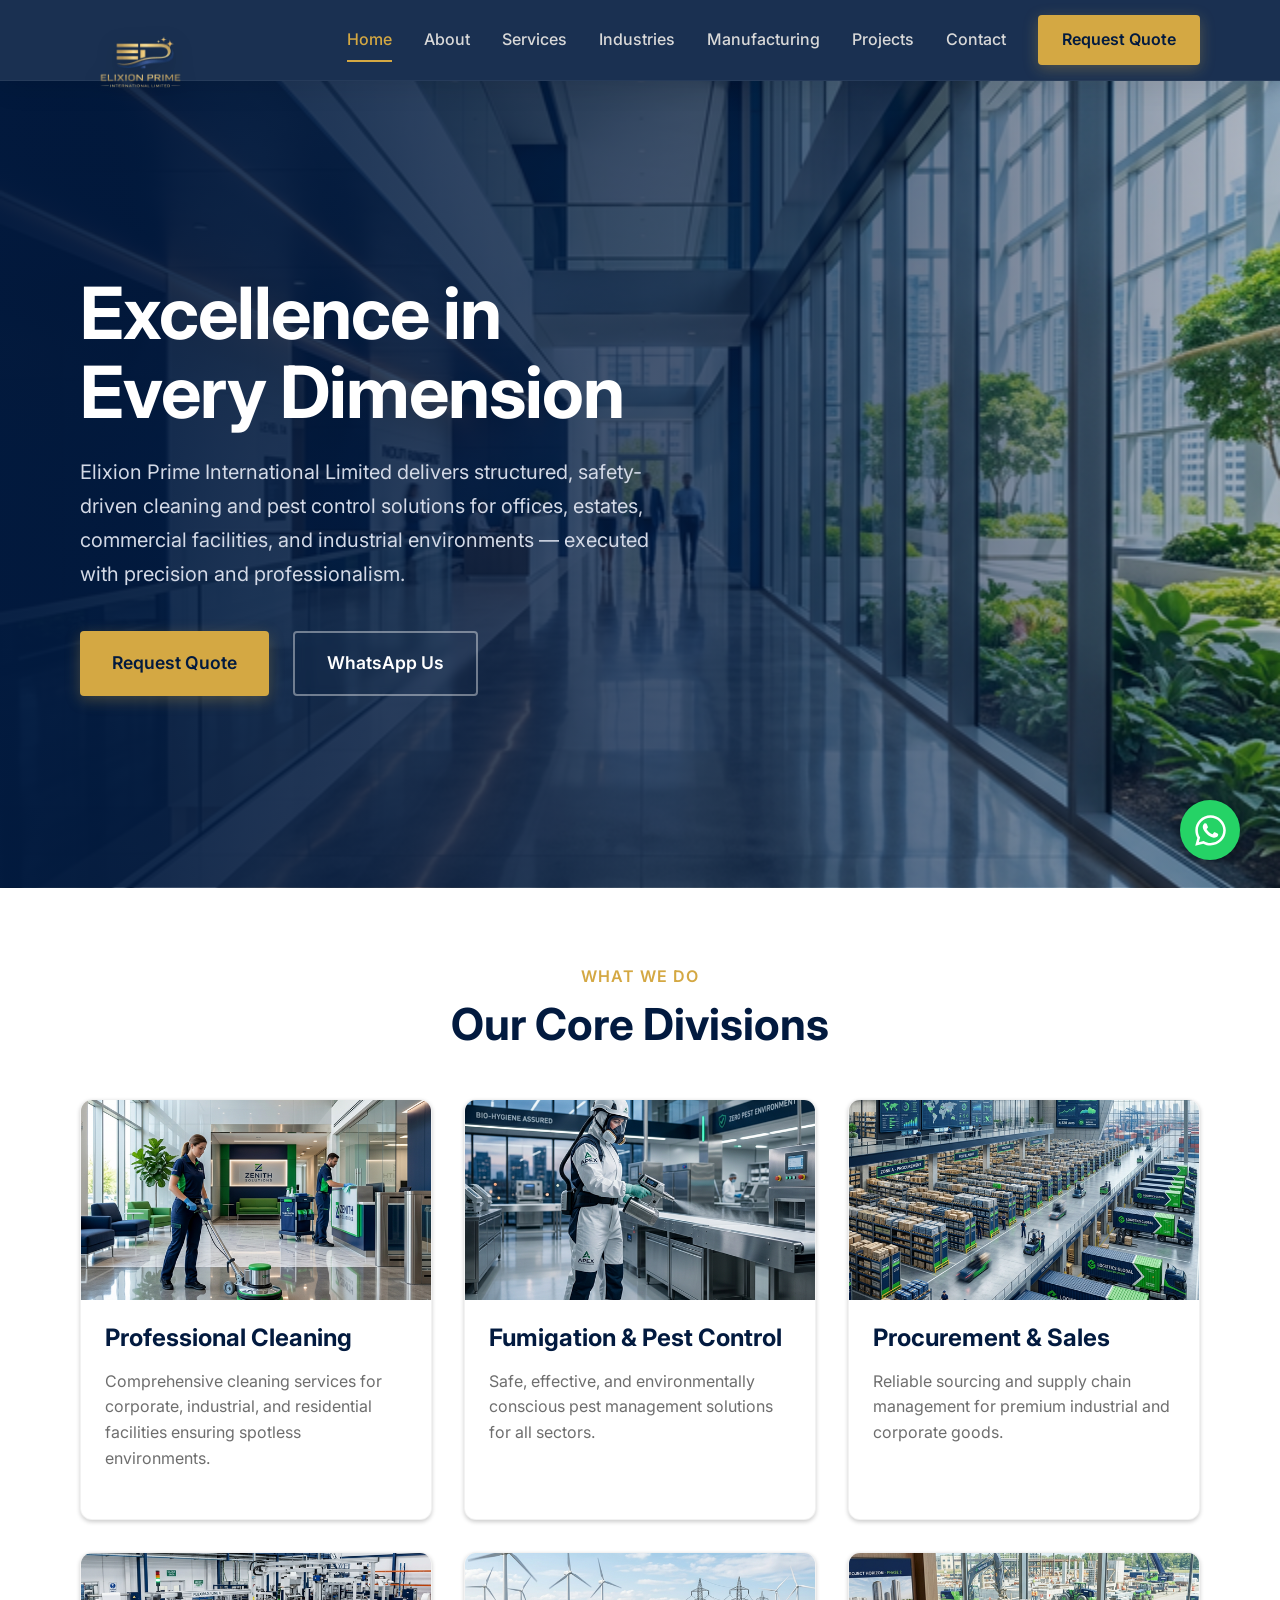
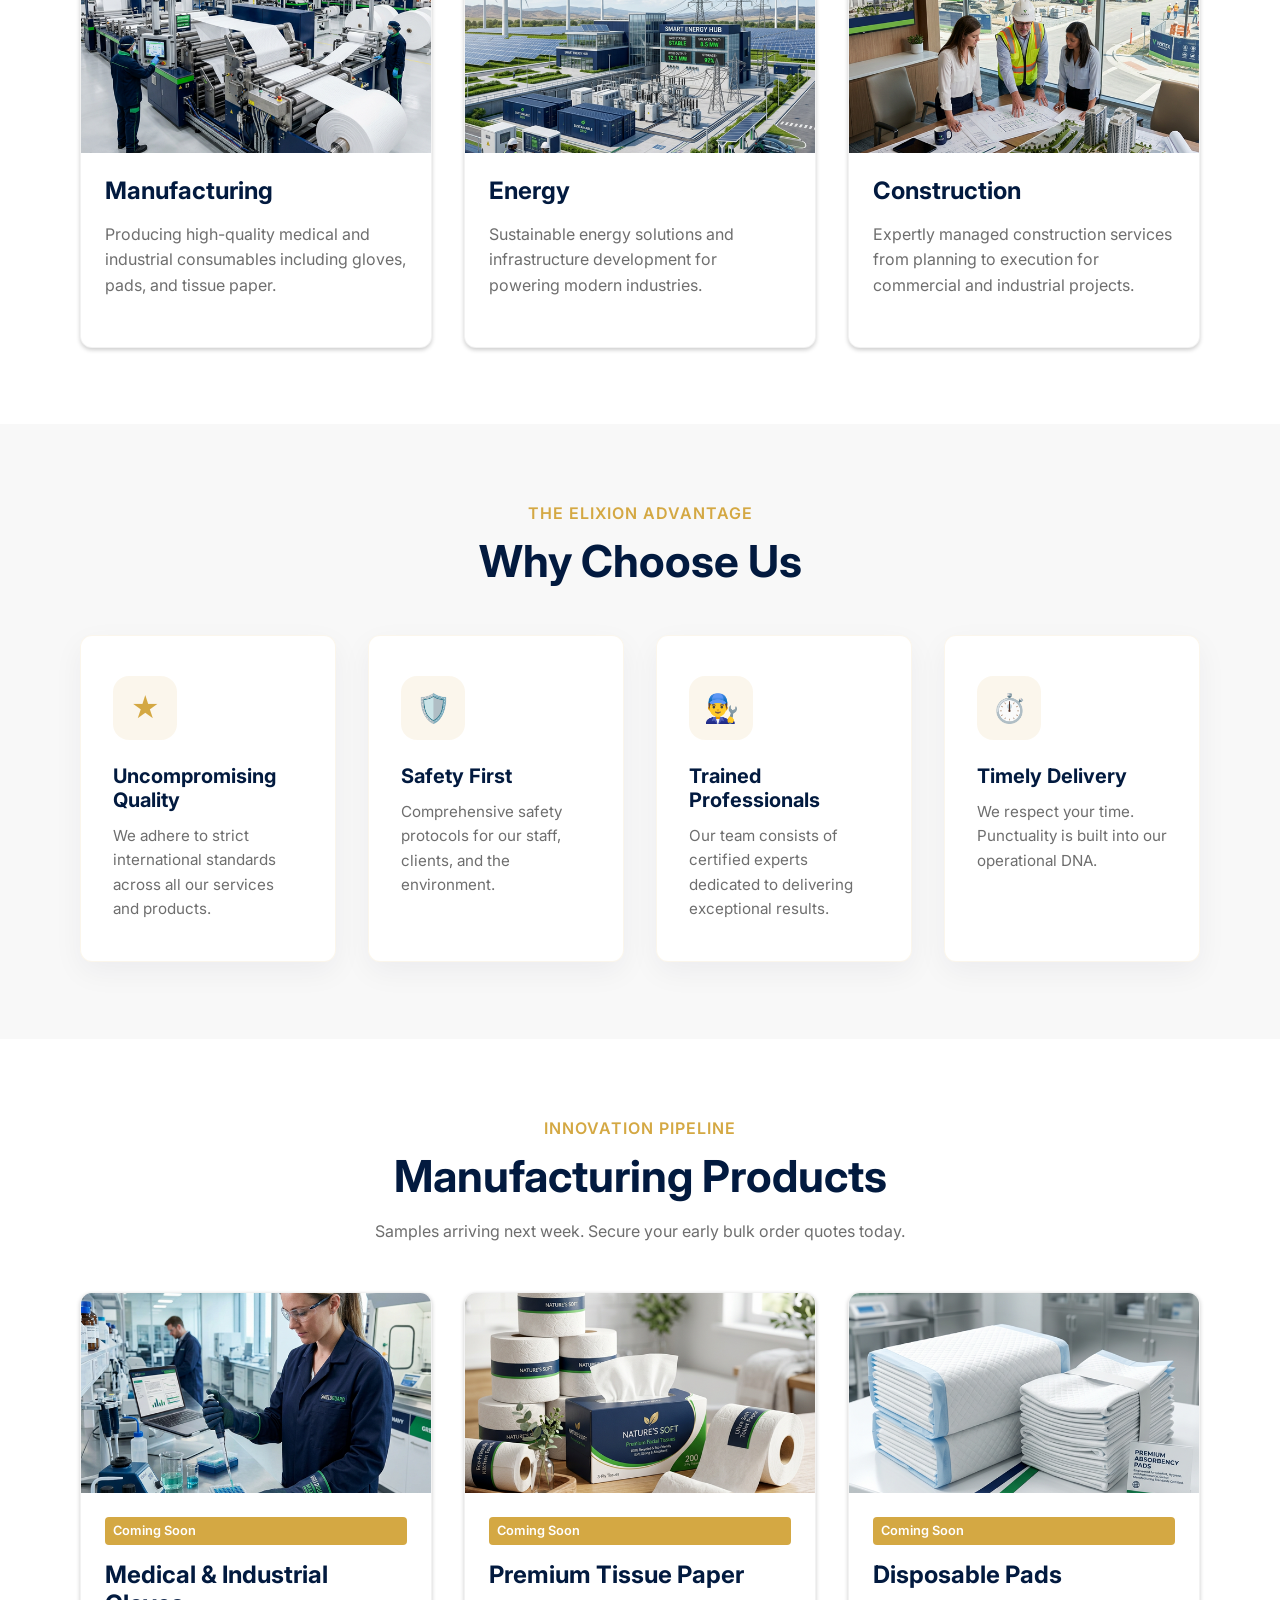
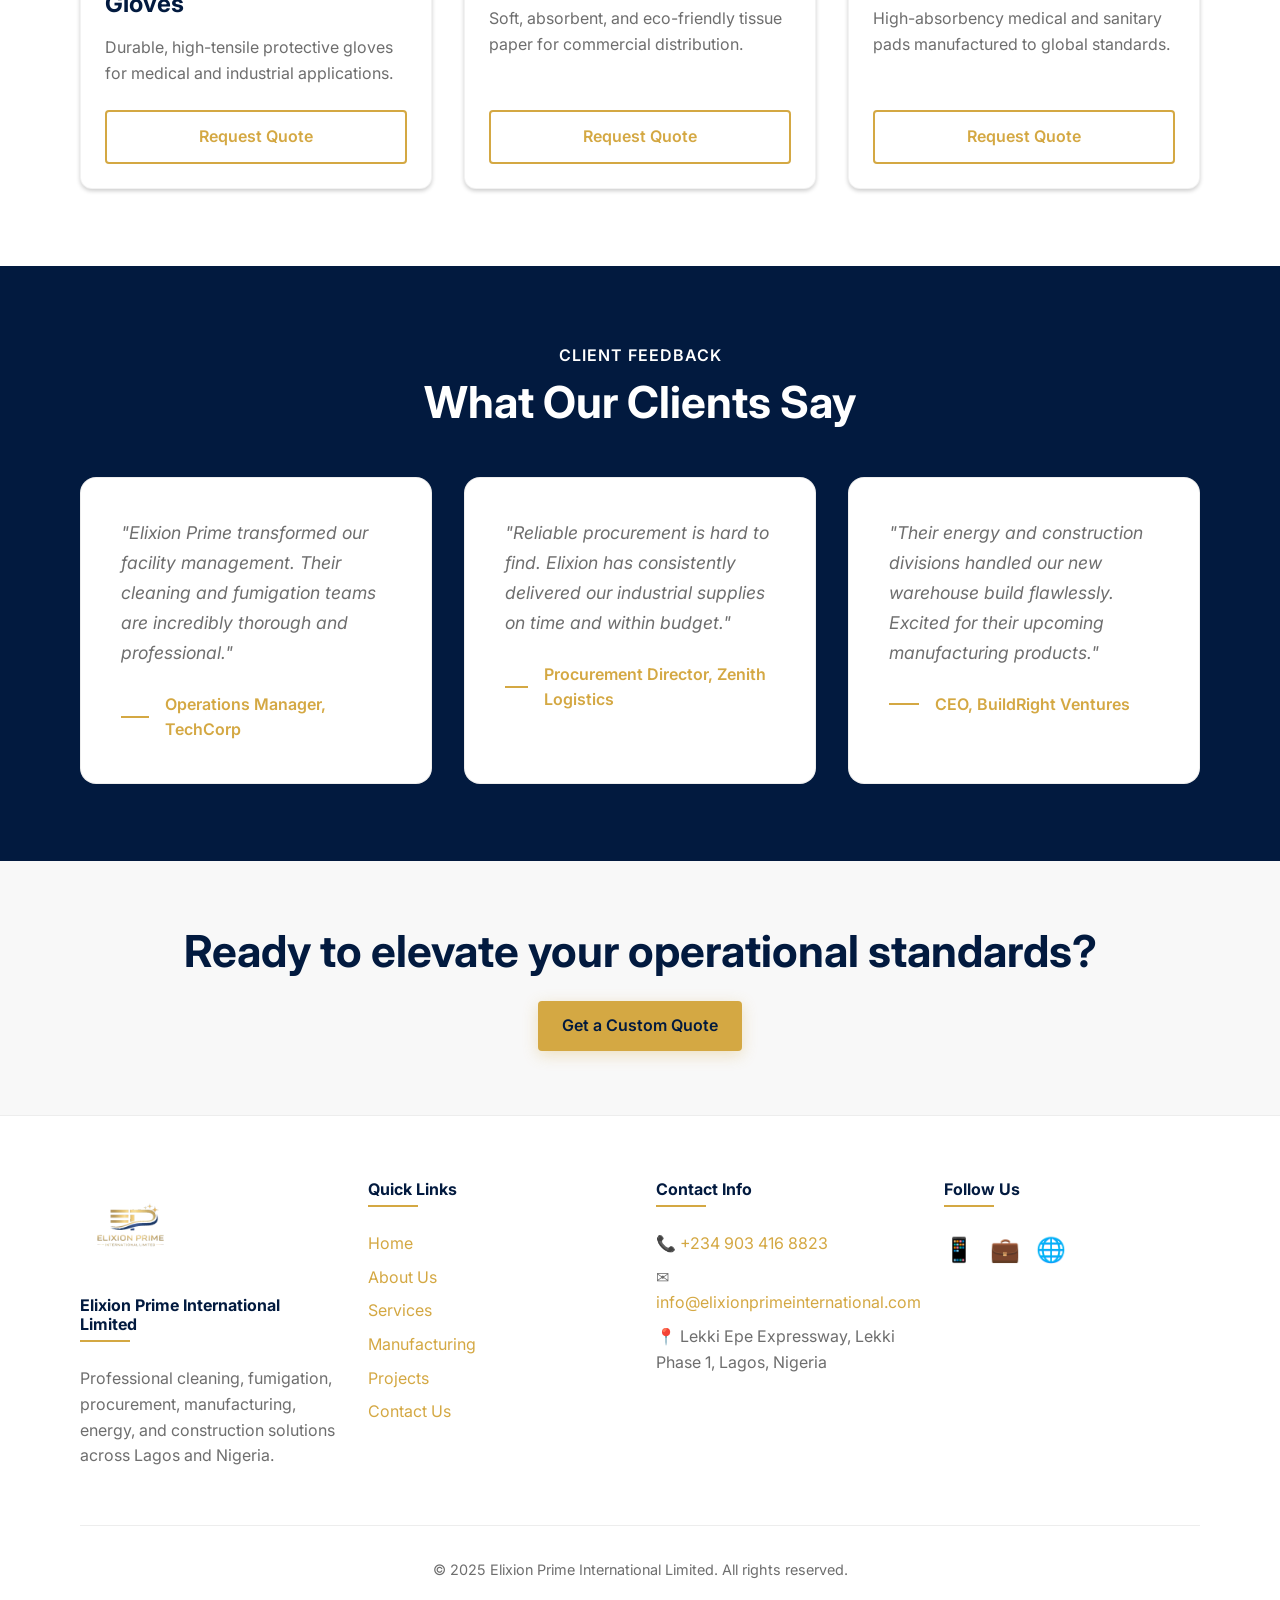
<file: index.html>
<!DOCTYPE html>
<html lang="en">

<head>
  <meta charset="UTF-8">
  <meta name="viewport" content="width=device-width, initial-scale=1.0">
  <title>Elixion Prime International | Cleaning, Procurement & Manufacturing</title>

  <meta name="description"
    content="Elixion Prime provides professional cleaning services, fumigation, procurement, and manufacturing of consumables in Nigeria.">
  <link rel="canonical" href="https://www.elixionprimeinternational.com/">
  <meta property="og:title" content="Elixion Prime International | Cleaning, Procurement & Manufacturing">
  <meta property="og:description"
    content="Elixion Prime provides professional cleaning services, fumigation, procurement, and manufacturing of consumables in Nigeria.">
  <meta property="og:url" content="https://www.elixionprimeinternational.com/">
  <meta property="og:type" content="website">
  <meta property="og:image" content="https://www.elixionprimeinternational.com/logo.png">
  <meta name="twitter:card" content="summary_large_image">
  <meta name="twitter:title" content="Elixion Prime International | Cleaning, Procurement & Manufacturing">
  <meta name="twitter:description"
    content="Elixion Prime provides professional cleaning services, fumigation, procurement, and manufacturing of consumables in Nigeria.">
  <meta name="twitter:image" content="https://www.elixionprimeinternational.com/logo.png">

  <!-- Favicons -->
  <link rel="icon" type="image/x-icon" href="favicon.ico">
  <link rel="icon" type="image/png" sizes="32x32" href="favicon-32x32.png">
  <link rel="icon" type="image/png" sizes="16x16" href="favicon-16x16.png">
  <link rel="apple-touch-icon" sizes="180x180" href="apple-touch-icon.png">
  <link rel="manifest" href="site.webmanifest">

  <!-- Schema Injection -->
  <script src="schema.js" defer></script>

  <link rel="preconnect" href="https://fonts.googleapis.com">
  <link rel="preconnect" href="https://fonts.gstatic.com" crossorigin>
  <link href="https://fonts.googleapis.com/css2?family=Inter:wght@400;500;600;700;800&display=swap" rel="stylesheet">
  <link rel="stylesheet" href="styles.css">
  <link rel="stylesheet" href="components.css">
  
  <!-- Premium Homepage Overrides -->
  <style>
    .hero {
      position: relative;
      background-image: linear-gradient(to right, rgba(2, 26, 63, 0.95) 0%, rgba(2, 26, 63, 0.7) 60%, rgba(2, 26, 63, 0.3) 100%), url('hero-bg.png') !important;
      background-size: cover !important;
      background-position: center !important;
      padding: clamp(8rem, 15vw, 12rem) 0;
      color: var(--color-white) !important;
    }

    .hero-content {
      position: relative;
      z-index: 2;
      max-width: 750px;
    }

    .hero h1 {
      color: var(--color-white) !important;
      font-size: clamp(3rem, 6vw, 4.5rem);
      margin-bottom: 1.5rem;
      letter-spacing: -1px;
      line-height: 1.1;
      text-wrap: balance;
    }

    .hero p {
      font-size: 1.25rem;
      margin-bottom: 2.5rem;
      color: #D3D9E6 !important;
      max-width: 600px;
      line-height: 1.7;
    }

    .hero-btns {
      display: flex;
      gap: 1.5rem;
      flex-wrap: wrap;
    }

    .hero-btns .btn {
      padding: 1rem 2rem;
      font-size: 1.1rem;
    }

    .features-list {
      display: grid;
      grid-template-columns: repeat(auto-fit, minmax(240px, 1fr));
      gap: 2rem;
    }

    .feature-item {
      background: var(--color-white);
      padding: 2.5rem 2rem;
      border-radius: 12px;
      box-shadow: 0 10px 30px rgba(2, 26, 63, 0.05);
      text-align: left;
      position: relative;
      overflow: hidden;
      border: 1px solid rgba(212, 168, 67, 0.1);
      transition: all 0.4s ease;
    }

    .feature-item::before {
      content: '';
      position: absolute;
      top: 0;
      left: 0;
      width: 4px;
      height: 100%;
      background: var(--color-gold);
      transform: scaleY(0);
      transform-origin: bottom;
      transition: transform 0.4s ease;
    }

    .feature-item:hover::before {
      transform: scaleY(1);
      transform-origin: top;
    }

    .feature-icon {
      display: inline-flex;
      align-items: center;
      justify-content: center;
      width: 64px;
      height: 64px;
      border-radius: 16px;
      background: rgba(212, 168, 67, 0.1);
      font-size: 1.75rem;
      color: var(--color-gold);
      margin-bottom: 1.5rem;
    }

    .feature-item h3 {
      font-size: 1.25rem;
      margin-bottom: 0.75rem;
      color: var(--color-primary);
    }
    
    .feature-item p {
      font-size: 0.95rem;
      margin-bottom: 0;
    }

    .testimonials {
      background-color: var(--color-primary) !important;
      color: var(--color-white) !important;
      position: relative;
    }

    .testimonials .section-subtitle,
    .testimonials h2 {
      color: var(--color-white) !important;
    }

    .testimonial-card {
      background: rgba(255, 255, 255, 0.03) !important;
      backdrop-filter: blur(10px);
      padding: 2.5rem;
      border-radius: 16px;
      border: 1px solid rgba(255, 255, 255, 0.08) !important;
      transition: transform 0.4s ease, box-shadow 0.4s ease;
    }

    .testimonial-card:hover {
      transform: translateY(-5px);
      box-shadow: 0 15px 30px rgba(0, 0, 0, 0.2);
      border-color: rgba(212, 168, 67, 0.3) !important;
    }

    .testimonial-text {
      font-size: 1.1rem;
      line-height: 1.7;
      font-style: italic;
      margin-bottom: 1.5rem;
      color: #E0E0E0 !important;
      position: relative;
    }

    .testimonial-author {
      font-weight: 600;
      color: var(--color-gold) !important;
      display: flex;
      align-items: center;
      gap: 1rem;
    }
    
    .testimonial-author::before {
      content: '';
      display: block;
      width: 30px;
      height: 2px;
      background: var(--color-gold);
    }
  </style>
</head>

<body>

  <!-- Header -->
  <header class="header">
    <div class="container nav-container" style="position: relative;">
      <a href="index.html" class="logo"><img src="logo.png" alt="Elixion Prime logo"></a>
      <nav aria-label="Main Navigation">
        <ul class="nav-menu">
          <li><a href="index.html" class="nav-link">Home</a></li>
          <li><a href="about.html" class="nav-link">About</a></li>
          <li><a href="services.html" class="nav-link">Services</a></li>
          <li><a href="industries.html" class="nav-link">Industries</a></li>
          <li><a href="manufacturing.html" class="nav-link">Manufacturing</a></li>
          <li><a href="projects.html" class="nav-link">Projects</a></li>
          <li><a href="contact.html" class="nav-link">Contact</a></li>
          <li><a href="#"
              onclick="window.open(window.buildWaLink('Hello Elixion Prime, I’d like to request a quote. Service: [Cleaning/Fumigation/Procurement/Manufacturing/Energy/Construction]. Location: [ ].'), '_blank'); return false;"
              class="btn btn-primary">Request Quote</a></li>
        </ul>
      </nav>
      <button class="hamburger" aria-expanded="false" aria-label="Toggle navigation">
        &#9776;
      </button>
    </div>
  </header>

  <!-- Hero Section -->
  <section class="hero">
    <div class="container">
      <div class="hero-content">
        <h1>Excellence in Every Dimension</h1>
        <p>Elixion Prime International Limited delivers structured,
          safety-driven cleaning and pest control solutions for offices,
          estates, commercial facilities, and industrial environments — executed with precision and professionalism.
        </p>
        <div class="hero-btns">
          <a href="#"
            onclick="window.open(window.buildWaLink('Hello Elixion Prime, I’d like to request a quote. Service: [Cleaning/Fumigation/Procurement/Manufacturing/Energy/Construction]. Location: [ ].'), '_blank'); return false;"
            class="btn btn-primary">Request Quote</a>
          <a href="https://wa.me/2349034168823" class="btn btn-secondary" target="_blank" rel="noopener">WhatsApp Us</a>
        </div>
      </div>
    </div>
  </section>

  <!-- Our Divisions -->
  <section class="section">
    <div class="container">
      <div class="section-header">
        <span class="section-subtitle">What We Do</span>
        <h2>Our Core Divisions</h2>
      </div>
      <div class="card-grid">
        <a href="services.html" class="card">
          <img src="cleaning-service.png" alt="Cleaning Services" class="card-img" loading="lazy" decoding="async">
          <div class="card-body">
            <h3 class="card-title">Professional Cleaning</h3>
            <p class="card-text">Comprehensive cleaning services for corporate, industrial, and residential facilities
              ensuring spotless environments.</p>
          </div>
        </a>
        <a href="services.html" class="card">
          <img src="fumigation-service.png" alt="Fumigation" class="card-img" loading="lazy" decoding="async">
          <div class="card-body">
            <h3 class="card-title">Fumigation & Pest Control</h3>
            <p class="card-text">Safe, effective, and environmentally conscious pest management solutions for all
              sectors.</p>
          </div>
        </a>
        <a href="services.html" class="card">
          <img src="procurement-service.png" alt="Procurement" class="card-img" loading="lazy" decoding="async">
          <div class="card-body">
            <h3 class="card-title">Procurement & Sales</h3>
            <p class="card-text">Reliable sourcing and supply chain management for premium industrial and corporate
              goods.</p>
          </div>
        </a>
        <a href="manufacturing.html" class="card">
          <img src="manufacturing-service.png" alt="Manufacturing" class="card-img" loading="lazy" decoding="async">
          <div class="card-body">
            <h3 class="card-title">Manufacturing</h3>
            <p class="card-text">Producing high-quality medical and industrial consumables including gloves, pads, and
              tissue paper.</p>
          </div>
        </a>
        <a href="services.html" class="card">
          <img src="energy-service.png" alt="Energy" class="card-img" loading="lazy" decoding="async">
          <div class="card-body">
            <h3 class="card-title">Energy</h3>
            <p class="card-text">Sustainable energy solutions and infrastructure development for powering modern
              industries.</p>
          </div>
        </a>
        <a href="services.html" class="card">
          <img src="construction-service.png" alt="Construction" class="card-img" loading="lazy" decoding="async">
          <div class="card-body">
            <h3 class="card-title">Construction</h3>
            <p class="card-text">Expertly managed construction services from planning to execution for commercial and
              industrial projects.</p>
          </div>
        </a>
      </div>
    </div>
  </section>

  <!-- Why Choose Us -->
  <section class="section" style="background-color: var(--color-off-white);">
    <div class="container">
      <div class="section-header">
        <span class="section-subtitle">The Elixion Advantage</span>
        <h2>Why Choose Us</h2>
      </div>
      <div class="features-list">
        <div class="feature-item">
          <div class="feature-icon">★</div>
          <h3>Uncompromising Quality</h3>
          <p>We adhere to strict international standards across all our services and products.</p>
        </div>
        <div class="feature-item">
          <div class="feature-icon">🛡️</div>
          <h3>Safety First</h3>
          <p>Comprehensive safety protocols for our staff, clients, and the environment.</p>
        </div>
        <div class="feature-item">
          <div class="feature-icon">👨‍🔧</div>
          <h3>Trained Professionals</h3>
          <p>Our team consists of certified experts dedicated to delivering exceptional results.</p>
        </div>
        <div class="feature-item">
          <div class="feature-icon">⏱️</div>
          <h3>Timely Delivery</h3>
          <p>We respect your time. Punctuality is built into our operational DNA.</p>
        </div>
      </div>
    </div>
  </section>

  <!-- Featured Manufacturing Products -->
  <section class="section">
    <div class="container">
      <div class="section-header">
        <span class="section-subtitle">Innovation Pipeline</span>
        <h2>Manufacturing Products</h2>
        <p style="color: var(--color-text-light);">Samples arriving next week. Secure your early bulk order quotes
          today.</p>
      </div>
      <div class="card-grid">
        <div class="card">
          <img src="industrial-gloves.png" alt="Industrial Gloves" class="card-img" loading="lazy" decoding="async">
          <div class="card-body">
            <span class="badge">Coming Soon</span>
            <h3 class="card-title">Medical & Industrial Gloves</h3>
            <p class="card-text">Durable, high-tensile protective gloves for medical and industrial applications.</p>
            <a href="#"
              onclick="window.open(window.buildWaLink('Hello Elixion Prime, I’d like to request a quote. Service: [Cleaning/Fumigation/Procurement/Manufacturing/Energy/Construction]. Location: [ ].'), '_blank'); return false;"
              class="btn btn-outline btn-block">Request Quote</a>
          </div>
        </div>
        <div class="card">
          <img src="tissue-paper.png" alt="Tissue Paper" class="card-img" loading="lazy" decoding="async">
          <div class="card-body">
            <span class="badge">Coming Soon</span>
            <h3 class="card-title">Premium Tissue Paper</h3>
            <p class="card-text">Soft, absorbent, and eco-friendly tissue paper for commercial distribution.</p>
            <a href="#"
              onclick="window.open(window.buildWaLink('Hello Elixion Prime, I’d like to request a quote. Service: [Cleaning/Fumigation/Procurement/Manufacturing/Energy/Construction]. Location: [ ].'), '_blank'); return false;"
              class="btn btn-outline btn-block">Request Quote</a>
          </div>
        </div>
        <div class="card">
          <img src="disposable-pads.png" alt="Disposable Pads" class="card-img" loading="lazy" decoding="async">
          <div class="card-body">
            <span class="badge">Coming Soon</span>
            <h3 class="card-title">Disposable Pads</h3>
            <p class="card-text">High-absorbency medical and sanitary pads manufactured to global standards.</p>
            <a href="#"
              onclick="window.open(window.buildWaLink('Hello Elixion Prime, I’d like to request a quote. Service: [Cleaning/Fumigation/Procurement/Manufacturing/Energy/Construction]. Location: [ ].'), '_blank'); return false;"
              class="btn btn-outline btn-block">Request Quote</a>
          </div>
        </div>
      </div>
    </div>
  </section>

  <!-- Testimonials -->
  <section class="section testimonials">
    <div class="container">
      <div class="section-header">
        <span class="section-subtitle">Client Feedback</span>
        <h2>What Our Clients Say</h2>
      </div>
      <div class="card-grid">
        <div class="testimonial-card premium-animate-up premium-delay-1">
          <p class="testimonial-text">"Elixion Prime transformed our facility management. Their cleaning and fumigation
            teams are incredibly thorough and professional."</p>
          <div class="testimonial-author">Operations Manager, TechCorp</div>
        </div>
        <div class="testimonial-card premium-animate-up premium-delay-2">
          <p class="testimonial-text">"Reliable procurement is hard to find. Elixion has consistently delivered our
            industrial supplies on time and within budget."</p>
          <div class="testimonial-author">Procurement Director, Zenith Logistics</div>
        </div>
        <div class="testimonial-card premium-animate-up premium-delay-3">
          <p class="testimonial-text">"Their energy and construction divisions handled our new warehouse build
            flawlessly. Excited for their upcoming manufacturing products."</p>
          <div class="testimonial-author">CEO, BuildRight Ventures</div>
        </div>
      </div>
    </div>
  </section>

  <!-- Final CTA -->
  <section class="cta-banner" style="background-color: var(--color-off-white) !important; color: var(--color-text-main) !important;">
    <div class="container">
      <h2 style="color: var(--color-navy) !important;">Ready to elevate your operational standards?</h2>
      <a href="#"
        onclick="window.open(window.buildWaLink('Hello Elixion Prime, I’d like to request a quote. Service: [Cleaning/Fumigation/Procurement/Manufacturing/Energy/Construction]. Location: [ ].'), '_blank'); return false;"
        class="btn btn-primary">Get a Custom Quote</a>
    </div>
  </section>

  <!-- Footer -->
  <footer class="footer">
    <div class="container">
      <div class="footer-grid">
        <div class="footer-col">
          <a href="index.html" class="footer-logo"><img src="logo.png" alt="Elixion Prime logo"></a>
          <h4>Elixion Prime International Limited</h4>
          <p>Professional cleaning, fumigation, procurement, manufacturing, energy, and construction solutions across
            Lagos and Nigeria.</p>
        </div>
        <div class="footer-col">
          <h4>Quick Links</h4>
          <ul>
            <li><a href="index.html">Home</a></li>
            <li><a href="about.html">About Us</a></li>
            <li><a href="services.html">Services</a></li>
            <li><a href="manufacturing.html">Manufacturing</a></li>
            <li><a href="projects.html">Projects</a></li>
            <li><a href="contact.html">Contact Us</a></li>
          </ul>
        </div>
        <div class="footer-col">
          <h4>Contact Info</h4>
          <ul>
            <li>&#128222; <a href="tel:+2349034168823">+234 903 416 8823</a></li>
            <li>&#9993; <a href="mailto:info@elixionprimeinternational.com">info@elixionprimeinternational.com</a></li>
            <li>&#128205; Lekki Epe Expressway, Lekki Phase 1, Lagos, Nigeria</li>
          </ul>
        </div>
        <div class="footer-col">
          <h4>Follow Us</h4>
          <div style="display: flex; gap: 1rem; margin-top: 0.5rem;">
            <a href="https://wa.me/2349034168823" target="_blank" rel="noopener" aria-label="WhatsApp"
              style="font-size: 1.5rem;">📱</a>
            <a href="#" aria-label="LinkedIn" style="font-size: 1.5rem;">💼</a>
            <a href="#" aria-label="Facebook" style="font-size: 1.5rem;">🌐</a>
          </div>
        </div>
      </div>
      <div class="footer-bottom">
        <p>&copy; 2025 Elixion Prime International Limited. All rights reserved.</p>
      </div>
    </div>
  </footer>

  <!-- WhatsApp Float -->
  <a href="https://wa.me/2349034168823" class="whatsapp-float" aria-label="Chat with Elixion on WhatsApp"
    target="_blank" rel="noopener">
    <svg xmlns="http://www.w3.org/2000/svg"
      viewBox="0 0 448 512"><!--!Font Awesome Free 6.x.x by @fontawesome - https://fontawesome.com License - https://fontawesome.com/license/free Copyright 2024 Fonticons, Inc.-->
      <path
        d="M380.9 97.1C339 55.1 283.2 32 223.9 32c-122.4 0-222 99.6-222 222 0 39.1 10.2 77.3 29.6 111L0 480l117.7-30.9c32.4 17.7 68.9 27 106.1 27h.1c122.3 0 224.1-99.6 224.1-222 0-59.3-25.2-115-67.1-157.1zm-157 341.6c-33.2 0-65.7-8.9-94-25.7l-6.7-4-69.8 18.3L72 359.2l-4.4-7c-18.5-29.4-28.2-63.3-28.2-98.2 0-101.7 82.8-184.5 184.6-184.5 49.3 0 95.6 19.2 130.4 54.1 34.8 34.9 56.2 81.2 56.1 130.5 0 101.8-84.9 184.6-186.6 184.6zm101.2-138.2c-5.5-2.8-32.8-16.2-37.9-18-5.1-1.9-8.8-2.8-12.5 2.8-3.7 5.6-14.3 18-17.6 21.8-3.2 3.7-6.5 4.2-12 1.4-32.6-16.3-54-29.1-75.5-66-5.7-9.8 5.7-9.1 16.3-30.3 1.8-3.7.9-6.9-.5-9.7-1.4-2.8-12.5-30.1-17.1-41.2-4.5-10.8-9.1-9.3-12.5-9.5-3.2-.2-6.9-.2-10.6-.2-3.7 0-9.7 1.4-14.8 6.9-5.1 5.6-19.4 19-19.4 46.3 0 27.3 19.9 53.7 22.6 57.4 2.8 3.7 39.1 59.7 94.8 83.8 35.2 15.2 49 16.5 66.6 13.9 10.7-1.6 32.8-13.4 37.4-26.4 4.6-13 4.6-24.1 3.2-26.4-1.3-2.5-5-3.9-10.5-6.6z" />
    </svg>
  </a>

  <script type="module" src="whatsapp.js" defer></script>
  <script src="main.js" defer></script>
  
  <!-- Premium Enhancements & Animations -->
  <style>
    /* 
    1. Premium Header Layout & Breakout Logo Positioning 
    */
    .header {
        background: rgba(2, 26, 63, 0.9) !important;
        backdrop-filter: blur(12px);
        -webkit-backdrop-filter: blur(12px);
        border-bottom: 1px solid rgba(255, 255, 255, 0.05);
        box-shadow: 0 4px 30px rgba(0, 0, 0, 0.1);
        position: sticky;
        top: 0;
        z-index: 1000;
    }

    .logo {
        position: relative;
        display: flex;
        align-items: center;
        height: 80px; /* matches nav-container */
        width: 140px; /* space strictly for logo */
    }

    .logo img {
        position: absolute;
        top: 20px; /* Push slightly down so it overlaps creatively below the 80px header */
        height: 120px !important;
        transition: transform 0.4s cubic-bezier(0.175, 0.885, 0.32, 1.275), filter 0.3s !important;
        transform-origin: top left;
        filter: drop-shadow(0 4px 10px rgba(0,0,0,0.3));
        z-index: 1001; /* Stay above hero */
    }

    /* Small screens: tone down logo overlap */
    @media (max-width: 768px) {
        .logo img {
            height: 80px !important;
            top: 50%;
            transform: translateY(-50%) !important;
        }
    }

    .footer-logo img {
        height: 100px !important;
        transition: transform 0.4s cubic-bezier(0.175, 0.885, 0.32, 1.275) !important;
        transform-origin: center center;
    }

        .logo img {
        /* Premium Background Hover Mechanics */
        border-radius: 100px;
        padding: 0;
        transition: transform 0.4s cubic-bezier(0.175, 0.885, 0.32, 1.275), filter 0.3s, background-color 0.4s, padding 0.4s !important;
    }

    .logo img:hover {
        transform: scale(1.05) !important;
        background-color: #ffffff;
        padding: 10px;
        box-shadow: 0 8px 25px rgba(0,0,0,0.15);
    }
    
    .footer-logo img:hover {
        transform: scale(1.05) !important;
    }

    /* 2. Advanced Button "Shine" Animation */
    .btn-primary {
        background: var(--color-gold) !important;
        color: var(--color-primary) !important;
        position: relative;
        overflow: hidden;
        z-index: 1;
        transform-style: preserve-3d;
        border: none;
        box-shadow: 0 4px 15px rgba(212, 168, 67, 0.3);
    }

    .btn-primary:hover {
        transform: translateY(-2px);
        box-shadow: 0 8px 25px rgba(212, 168, 67, 0.4);
    }

    .btn-primary::after {
        content: '';
        position: absolute;
        top: 0;
        left: -100%;
        width: 50%;
        height: 100%;
        background: linear-gradient(to right, rgba(255, 255, 255, 0) 0%, rgba(255, 255, 255, 0.5) 50%, rgba(255, 255, 255, 0) 100%);
        transform: skewX(-25deg);
        animation: shine 4s infinite;
        z-index: -1;
    }

    .hero .btn-secondary {
        border-color: rgba(255,255,255,0.4) !important;
        color: #fff !important;
        backdrop-filter: blur(4px);
    }
    
    .hero .btn-secondary:hover {
        background: #fff !important;
        color: var(--color-primary) !important;
    }

    @keyframes shine {
        0% { left: -100%; }
        20% { left: 200%; }
        100% { left: 200%; }
    }

    /* 3. Advanced Card 3D Hover & Micro-interactions */
    .card {
        transition: transform 0.5s cubic-bezier(0.175, 0.885, 0.32, 1.275), box-shadow 0.5s ease;
        will-change: transform;
        border: 1px solid rgba(0,0,0,0.05);
        border-radius: 12px;
        overflow: hidden;
    }
    
    .card .card-img {
        transition: transform 0.6s ease;
    }

    .card:hover {
        transform: translateY(-10px);
        box-shadow: 0 20px 40px rgba(2, 26, 63, 0.08), 0 5px 15px rgba(2, 26, 63, 0.05);
        border-color: rgba(212, 168, 67, 0.3);
    }
    
    .card:hover .card-img {
        transform: scale(1.05);
    }

    /* 4. Scroll Animations */
    .premium-animate-up {
        opacity: 0;
        transform: translateY(40px);
        transition: opacity 0.8s cubic-bezier(0.25, 0.46, 0.45, 0.94),
            transform 0.8s cubic-bezier(0.25, 0.46, 0.45, 0.94);
        will-change: opacity, transform;
    }

    .premium-animate-up.is-visible {
        opacity: 1;
        transform: translateY(0);
    }

    .premium-delay-1 { transition-delay: 0.1s; }
    .premium-delay-2 { transition-delay: 0.2s; }
    .premium-delay-3 { transition-delay: 0.3s; }
    .premium-delay-4 { transition-delay: 0.4s; }

    html {
        scroll-behavior: smooth;
    }
    
    .card-img {
        background: var(--color-off-white);
    }
  </style>

  <script>
    document.addEventListener("DOMContentLoaded", () => {
        // Setup Elements for Animation
        const targets = document.querySelectorAll('.section-subtitle, h2, .card, .feature-item, .testimonial-card');

        targets.forEach((el, index) => {
            el.classList.add('premium-animate-up');
            // Staggered delay logic
            if (el.parentElement && (el.parentElement.classList.contains('card-grid') || el.parentElement.classList.contains('features-list'))) {
                const siblingIndex = Array.from(el.parentElement.children).indexOf(el);
                const delayClass = 'premium-delay-' + ((siblingIndex % 4) + 1);
                el.classList.add(delayClass);
            }
        });

        const observerOptions = {
            root: null,
            rootMargin: '0px 0px -10% 0px',
            threshold: 0.1
        };

        const observer = new IntersectionObserver((entries, observer) => {
            entries.forEach(entry => {
                if (entry.isIntersecting) {
                    entry.target.classList.add('is-visible');
                    observer.unobserve(entry.target);
                }
            });
        }, observerOptions);

        document.querySelectorAll('.premium-animate-up').forEach(el => {
            const rect = el.getBoundingClientRect();
            if (rect.top < window.innerHeight) {
                setTimeout(() => { el.classList.add('is-visible'); }, 50);
            } else {
                observer.observe(el);
            }
        });
    });
  </script>
</body>

</html>
</file>
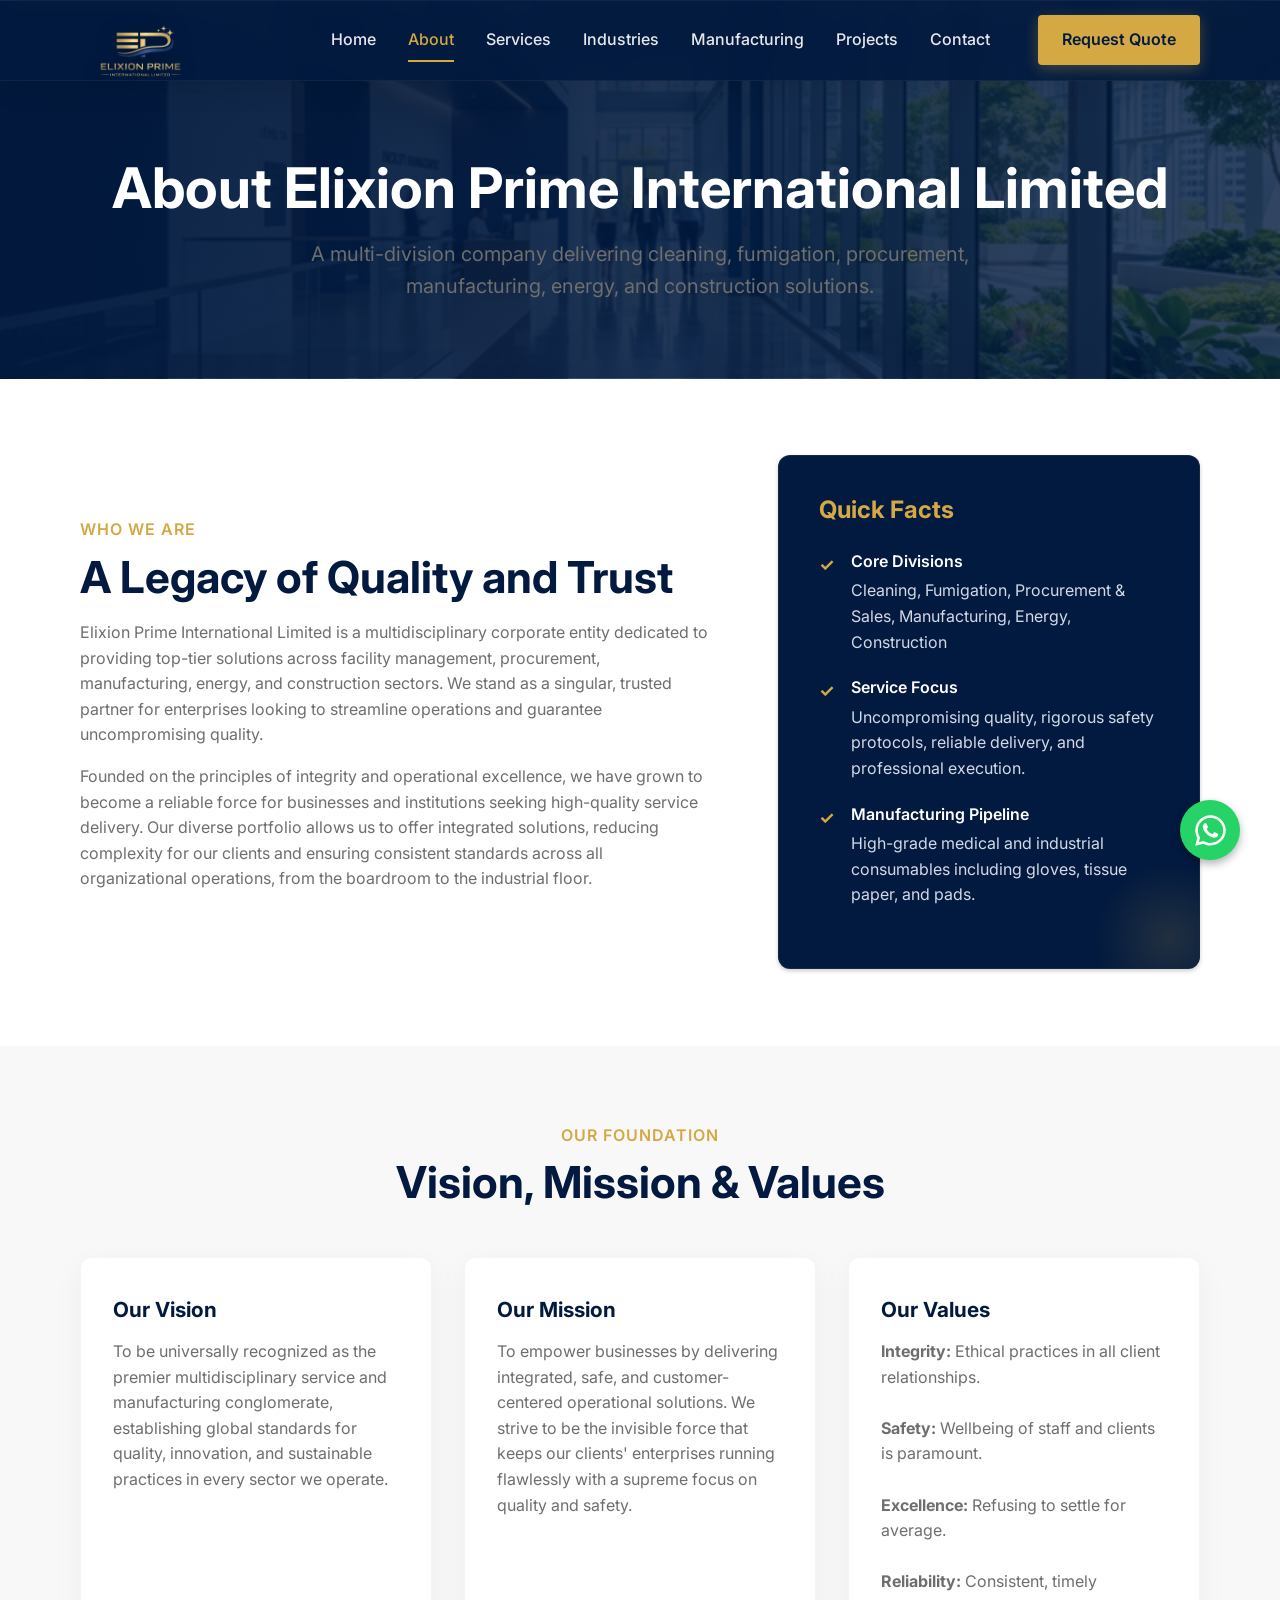
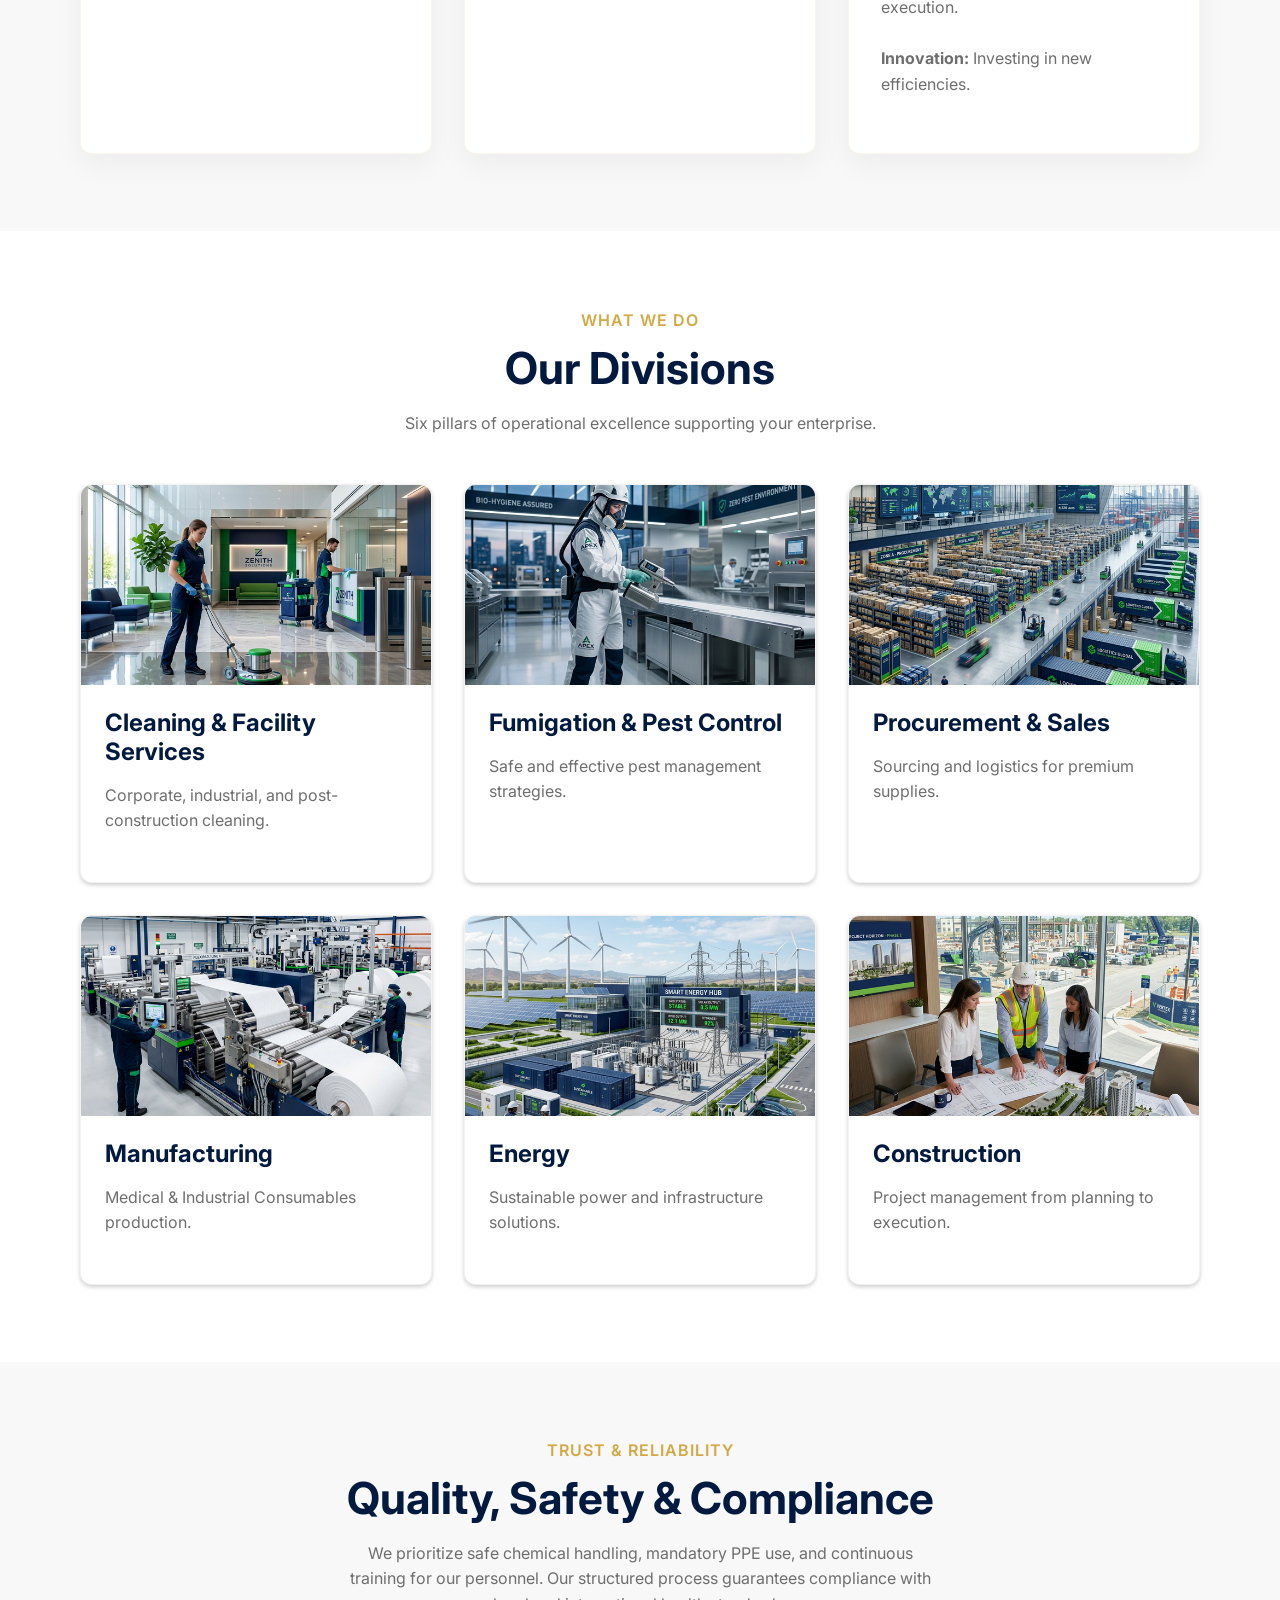
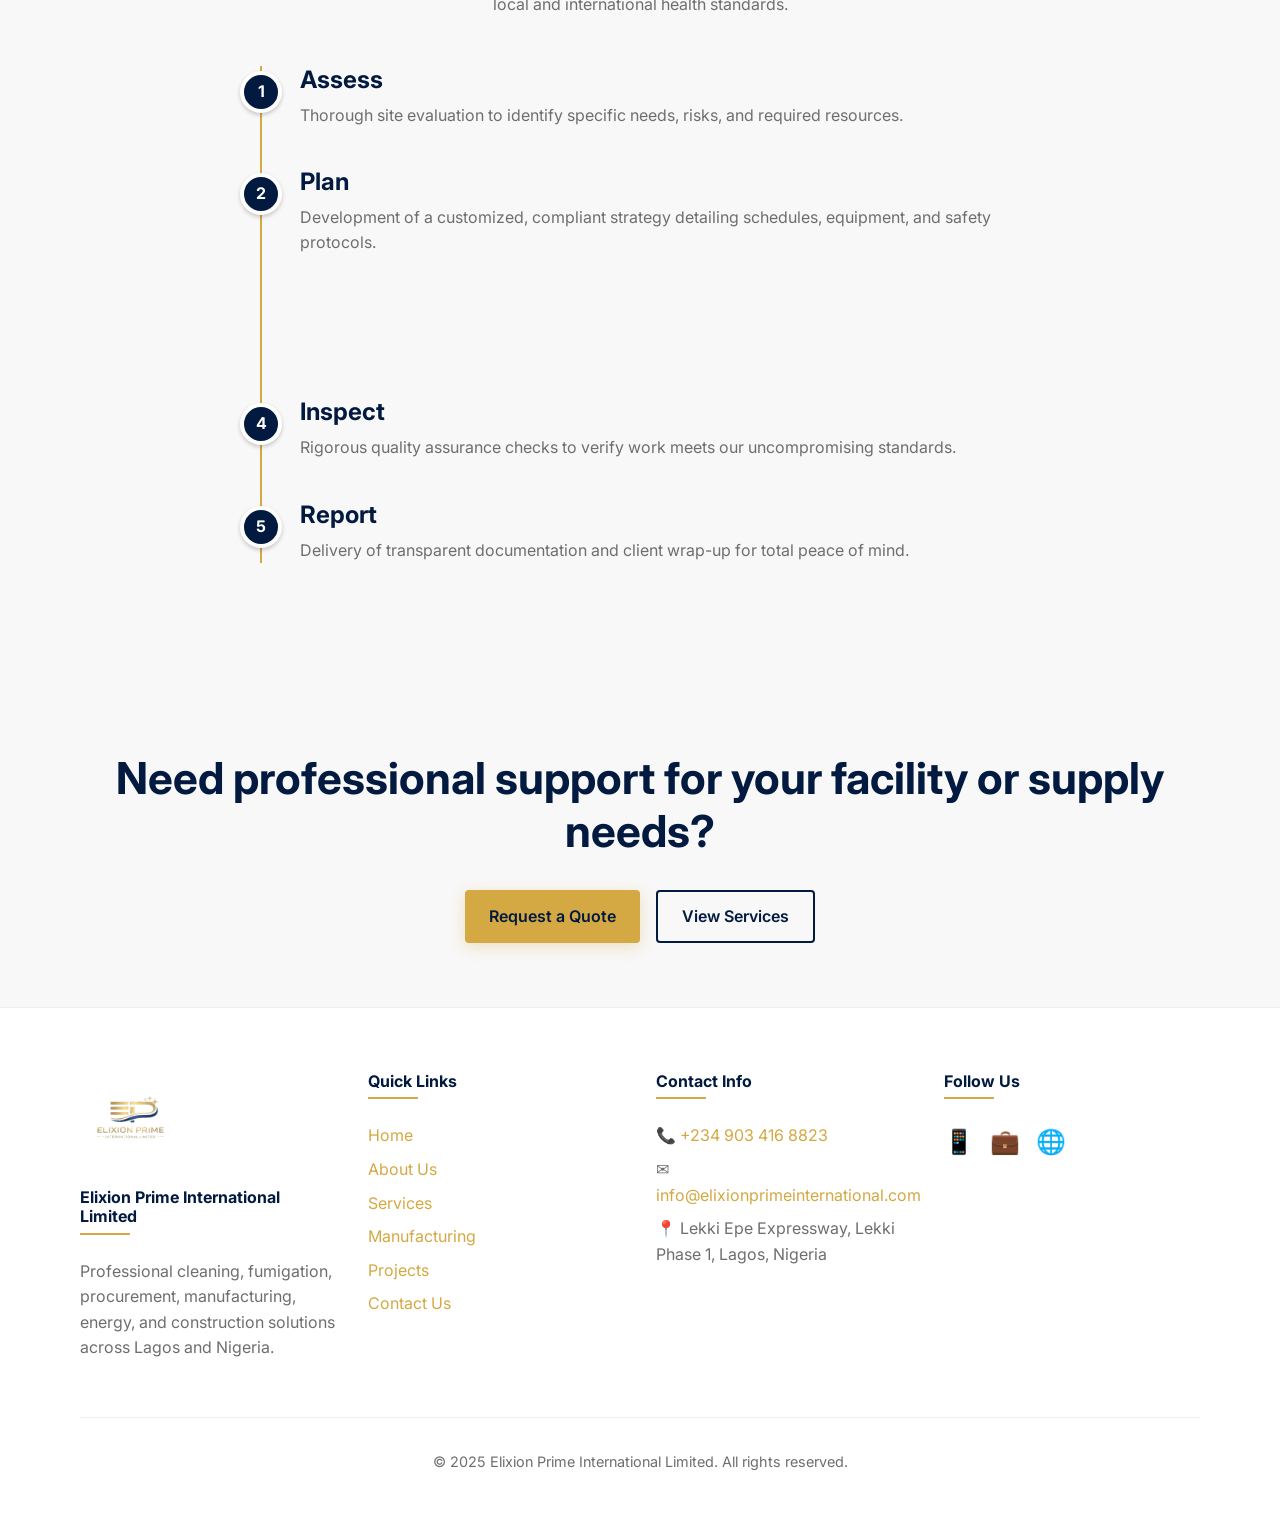
<file: about.html>
<!DOCTYPE html>
<html lang="en">

<head>
    <meta charset="UTF-8">
    <meta name="viewport" content="width=device-width, initial-scale=1.0">
    <title>About Us | Elixion Prime International</title>
    <meta name="description"
        content="Learn about Elixion Prime International Limited, our mission, vision, and core values. A multi-division company delivering cleaning, fumigation, procurement, manufacturing, energy, and construction solutions.">

    <!-- Open Graph Placeholders -->
    <meta property="og:title" content="About Us - Elixion Prime International Limited">
    <meta property="og:description"
        content="A multi-division company delivering cleaning, fumigation, procurement, manufacturing, energy, and construction solutions.">
    <meta property="og:image" content="https://www.elixionprimeinternational.com/logo.png">
    <meta property="og:url" content="https://www.elixionprime.com/about.html">

    <link rel="preconnect" href="https://fonts.googleapis.com">
    <link rel="preconnect" href="https://fonts.gstatic.com" crossorigin>
    <link href="https://fonts.googleapis.com/css2?family=Inter:wght@400;500;600;700;800&display=swap" rel="stylesheet">
    <link rel="stylesheet" href="styles.css">
    <link rel="stylesheet" href="components.css">
    
    <style>
        /* Premium Page Overrides */
        .page-hero {
            position: relative;
            background-color: var(--color-primary) !important;
            background-image: linear-gradient(to right, rgba(2, 26, 63, 0.95) 0%, rgba(2, 26, 63, 0.8) 100%), url('hero-bg.png') !important;
            background-size: cover !important;
            background-position: center !important;
            padding: clamp(8rem, 12vw, 10rem) 0 clamp(4rem, 6vw, 6rem) !important;
            color: var(--color-white) !important;
            margin-top: -80px; /* Pull up behind the transparent header */
            text-align: center;
        }

        .page-hero h1 {
            color: var(--color-white) !important;
            font-size: clamp(2.5rem, 5vw, 3.5rem);
            margin-bottom: 1rem;
            position: relative;
            z-index: 2;
        }

        .page-hero p {
            position: relative;
            z-index: 2;
        }

        .about-grid {
            display: grid;
            grid-template-columns: 3fr 2fr;
            gap: 4rem;
            align-items: center;
        }

        @media (max-width: 992px) {
            .about-grid {
                grid-template-columns: 1fr;
            }
        }

        .value-cards {
            display: grid;
            grid-template-columns: repeat(auto-fit, minmax(280px, 1fr));
            gap: 2rem;
            margin-top: 3rem;
        }

        .value-card {
            background: var(--color-white);
            padding: 2.5rem 2rem;
            border-radius: 12px;
            box-shadow: 0 10px 30px rgba(2, 26, 63, 0.05);
            text-align: left;
            border: 1px solid rgba(212, 168, 67, 0.1);
            position: relative;
            overflow: hidden;
            transition: all 0.4s ease;
            height: 100%;
        }

        .value-card::before {
            content: '';
            position: absolute;
            top: 0;
            left: 0;
            width: 4px;
            height: 100%;
            background: var(--color-gold);
            transform: scaleY(0);
            transform-origin: bottom;
            transition: transform 0.4s ease;
        }

        .value-card:hover {
            transform: translateY(-5px);
            box-shadow: 0 15px 30px rgba(2, 26, 63, 0.08);
        }

        .value-card:hover::before {
            transform: scaleY(1);
            transform-origin: top;
        }
        
        .value-card h3 {
            color: var(--color-primary) !important;
            font-size: 1.3rem;
            margin-bottom: 1rem;
        }

        .quick-facts-card {
            background-color: var(--color-primary) !important;
            color: var(--color-white);
            padding: 2.5rem;
            border-radius: 12px;
            box-shadow: 0 15px 30px rgba(0,0,0,0.15);
            position: relative;
            overflow: hidden;
            border: 1px solid rgba(212, 168, 67, 0.1) !important;
        }

        .quick-facts-card::after {
            content: '';
            position: absolute;
            bottom: 0;
            right: 0;
            width: 150px;
            height: 150px;
            background: radial-gradient(circle, rgba(212, 168, 67, 0.15) 0%, transparent 70%);
            border-radius: 50%;
            transform: translate(30%, 30%);
            pointer-events: none;
        }

        .quick-facts-card h3 {
            color: var(--color-gold) !important;
            margin-bottom: 1.5rem;
            display: inline-block;
            border-bottom: none;
            font-size: 1.5rem;
        }

        .quick-facts-list {
            list-style: none;
            padding: 0;
            margin: 0;
        }

        .quick-facts-list li {
            margin-bottom: 1.25rem !important;
            padding-left: 2rem;
            position: relative;
            color: #D3D9E6 !important;
            line-height: 1.6;
        }

        .quick-facts-list li::before {
            content: '\2713';
            color: var(--color-gold);
            position: absolute;
            left: 0;
            top: 2px;
            font-weight: bold;
            font-size: 1.1rem;
        }

        .quick-facts-list strong {
            color: var(--color-white);
            font-weight: 600;
            display: block;
            margin-bottom: 0.25rem;
        }
    </style>
</head>

<body>

    <!-- Header -->
    <header class="header">
        <div class="container nav-container" style="position: relative;">
            <a href="index.html" class="logo"><img src="logo.png" alt="Elixion Prime logo"></a>
            <nav aria-label="Main Navigation">
                <ul class="nav-menu">
                    <li><a href="index.html" class="nav-link">Home</a></li>
                    <li><a href="about.html" class="nav-link active">About</a></li>
                    <li><a href="services.html" class="nav-link">Services</a></li>
                    <li><a href="industries.html" class="nav-link">Industries</a></li>
                    <li><a href="manufacturing.html" class="nav-link">Manufacturing</a></li>
                    <li><a href="projects.html" class="nav-link">Projects</a></li>
                    <li><a href="contact.html" class="nav-link">Contact</a></li>
                    <li><a href="#"
                            onclick="window.open(window.buildWaLink('Hello Elixion Prime, I’d like to request a quote. Service: [Cleaning/Fumigation/Procurement/Manufacturing/Energy/Construction]. Location: [ ].'), '_blank'); return false;"
                            class="btn btn-primary" style="margin-left: 1rem;">Request Quote</a></li>
                </ul>
            </nav>
            <button class="hamburger" aria-expanded="false" aria-label="Toggle navigation">
                &#9776;
            </button>
        </div>
    </header>

    <!-- Page Hero -->
    <section class="page-hero">
        <div class="container">
            <h1>About Elixion Prime International Limited</h1>
            <p style="font-size: 1.25rem; max-width: 800px; margin: 0 auto; color: #E0E0E0;">A multi-division company
                delivering cleaning, fumigation, procurement, manufacturing, energy, and construction solutions.</p>
        </div>
    </section>

    <!-- Company Overview -->
    <section class="section">
        <div class="container about-grid">
            <div class="overview-text">
                <span class="section-subtitle">Who We Are</span>
                <h2>A Legacy of Quality and Trust</h2>
                <p>Elixion Prime International Limited is a multidisciplinary corporate entity dedicated to providing
                    top-tier solutions across facility management, procurement, manufacturing, energy, and construction
                    sectors. We stand as a singular, trusted partner for enterprises looking to streamline operations
                    and guarantee uncompromising quality.</p>
                <p>Founded on the principles of integrity and operational excellence, we have grown to become a reliable
                    force for businesses and institutions seeking high-quality service delivery. Our diverse
                    portfolio allows us to offer integrated solutions, reducing complexity for our clients and ensuring
                    consistent standards across all organizational operations, from the boardroom to the industrial
                    floor.</p>
            </div>

            <div class="quick-facts-card premium-animate-up">
                <h3>Quick Facts</h3>
                <ul class="quick-facts-list">
                    <li><strong>Core Divisions</strong> Cleaning, Fumigation, Procurement & Sales, Manufacturing, Energy, Construction</li>
                    <li><strong>Service Focus</strong> Uncompromising quality, rigorous safety protocols, reliable delivery, and professional execution.</li>
                    <li><strong>Manufacturing Pipeline</strong> High-grade medical and industrial consumables including gloves, tissue paper, and pads.</li>
                </ul>
            </div>
        </div>
    </section>

    <!-- Mission, Vision & Values -->
    <section class="section" style="background-color: var(--color-off-white);">
        <div class="container">
            <div class="section-header">
                <span class="section-subtitle">Our Foundation</span>
                <h2>Vision, Mission & Values</h2>
            </div>
            <div class="value-cards">
                <div class="value-card premium-animate-up premium-delay-1">
                    <h3>Our Vision</h3>
                    <p>To be universally recognized as the premier multidisciplinary service and manufacturing
                        conglomerate, establishing global standards for quality, innovation, and sustainable practices
                        in every sector we operate.</p>
                </div>
                <div class="value-card premium-animate-up premium-delay-2">
                    <h3>Our Mission</h3>
                    <p>To empower businesses by delivering integrated, safe, and customer-centered operational
                        solutions. We strive to be the invisible force that keeps our clients' enterprises running
                        flawlessly with a supreme focus on quality and safety.</p>
                </div>
                <div class="value-card premium-animate-up premium-delay-3">
                    <h3>Our Values</h3>
                    <p><strong>Integrity:</strong> Ethical practices in all client relationships.<br><br>
                        <strong>Safety:</strong> Wellbeing of staff and clients is paramount.<br><br>
                        <strong>Excellence:</strong> Refusing to settle for average.<br><br>
                        <strong>Reliability:</strong> Consistent, timely execution.<br><br>
                        <strong>Innovation:</strong> Investing in new efficiencies.
                    </p>
                </div>
            </div>
        </div>
    </section>

    <!-- Our Divisions Grid -->
    <section class="section">
        <div class="container">
            <div class="section-header">
                <span class="section-subtitle">What We Do</span>
                <h2>Our Divisions</h2>
                <p style="color: var(--color-text-light);">Six pillars of operational excellence supporting your enterprise.</p>
            </div>
            <div class="card-grid">
                <a href="services.html" class="card">
                    <img src="cleaning-service.png" alt="Cleaning Services" class="card-img" loading="lazy" decoding="async">
                    <div class="card-body">
                        <h3 class="card-title">Cleaning & Facility Services</h3>
                        <p class="card-text">Corporate, industrial, and post-construction cleaning.</p>
                    </div>
                </a>
                <a href="services.html" class="card">
                    <img src="fumigation-service.png" alt="Fumigation" class="card-img" loading="lazy" decoding="async">
                    <div class="card-body">
                        <h3 class="card-title">Fumigation & Pest Control</h3>
                        <p class="card-text">Safe and effective pest management strategies.</p>
                    </div>
                </a>
                <a href="services.html" class="card">
                    <img src="procurement-service.png" alt="Procurement" class="card-img" loading="lazy" decoding="async">
                    <div class="card-body">
                        <h3 class="card-title">Procurement & Sales</h3>
                        <p class="card-text">Sourcing and logistics for premium supplies.</p>
                    </div>
                </a>
                <a href="manufacturing.html" class="card">
                    <img src="manufacturing-service.png" alt="Manufacturing" class="card-img" loading="lazy" decoding="async">
                    <div class="card-body">
                        <h3 class="card-title">Manufacturing</h3>
                        <p class="card-text">Medical & Industrial Consumables production.</p>
                    </div>
                </a>
                <a href="services.html" class="card">
                    <img src="energy-service.png" alt="Energy" class="card-img" loading="lazy" decoding="async">
                    <div class="card-body">
                        <h3 class="card-title">Energy</h3>
                        <p class="card-text">Sustainable power and infrastructure solutions.</p>
                    </div>
                </a>
                <a href="services.html" class="card">
                    <img src="construction-service.png" alt="Construction" class="card-img" loading="lazy" decoding="async">
                    <div class="card-body">
                        <h3 class="card-title">Construction</h3>
                        <p class="card-text">Project management from planning to execution.</p>
                    </div>
                </a>
            </div>
        </div>
    </section>

    <!-- Quality, Safety & Compliance -->
    <section class="section" style="background-color: var(--color-off-white);">
        <div class="container">
            <div class="section-header">
                <span class="section-subtitle">Trust & Reliability</span>
                <h2>Quality, Safety & Compliance</h2>
                <p style="max-width: 600px; margin: 0 auto; color: var(--color-text-light);">We prioritize safe chemical
                    handling, mandatory PPE use, and continuous training for our personnel. Our structured process
                    guarantees compliance with local and international health standards.</p>
            </div>

            <div class="process-timeline">
                <div class="timeline-step premium-animate-up">
                    <div class="step-marker">1</div>
                    <h3>Assess</h3>
                    <p>Thorough site evaluation to identify specific needs, risks, and required resources.</p>
                </div>
                <div class="timeline-step premium-animate-up">
                    <div class="step-marker">2</div>
                    <h3>Plan</h3>
                    <p>Development of a customized, compliant strategy detailing schedules, equipment, and safety
                        protocols.</p>
                </div>
                <div class="timeline-step premium-animate-up">
                    <div class="step-marker">3</div>
                    <h3>Execute</h3>
                    <p>Implementation by trained professionals utilizing appropriate PPE and specialized tools.</p>
                </div>
                <div class="timeline-step premium-animate-up">
                    <div class="step-marker">4</div>
                    <h3>Inspect</h3>
                    <p>Rigorous quality assurance checks to verify work meets our uncompromising standards.</p>
                </div>
                <div class="timeline-step premium-animate-up">
                    <div class="step-marker">5</div>
                    <h3>Report</h3>
                    <p>Delivery of transparent documentation and client wrap-up for total peace of mind.</p>
                </div>
            </div>
        </div>
    </section>

    <!-- CTA Strip -->
    <section class="cta-banner" style="background-color: var(--color-off-white) !important; color: var(--color-text-main) !important;">
        <div class="container">
            <h2 style="color: var(--color-navy) !important;">Need professional support for your facility or supply needs?</h2>
            <div style="display: flex; gap: 1rem; justify-content: center; flex-wrap: wrap; margin-top: 2rem;">
                <a href="#"
                    onclick="window.open(window.buildWaLink('Hello Elixion Prime, I’d like to request a quote. Service: [Cleaning/Fumigation/Procurement/Manufacturing/Energy/Construction]. Location: [ ].'), '_blank'); return false;"
                    class="btn btn-primary">Request a Quote</a>
                <a href="services.html" class="btn btn-secondary">View Services</a>
            </div>
        </div>
    </section>

    <!-- Footer -->
    <footer class="footer">
        <div class="container">
            <div class="footer-grid">
                <div class="footer-col">
                    <a href="index.html" class="footer-logo"><img src="logo.png" alt="Elixion Prime logo"></a>
                    <h4>Elixion Prime International Limited</h4>
                    <p>Professional cleaning, fumigation, procurement, manufacturing, energy, and construction solutions
                        across Lagos and Nigeria.</p>
                </div>
                <div class="footer-col">
                    <h4>Quick Links</h4>
                    <ul>
                        <li><a href="index.html">Home</a></li>
                        <li><a href="about.html">About Us</a></li>
                        <li><a href="services.html">Services</a></li>
                        <li><a href="manufacturing.html">Manufacturing</a></li>
                        <li><a href="projects.html">Projects</a></li>
                        <li><a href="contact.html">Contact Us</a></li>
                    </ul>
                </div>
                <div class="footer-col">
                    <h4>Contact Info</h4>
                    <ul>
                        <li>&#128222; <a href="tel:+2349034168823">+234 903 416 8823</a></li>
                        <li>&#9993; <a href="mailto:info@elixionprimeinternational.com">info@elixionprimeinternational.com</a></li>
                        <li>&#128205; Lekki Epe Expressway, Lekki Phase 1, Lagos, Nigeria</li>
                    </ul>
                </div>
                <div class="footer-col">
                    <h4>Follow Us</h4>
                    <div style="display: flex; gap: 1rem; margin-top: 0.5rem;">
                        <a href="https://wa.me/2349034168823" target="_blank" rel="noopener" aria-label="WhatsApp"
                            style="font-size: 1.5rem;">📱</a>
                        <a href="#" aria-label="LinkedIn" style="font-size: 1.5rem;">💼</a>
                        <a href="#" aria-label="Facebook" style="font-size: 1.5rem;">🌐</a>
                    </div>
                </div>
            </div>
            <div class="footer-bottom">
                <p>&copy; 2025 Elixion Prime International Limited. All rights reserved.</p>
            </div>
        </div>
    </footer>

    <!-- WhatsApp Float -->
    <a href="https://wa.me/2349034168823" class="whatsapp-float" aria-label="Chat with Elixion on WhatsApp"
        target="_blank" rel="noopener">
        <svg xmlns="http://www.w3.org/2000/svg" viewBox="0 0 448 512">
            <path
                d="M380.9 97.1C339 55.1 283.2 32 223.9 32c-122.4 0-222 99.6-222 222 0 39.1 10.2 77.3 29.6 111L0 480l117.7-30.9c32.4 17.7 68.9 27 106.1 27h.1c122.3 0 224.1-99.6 224.1-222 0-59.3-25.2-115-67.1-157.1zm-157 341.6c-33.2 0-65.7-8.9-94-25.7l-6.7-4-69.8 18.3L72 359.2l-4.4-7c-18.5-29.4-28.2-63.3-28.2-98.2 0-101.7 82.8-184.5 184.6-184.5 49.3 0 95.6 19.2 130.4 54.1 34.8 34.9 56.2 81.2 56.1 130.5 0 101.8-84.9 184.6-186.6 184.6zm101.2-138.2c-5.5-2.8-32.8-16.2-37.9-18-5.1-1.9-8.8-2.8-12.5 2.8-3.7 5.6-14.3 18-17.6 21.8-3.2 3.7-6.5 4.2-12 1.4-32.6-16.3-54-29.1-75.5-66-5.7-9.8 5.7-9.1 16.3-30.3 1.8-3.7.9-6.9-.5-9.7-1.4-2.8-12.5-30.1-17.1-41.2-4.5-10.8-9.1-9.3-12.5-9.5-3.2-.2-6.9-.2-10.6-.2-3.7 0-9.7 1.4-14.8 6.9-5.1 5.6-19.4 19-19.4 46.3 0 27.3 19.9 53.7 22.6 57.4 2.8 3.7 39.1 59.7 94.8 83.8 35.2 15.2 49 16.5 66.6 13.9 10.7-1.6 32.8-13.4 37.4-26.4 4.6-13 4.6-24.1 3.2-26.4-1.3-2.5-5-3.9-10.5-6.6z" />
        </svg>
    </a>

    <script type="module" src="whatsapp.js" defer></script>
    <script src="main.js" defer></script>
    
    <!-- Premium Enhancements & Animations -->
    <style>
        /* 1. Premium Header Layout & Breakout Logo Positioning */
        .header {
            background: rgba(2, 26, 63, 0.9) !important;
            backdrop-filter: blur(12px);
            -webkit-backdrop-filter: blur(12px);
            border-bottom: 1px solid rgba(255, 255, 255, 0.05);
            box-shadow: 0 4px 30px rgba(0, 0, 0, 0.1);
            position: sticky;
            top: 0;
            z-index: 1000;
        }

        .logo {
            position: relative;
            display: flex;
            align-items: center;
            height: 80px; 
            width: 140px; 
        }

        .logo img {
            position: absolute;
            top: 20px; 
            height: 120px !important;
            transition: transform 0.4s cubic-bezier(0.175, 0.885, 0.32, 1.275), filter 0.3s !important;
            transform-origin: top left;
            filter: drop-shadow(0 4px 10px rgba(0,0,0,0.3));
            z-index: 1001; 
        }

        @media (max-width: 768px) {
            .logo img {
                height: 80px !important;
                top: 50%;
                transform: translateY(-50%) !important;
            }
        }

        .footer-logo img {
            height: 100px !important;
            transition: transform 0.4s cubic-bezier(0.175, 0.885, 0.32, 1.275) !important;
            transform-origin: center center;
        }

            .logo img {
        /* Premium Background Hover Mechanics */
        border-radius: 100px;
        padding: 0;
        transition: transform 0.4s cubic-bezier(0.175, 0.885, 0.32, 1.275), filter 0.3s, background-color 0.4s, padding 0.4s !important;
    }

    .logo img:hover {
        transform: scale(1.05) !important;
        background-color: #ffffff;
        padding: 10px;
        box-shadow: 0 8px 25px rgba(0,0,0,0.15);
    }
    
    .footer-logo img:hover {
        transform: scale(1.05) !important;
    }

        /* 2. Glassmorphism navigation links */
        .nav-link {
            color: #fff !important; 
            opacity: 0.9;
        }
        .nav-link:hover, .nav-link.active {
            color: var(--color-gold) !important;
            opacity: 1;
        }

        /* 3. Advanced Button "Shine" Animation */
        .btn-primary {
            background: var(--color-gold) !important;
            color: var(--color-primary) !important;
            position: relative;
            overflow: hidden;
            z-index: 1;
            transform-style: preserve-3d;
            border: none;
            box-shadow: 0 4px 15px rgba(212, 168, 67, 0.3);
        }

        .btn-primary:hover {
            transform: translateY(-2px);
            box-shadow: 0 8px 25px rgba(212, 168, 67, 0.4);
        }

        .btn-primary::after {
            content: '';
            position: absolute;
            top: 0;
            left: -100%;
            width: 50%;
            height: 100%;
            background: linear-gradient(to right, rgba(255, 255, 255, 0) 0%, rgba(255, 255, 255, 0.5) 50%, rgba(255, 255, 255, 0) 100%);
            transform: skewX(-25deg);
            animation: shine 4s infinite;
            z-index: -1;
        }

        .cta-banner .btn-secondary {
            border-color: var(--color-primary) !important;
            color: var(--color-primary) !important;
        }
        
        .cta-banner .btn-secondary:hover {
            background: var(--color-primary) !important;
            color: #fff !important;
        }

        @keyframes shine {
            0% { left: -100%; }
            20% { left: 200%; }
            100% { left: 200%; }
        }

        /* 4. Advanced Card Hover Micro-interactions */
        .card {
            transition: transform 0.5s cubic-bezier(0.175, 0.885, 0.32, 1.275), box-shadow 0.5s ease;
            will-change: transform;
            border: 1px solid rgba(0,0,0,0.05);
            border-radius: 12px;
            overflow: hidden;
        }
        
        .card .card-img {
            transition: transform 0.6s ease;
        }

        .card:hover {
            transform: translateY(-10px);
            box-shadow: 0 20px 40px rgba(2, 26, 63, 0.08), 0 5px 15px rgba(2, 26, 63, 0.05);
            border-color: rgba(212, 168, 67, 0.3);
        }
        
        .card:hover .card-img {
            transform: scale(1.05);
        }

        /* Timeline Step Enhancements */
        .timeline-step {
            transition: transform 0.3s ease;
        }
        .timeline-step:hover {
            transform: translateX(10px);
        }
        .step-marker {
            transition: transform 0.3s ease, background 0.3s ease, color 0.3s ease;
        }
        .timeline-step:hover .step-marker {
            transform: scale(1.1);
            background-color: var(--color-gold);
            color: var(--color-primary);
        }

        /* 5. Scroll Animations */
        .premium-animate-up {
            opacity: 0;
            transform: translateY(40px);
            transition: opacity 0.8s cubic-bezier(0.25, 0.46, 0.45, 0.94),
                transform 0.8s cubic-bezier(0.25, 0.46, 0.45, 0.94);
            will-change: opacity, transform;
        }

        .premium-animate-up.is-visible {
            opacity: 1;
            transform: translateY(0);
        }

        .premium-delay-1 { transition-delay: 0.1s; }
        .premium-delay-2 { transition-delay: 0.2s; }
        .premium-delay-3 { transition-delay: 0.3s; }
        .premium-delay-4 { transition-delay: 0.4s; }

        html {
            scroll-behavior: smooth;
        }
        
        .card-img {
            background: var(--color-off-white);
        }
    </style>

    <script>
        document.addEventListener("DOMContentLoaded", () => {
            // Setup Elements for Animation
            const targets = document.querySelectorAll('.section-subtitle, h2, .card, .value-card, .quick-facts-card, .timeline-step, .overview-text p');

            targets.forEach((el, index) => {
                el.classList.add('premium-animate-up');
                // Staggered delay logic
                if (el.parentElement && (el.parentElement.classList.contains('card-grid') || el.parentElement.classList.contains('value-cards') || el.parentElement.classList.contains('process-timeline'))) {
                    const siblingIndex = Array.from(el.parentElement.children).indexOf(el);
                    const delayClass = 'premium-delay-' + ((siblingIndex % 4) + 1);
                    el.classList.add(delayClass);
                }
            });

            const observerOptions = {
                root: null,
                rootMargin: '0px 0px -10% 0px',
                threshold: 0.1
            };

            const observer = new IntersectionObserver((entries, observer) => {
                entries.forEach(entry => {
                    if (entry.isIntersecting) {
                        entry.target.classList.add('is-visible');
                        observer.unobserve(entry.target);
                    }
                });
            }, observerOptions);

            document.querySelectorAll('.premium-animate-up').forEach(el => {
                const rect = el.getBoundingClientRect();
                if (rect.top < window.innerHeight) {
                    setTimeout(() => { el.classList.add('is-visible'); }, 50);
                } else {
                    observer.observe(el);
                }
            });
        });
    </script>
</body>

</html>
</file>
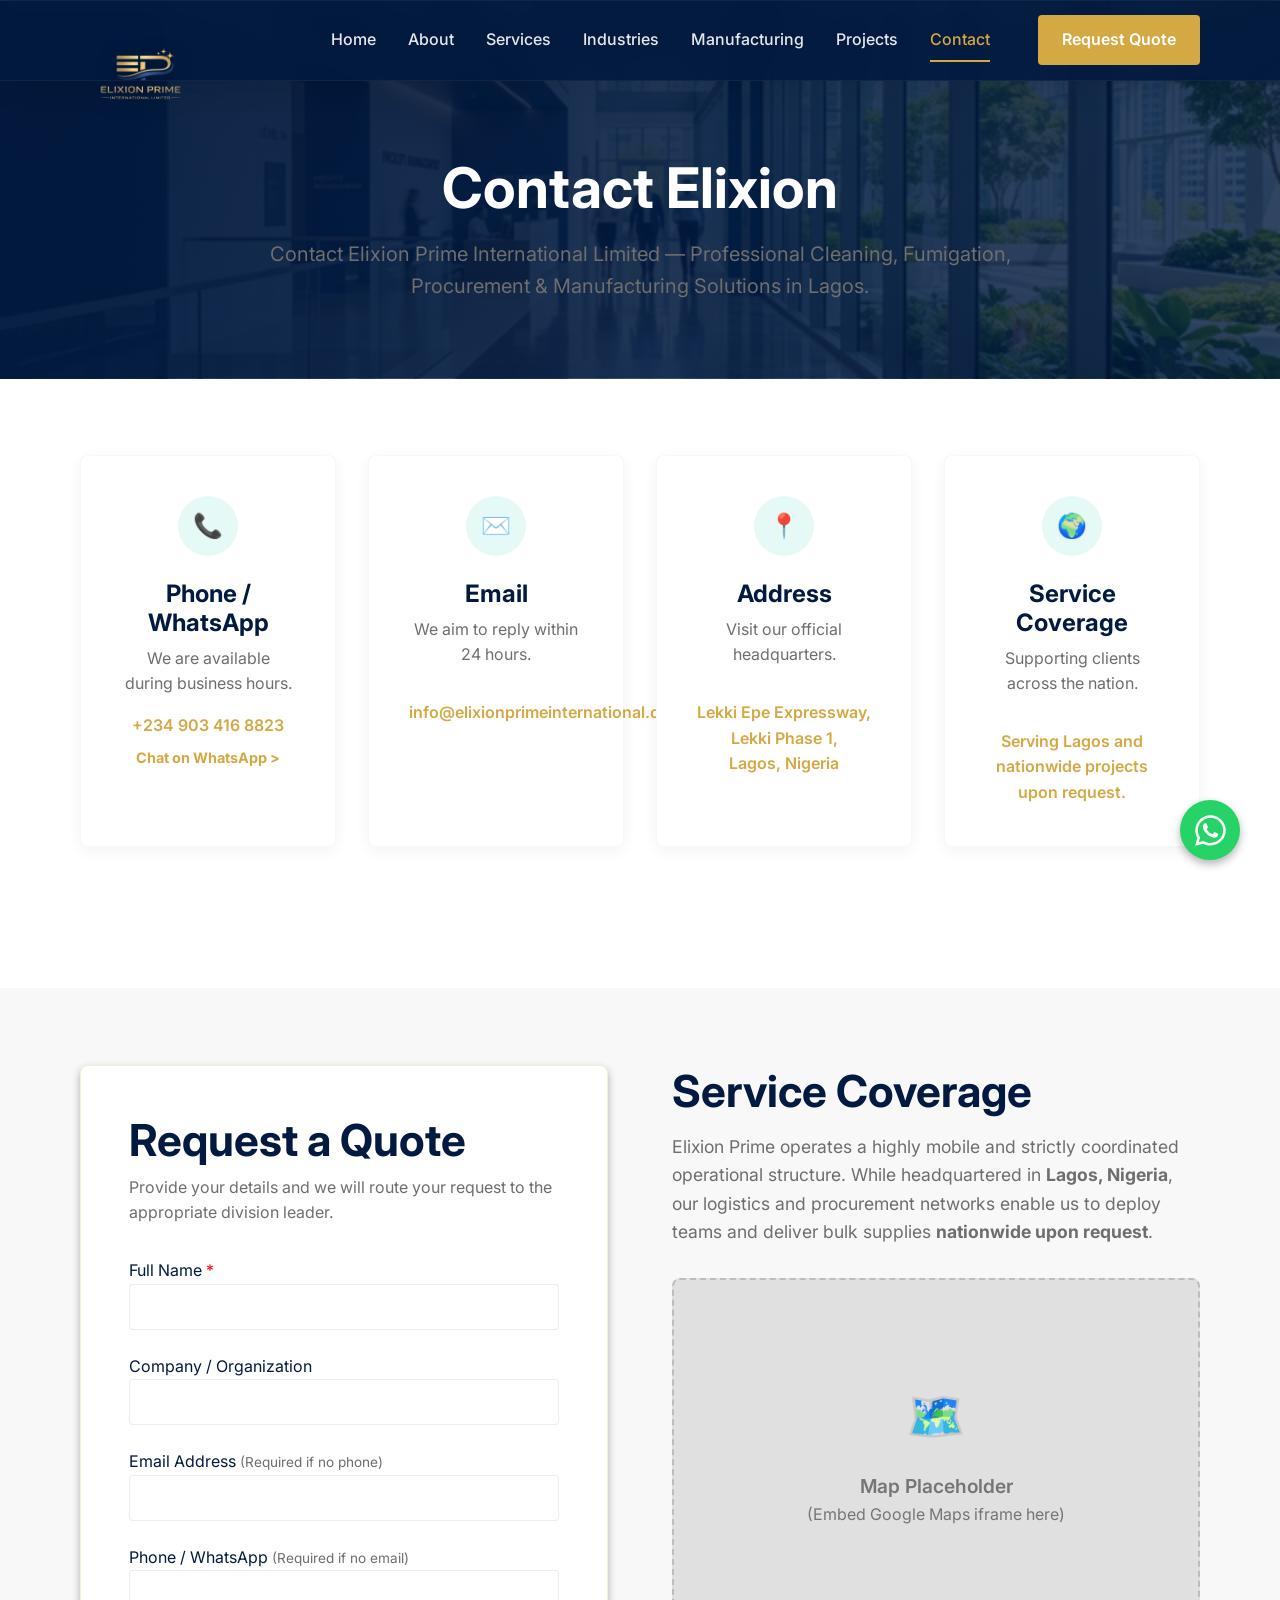
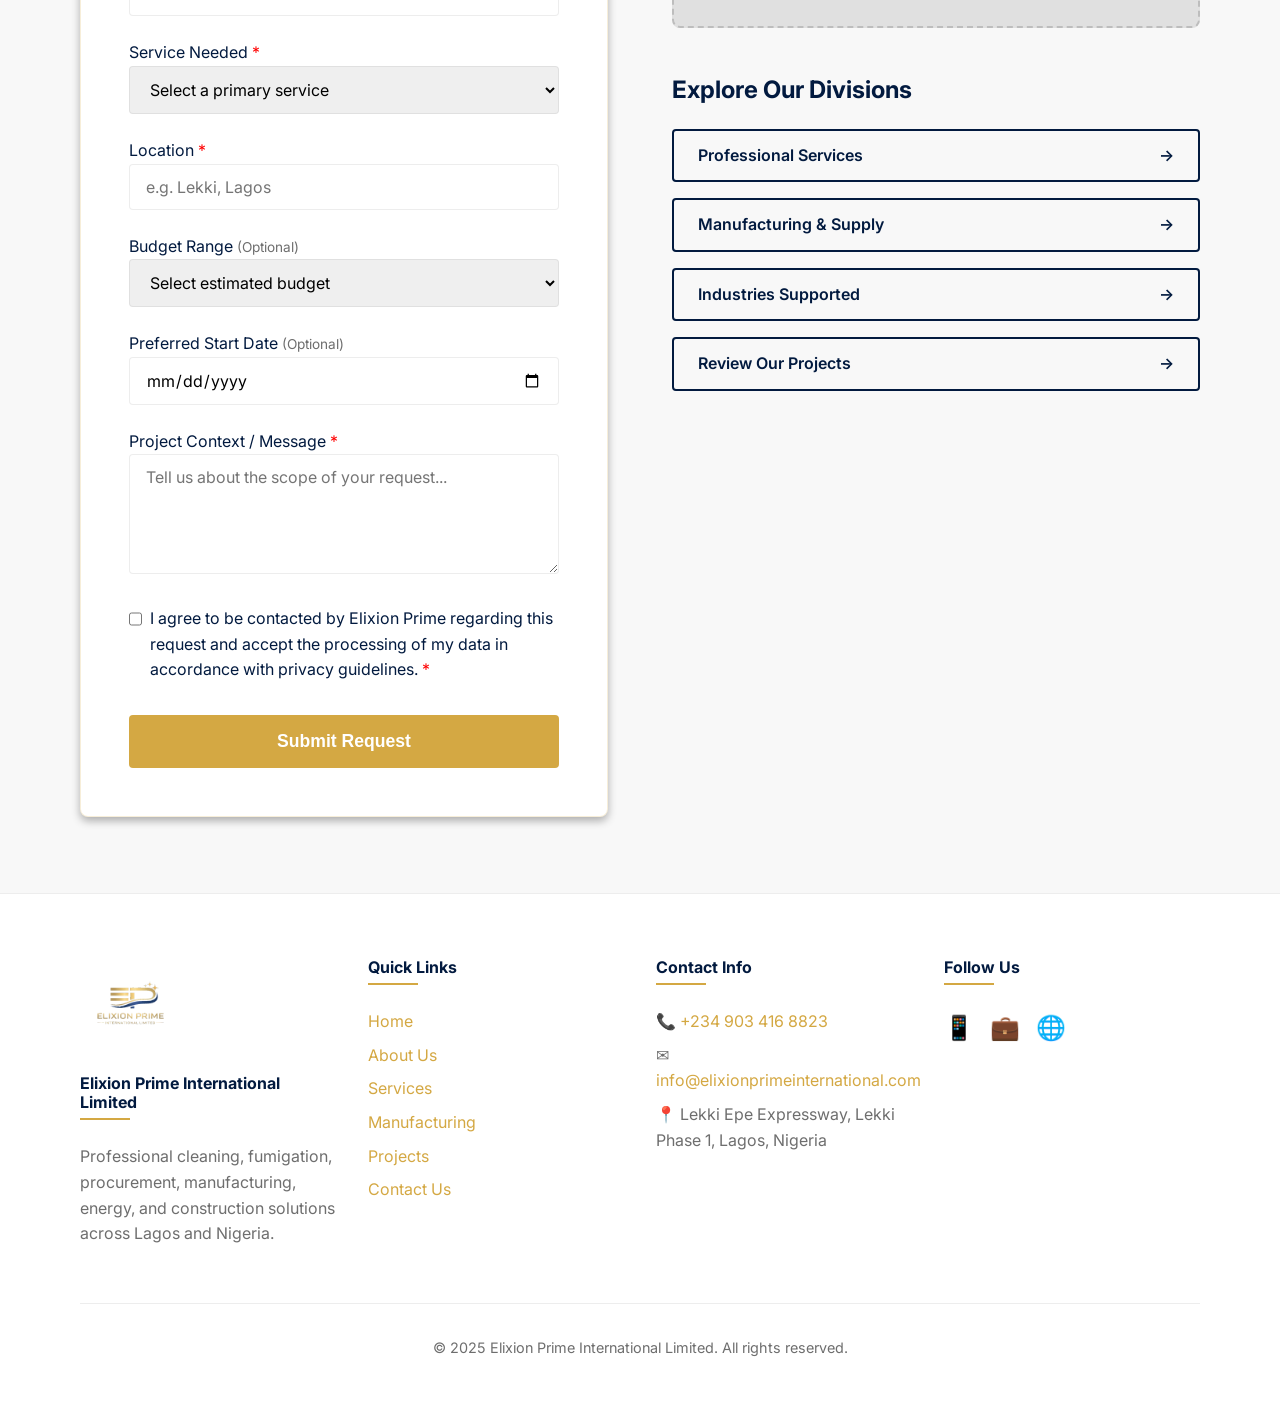
<file: contact.html>
<!DOCTYPE html>
<html lang="en">

<head>
    <meta charset="UTF-8">
    <meta name="viewport" content="width=device-width, initial-scale=1.0">
    <title>Contact Us | Elixion Prime International</title>
    

    <meta property="og:title" content="Contact - Elixion Prime">
    <meta property="og:description" content="Request a tailored service quote today.">
    <meta property="og:image" content="placeholder.svg">
    <meta property="og:url" content="https://www.elixionprime.com/contact.html">

    <link rel="preconnect" href="https://fonts.googleapis.com">
    <link rel="preconnect" href="https://fonts.gstatic.com" crossorigin>
    <link href="https://fonts.googleapis.com/css2?family=Inter:wght@400;500;600;700;800&display=swap" rel="stylesheet">
    <link rel="stylesheet" href="styles.css">
    <link rel="stylesheet" href="components.css">
<style>
        /* Premium Page Overrides */
        .page-hero {
            position: relative;
            background-color: var(--color-primary) !important;
            background-image: linear-gradient(to right, rgba(2, 26, 63, 0.95) 0%, rgba(2, 26, 63, 0.8) 100%), url('hero-bg.png') !important;
            background-size: cover !important;
            background-position: center !important;
            padding: clamp(8rem, 12vw, 10rem) 0 clamp(4rem, 6vw, 6rem) !important;
            color: var(--color-white) !important;
            margin-top: -80px; /* Pull up behind the transparent header */
            text-align: center;
        }

        .page-hero h1 {
            color: var(--color-white) !important;
            font-size: clamp(2.5rem, 5vw, 3.5rem);
            margin-bottom: 1rem;
            position: relative;
            z-index: 2;
        }

        .page-hero p {
            position: relative;
            z-index: 2;
        }

        .contact-card {
            transition: transform 0.4s ease, box-shadow 0.4s ease !important;
            background: var(--color-white);
            border-radius: 8px;
            padding: 2.5rem;
            text-align: center;
            box-shadow: 0 4px 15px rgba(0,0,0,0.05);
            border: 1px solid rgba(0,0,0,0.03);
            will-change: transform;
        }

        .contact-card:hover {
            transform: translateY(-8px) !important;
            box-shadow: 0 20px 40px rgba(2, 26, 63, 0.08) !important;
            border-color: rgba(212, 168, 67, 0.3) !important;
        }

        .form-container {
            border: 1px solid rgba(212, 168, 67, 0.2);
        }
</style></head>

<body>

    <!-- Header -->
    <header class="header">
        <div class="container nav-container" style="position: relative;">
            <a href="index.html" class="logo"><img src="logo.png" alt="Elixion Prime logo"></a>
            <nav aria-label="Main Navigation">
                <ul class="nav-menu">
                    <li><a href="index.html" class="nav-link">Home</a></li>
                    <li><a href="about.html" class="nav-link">About</a></li>
                    <li><a href="services.html" class="nav-link">Services</a></li>
                    <li><a href="industries.html" class="nav-link">Industries</a></li>
                    <li><a href="manufacturing.html" class="nav-link">Manufacturing</a></li>
                    <li><a href="projects.html" class="nav-link">Projects</a></li>
                    <li><a href="contact.html" class="nav-link active">Contact</a></li>
                    <li><a href="#"
                            onclick="window.open(window.buildWaLink('Hello Elixion Prime, I’d like to request a quote. Service: [Cleaning/Fumigation/Procurement/Manufacturing/Energy/Construction]. Location: [ ].'), '_blank'); return false;"
                            class="btn btn-primary active" style="margin-left: 1rem;">Request
                            Quote</a></li>
                </ul>
            </nav>
            <button class="hamburger" aria-expanded="false" aria-label="Toggle navigation">
                &#9776;
            </button>
        </div>
    </header>

    <!-- Page Hero -->
    <section class="page-hero">
        <div class="container">
            <h1>Contact Elixion</h1>
            <p style="font-size: 1.25rem; max-width: 800px; margin: 0 auto; color: #E0E0E0;">Contact Elixion Prime International Limited — Professional Cleaning, Fumigation, Procurement & Manufacturing Solutions in Lagos.</p>
        </div>
    </section>

    <!-- Contact Cards Section -->
    <section class="section">
        <div class="container">
            <div class="contact-grid">
                <!-- Card 1: Phone -->
                <div class="contact-card">
                    <div class="contact-icon">📞</div>
                    <h3 style="margin-bottom: 0.5rem; color: var(--color-navy);">Phone / WhatsApp</h3>
                    <p style="color: var(--color-text-light);">We are available during business hours.</p>
                    <a href="tel:+2349034168823" style="color: var(--color-gold); font-weight: 600; margin-top: 1rem; display: block;">+234 903 416 8823</a>
                    <a href="https://wa.me/2349034168823" target="_blank" rel="noopener" style="display:inline-block; margin-top:0.5rem; font-size:0.9rem; color: var(--color-gold); font-weight: bold;">Chat on WhatsApp ></a>
                </div>
                <!-- Card 2: Email -->
                <div class="contact-card">
                    <div class="contact-icon">✉️</div>
                    <h3 style="margin-bottom: 0.5rem; color: var(--color-navy);">Email</h3>
                    <p style="color: var(--color-text-light);">We aim to reply within 24 hours.</p>
                    <a href="mailto:info@elixionprimeinternational.com"
                        style="color: var(--color-gold); font-weight: 600; margin-top: 1rem; display: inline-block;">info@elixionprimeinternational.com</a>
                </div>
                <!-- Card 3: Address -->
                <div class="contact-card">
                    <div class="contact-icon">📍</div>
                    <h3 style="margin-bottom: 0.5rem; color: var(--color-navy);">Address</h3>
                    <p style="color: var(--color-text-light);">Visit our official headquarters.</p>
                    <span style="color: var(--color-gold); font-weight: 600; margin-top: 1rem; display: inline-block;">
                        Lekki Epe Expressway,<br>
                        Lekki Phase 1,<br>
                        Lagos, Nigeria
                    </span>
                </div>
                <!-- Card 4: Service Coverage -->
                <div class="contact-card">
                    <div class="contact-icon">🌍</div>
                    <h3 style="margin-bottom: 0.5rem; color: var(--color-navy);">Service Coverage</h3>
                    <p style="color: var(--color-text-light);">Supporting clients across the nation.</p>
                    <span style="color: var(--color-gold); font-weight: 600; margin-top: 1rem; display: inline-block;">
                        Serving Lagos and nationwide projects upon request.
                    </span>
                </div>
            </div>
        </div>
    </section>

    <!-- Primary Form & Coverage -->
    <section class="section" style="background-color: var(--color-off-white);">
        <div class="container"
            style="display: grid; grid-template-columns: 1fr 1fr; gap: 4rem; align-items: flex-start;">

            <!-- Left: Form -->
            <div class="form-container"
                style="background-color: var(--color-white); padding: 3rem; border-radius: 8px; box-shadow: var(--shadow-md);">
                <h2 style="margin-bottom: 0.5rem; color: var(--color-navy);">Request a Quote</h2>
                <p style="margin-bottom: 2rem; color: var(--color-text-light);">Provide your details and we will route
                    your request to the appropriate division leader.</p>

                <form id="quoteForm" novalidate>
                    <div class="form-row">
                        <div class="form-group">
                            <label for="fullName">Full Name <span style="color:red">*</span></label>
                            <input type="text" id="fullName" name="fullName" class="form-control" required>
                        </div>
                        <div class="form-group">
                            <label for="company">Company / Organization</label>
                            <input type="text" id="company" name="company" class="form-control">
                        </div>
                    </div>

                    <div class="form-row">
                        <div class="form-group">
                            <label for="email">Email Address <span
                                    style="font-weight:normal; font-size:0.85rem; color:var(--color-text-light);">(Required
                                    if no phone)</span></label>
                            <input type="email" id="email" name="email" class="form-control conditional-contact">
                        </div>
                        <div class="form-group">
                            <label for="phone">Phone / WhatsApp <span
                                    style="font-weight:normal; font-size:0.85rem; color:var(--color-text-light);">(Required
                                    if no email)</span></label>
                            <input type="tel" id="phone" name="phone" class="form-control conditional-contact">
                        </div>
                    </div>

                    <div class="form-row">
                        <div class="form-group">
                            <label for="serviceType">Service Needed <span style="color:red">*</span></label>
                            <select id="serviceType" name="serviceType" class="form-control" required>
                                <option value="" disabled selected>Select a primary service</option>
                                <option value="cleaning">Professional Cleaning</option>
                                <option value="fumigation">Fumigation & Pest Control</option>
                                <option value="procurement">Procurement (Consumables)</option>
                                <option value="manufacturing">Manufacturing Supply</option>
                                <option value="energy">Energy Support</option>
                                <option value="construction">Construction Support</option>
                            </select>
                        </div>
                        <div class="form-group">
                            <label for="location">Location <span style="color:red">*</span></label>
                            <input type="text" id="location" name="location" class="form-control"
                                placeholder="e.g. Lekki, Lagos" required>
                        </div>
                    </div>

                    <div class="form-row">
                        <div class="form-group">
                            <label for="budget">Budget Range <span
                                    style="font-weight:normal; font-size:0.85rem; color:var(--color-text-light);">(Optional)</span></label>
                            <select id="budget" name="budget" class="form-control">
                                <option value="" disabled selected>Select estimated budget</option>
                                <option value="under_100k">Under ₦100k</option>
                                <option value="100k_to_500k">₦100k – ₦500k</option>
                                <option value="500k_to_2m">₦500k – ₦2m</option>
                                <option value="2m_plus">₦2m+</option>
                            </select>
                        </div>
                        <div class="form-group">
                            <label for="date">Preferred Start Date <span
                                    style="font-weight:normal; font-size:0.85rem; color:var(--color-text-light);">(Optional)</span></label>
                            <input type="date" id="date" name="preferredDate" class="form-control">
                        </div>
                    </div>

                    <div class="form-group" style="margin-bottom: 1.5rem;">
                        <label for="message">Project Context / Message <span style="color:red">*</span></label>
                        <textarea id="message" name="message" class="form-control" rows="4"
                            placeholder="Tell us about the scope of your request..." required></textarea>
                    </div>

                    <div class="form-group" style="margin-bottom: 2rem;">
                        <label class="checkbox-label" style="align-items: flex-start;">
                            <input type="checkbox" name="consent" style="margin-top: 4px;" required>
                            <span>I agree to be contacted by Elixion Prime regarding this request and accept the
                                processing of my data in accordance with privacy guidelines. <span
                                    style="color:red">*</span></span>
                        </label>
                    </div>

                    <button type="submit" class="btn btn-primary"
                        style="width: 100%; justify-content: center; font-size: 1.1rem; padding: 1rem;">Submit
                        Request</button>
                </form>
            </div>

            <!-- Right: Map / Service Coverage -->
            <div class="coverage-container">
                <div style="margin-bottom: 2rem;">
                    <h2 style="margin-bottom: 1rem; color: var(--color-navy);">Service Coverage</h2>
                    <p style="color: var(--color-text-light); line-height: 1.6; font-size: 1.1rem;">
                        Elixion Prime operates a highly mobile and strictly coordinated operational structure.
                        While headquartered in <strong>Lagos, Nigeria</strong>, our logistics and procurement networks
                        enable us to deploy teams and deliver bulk supplies <strong>nationwide upon request</strong>.
                    </p>
                </div>

                <!-- Map Placeholder -->
                <div
                    style="width: 100%; height: 350px; background-color: #E0E0E0; border-radius: 8px; display: flex; align-items: center; justify-content: center; border: 2px dashed #BDBDBD; margin-bottom: 3rem;">
                    <div style="text-align: center; color: #757575;">
                        <span style="font-size: 3rem; display: block; margin-bottom: 1rem;">🗺️</span>
                        <span style="font-weight: 600; font-size: 1.2rem;">Map Placeholder</span><br>
                        <span>(Embed Google Maps iframe here)</span>
                    </div>
                </div>

                <!-- Quick Navigation -->
                <div>
                    <h3 style="margin-bottom: 1.5rem; color: var(--color-navy);">Explore Our Divisions</h3>
                    <div style="display: flex; flex-direction: column; gap: 1rem;">
                        <a href="services.html" class="btn btn-secondary"
                            style="justify-content: space-between;">Professional Services <span>→</span></a>
                        <a href="manufacturing.html" class="btn btn-secondary"
                            style="justify-content: space-between;">Manufacturing & Supply <span>→</span></a>
                        <a href="industries.html" class="btn btn-secondary"
                            style="justify-content: space-between;">Industries Supported <span>→</span></a>
                        <a href="projects.html" class="btn btn-secondary" style="justify-content: space-between;">Review
                            Our Projects <span>→</span></a>
                    </div>
                </div>
            </div>

        </div>
    </section>

    <!-- Footer -->
    <footer class="footer">
        <div class="container">
            <div class="footer-grid">
                <div class="footer-col">
                    <a href="index.html" class="footer-logo"><img src="logo.png" alt="Elixion Prime logo"></a>
                    <h4>Elixion Prime International Limited</h4>
                    <p>Professional cleaning, fumigation, procurement, manufacturing, energy, and construction solutions across Lagos and Nigeria.</p>
                </div>
                <div class="footer-col">
                    <h4>Quick Links</h4>
                    <ul>
                        <li><a href="index.html">Home</a></li>
                        <li><a href="about.html">About Us</a></li>
                        <li><a href="services.html">Services</a></li>
                        <li><a href="manufacturing.html">Manufacturing</a></li>
                        <li><a href="projects.html">Projects</a></li>
                        <li><a href="contact.html">Contact Us</a></li>
                    </ul>
                </div>
                <div class="footer-col">
                    <h4>Contact Info</h4>
                    <ul>
                        <li>&#128222; <a href="tel:+2349034168823">+234 903 416 8823</a></li>
                        <li>&#9993; <a href="mailto:info@elixionprimeinternational.com">info@elixionprimeinternational.com</a></li>
                        <li>&#128205; Lekki Epe Expressway, Lekki Phase 1, Lagos, Nigeria</li>
                    </ul>
                </div>
                <div class="footer-col">
                    <h4>Follow Us</h4>
                    <div style="display: flex; gap: 1rem; margin-top: 0.5rem;">
                        <a href="https://wa.me/2349034168823" target="_blank" rel="noopener" aria-label="WhatsApp" style="font-size: 1.5rem;">📱</a>
                        <a href="#" aria-label="LinkedIn" style="font-size: 1.5rem;">💼</a>
                        <a href="#" aria-label="Facebook" style="font-size: 1.5rem;">🌐</a>
                    </div>
                </div>
            </div>
            <div class="footer-bottom">
                <p>&copy; 2025 Elixion Prime International Limited. All rights reserved.</p>
            </div>
        </div>
    </footer>

    <!-- WhatsApp Float -->
    <a href="https://wa.me/2349034168823" class="whatsapp-float" aria-label="Chat with Elixion on WhatsApp"
        target="_blank" rel="noopener">
        <svg xmlns="http://www.w3.org/2000/svg" viewBox="0 0 448 512">
            <path
                d="M380.9 97.1C339 55.1 283.2 32 223.9 32c-122.4 0-222 99.6-222 222 0 39.1 10.2 77.3 29.6 111L0 480l117.7-30.9c32.4 17.7 68.9 27 106.1 27h.1c122.3 0 224.1-99.6 224.1-222 0-59.3-25.2-115-67.1-157.1zm-157 341.6c-33.2 0-65.7-8.9-94-25.7l-6.7-4-69.8 18.3L72 359.2l-4.4-7c-18.5-29.4-28.2-63.3-28.2-98.2 0-101.7 82.8-184.5 184.6-184.5 49.3 0 95.6 19.2 130.4 54.1 34.8 34.9 56.2 81.2 56.1 130.5 0 101.8-84.9 184.6-186.6 184.6zm101.2-138.2c-5.5-2.8-32.8-16.2-37.9-18-5.1-1.9-8.8-2.8-12.5 2.8-3.7 5.6-14.3 18-17.6 21.8-3.2 3.7-6.5 4.2-12 1.4-32.6-16.3-54-29.1-75.5-66-5.7-9.8 5.7-9.1 16.3-30.3 1.8-3.7.9-6.9-.5-9.7-1.4-2.8-12.5-30.1-17.1-41.2-4.5-10.8-9.1-9.3-12.5-9.5-3.2-.2-6.9-.2-10.6-.2-3.7 0-9.7 1.4-14.8 6.9-5.1 5.6-19.4 19-19.4 46.3 0 27.3 19.9 53.7 22.6 57.4 2.8 3.7 39.1 59.7 94.8 83.8 35.2 15.2 49 16.5 66.6 13.9 10.7-1.6 32.8-13.4 37.4-26.4 4.6-13 4.6-24.1 3.2-26.4-1.3-2.5-5-3.9-10.5-6.6z" />
        </svg>
    </a>

    <script type="module" src="whatsapp.js" defer></script>
    <script src="main.js" defer></script>
    <script type="module" src="form.js" defer></script>
<!-- Premium Enhancements -->
<style>
    

    
    /* Premium Header Layout & Breakout Logo Positioning */
    .header {
        background: rgba(2, 26, 63, 0.9) !important;
        backdrop-filter: blur(12px);
        -webkit-backdrop-filter: blur(12px);
        border-bottom: 1px solid rgba(255, 255, 255, 0.05);
        box-shadow: 0 4px 30px rgba(0, 0, 0, 0.1);
        position: sticky;
        top: 0;
        z-index: 1000;
    }

    .logo {
        position: relative;
        display: flex;
        align-items: center;
        height: 80px; 
        width: 140px; 
    }

    .logo img {
        position: absolute;
        top: 20px; 
        height: 120px !important;
        transition: transform 0.4s cubic-bezier(0.175, 0.885, 0.32, 1.275), filter 0.3s !important;
        transform-origin: top left;
        filter: drop-shadow(0 4px 10px rgba(0,0,0,0.3));
        z-index: 1001; 
    }

    @media (max-width: 768px) {
        .logo img {
            height: 80px !important;
            top: 50%;
            transform: translateY(-50%) !important;
        }
    }

    .footer-logo img {
        height: 100px !important;
        transition: transform 0.4s cubic-bezier(0.175, 0.885, 0.32, 1.275) !important;
        transform-origin: center center;
    }

        .logo img {
        /* Premium Background Hover Mechanics */
        border-radius: 100px;
        padding: 0;
        transition: transform 0.4s cubic-bezier(0.175, 0.885, 0.32, 1.275), filter 0.3s, background-color 0.4s, padding 0.4s !important;
    }

    .logo img:hover {
        transform: scale(1.05) !important;
        background-color: #ffffff;
        padding: 10px;
        box-shadow: 0 8px 25px rgba(0,0,0,0.15);
    }
    
    .footer-logo img:hover {
        transform: scale(1.05) !important;
    }

    .nav-link {
        color: #fff !important; 
        opacity: 0.9;
    }
    .nav-link:hover, .nav-link.active {
        color: var(--color-gold) !important;
        opacity: 1;
    }


    /* 3. Advanced Button "Shine" Animation */
    .btn-primary {
        position: relative;
        overflow: hidden;
        z-index: 1;
        transform-style: preserve-3d;
    }

    .btn-primary::after {
        content: '';
        position: absolute;
        top: 0;
        left: -100%;
        width: 50%;
        height: 100%;
        background: linear-gradient(to right, rgba(255, 255, 255, 0) 0%, rgba(255, 255, 255, 0.3) 50%, rgba(255, 255, 255, 0) 100%);
        transform: skewX(-25deg);
        animation: shine 4s infinite;
        z-index: -1;
    }

    @keyframes shine {
        0% {
            left: -100%;
        }

        20% {
            left: 200%;
        }

        100% {
            left: 200%;
        }
    }

    /* 4. Advanced Card 3D Hover & Micro-interactions */
    .card,
    .industry-card,
    .service-block>div,
    .project-card,
    .metric-card {
        transition: transform 0.5s cubic-bezier(0.175, 0.885, 0.32, 1.275), box-shadow 0.5s ease !important;
        will-change: transform;
    }

    /* Selectively exclude images inside service block from getting double hover */
    .service-block>div:hover:not(:has(img:only-child)) {
        transform: translateY(-8px);
    }

    .card:hover,
    .industry-card:hover,
    .project-card:hover,
    .metric-card:hover {
        transform: translateY(-10px) scale(1.02) !important;
        box-shadow: 0 20px 40px rgba(0, 0, 0, 0.12), 0 5px 15px rgba(0, 0, 0, 0.08) !important;
        border-color: var(--color-gold) !important;
    }

    /* 5. Scroll Animations (AOS Equivalent) */
    .premium-animate-up {
        opacity: 0;
        transform: translateY(40px);
        transition: opacity 0.8s cubic-bezier(0.25, 0.46, 0.45, 0.94),
            transform 0.8s cubic-bezier(0.25, 0.46, 0.45, 0.94);
        will-change: opacity, transform;
    }

    .premium-animate-up.is-visible {
        opacity: 1;
        transform: translateY(0);
    }

    /* Stagger delays for grid items */
    .premium-delay-1 {
        transition-delay: 0.1s;
    }

    .premium-delay-2 {
        transition-delay: 0.2s;
    }

    .premium-delay-3 {
        transition-delay: 0.3s;
    }

    .premium-delay-4 {
        transition-delay: 0.4s;
    }

    /* 6. Smooth Scrolling */
    html {
        scroll-behavior: smooth;
    }
</style>

<script>
    document.addEventListener("DOMContentLoaded", () => {
        // 1. Setup Elements for Animation
        // We target heavy text blocks and grid cards
        const targets = document.querySelectorAll('.section-subtitle, h2, .card, .contact-card, .form-container, .industry-card, .project-card, .service-block > div, .timeline-step, .metric-card, .product-block, .trust-grid > div');

        targets.forEach((el, index) => {
            el.classList.add('premium-animate-up');
            // Add staggered delay to sibling cards in a grid 
            if (el.parentElement && (el.parentElement.classList.contains('card-grid') ||
                el.parentElement.classList.contains('grid-12') ||
                el.parentElement.classList.contains('cases-grid') ||
                el.parentElement.classList.contains('trust-grid'))) {
                const siblingIndex = Array.from(el.parentElement.children).indexOf(el);
                const delayClass = 'premium-delay-' + ((siblingIndex % 4) + 1);
                el.classList.add(delayClass);
            }
        });

        // 2. Intersection Observer
        const observerOptions = {
            root: null,
            rootMargin: '0px 0px -10% 0px', // Trigger slightly before element enters viewport
            threshold: 0.1
        };

        const observer = new IntersectionObserver((entries, observer) => {
            entries.forEach(entry => {
                if (entry.isIntersecting) {
                    entry.target.classList.add('is-visible');
                    // Once visible, we can unobserve to prevent re-animating on scroll up (optional)
                    observer.unobserve(entry.target);
                }
            });
        }, observerOptions);

        // 3. Start observing
        document.querySelectorAll('.premium-animate-up').forEach(el => {
            // Elements already high up in the viewport should just show immediately
            const rect = el.getBoundingClientRect();
            if (rect.top < window.innerHeight) {
                // Give them a tiny timeout to allow CSS to parse, then show
                setTimeout(() => {
                    el.classList.add('is-visible');
                }, 50);
            } else {
                observer.observe(el);
            }
        });
    });
</script>
<!-- /Premium Enhancements -->
</body>

</html>
</file>
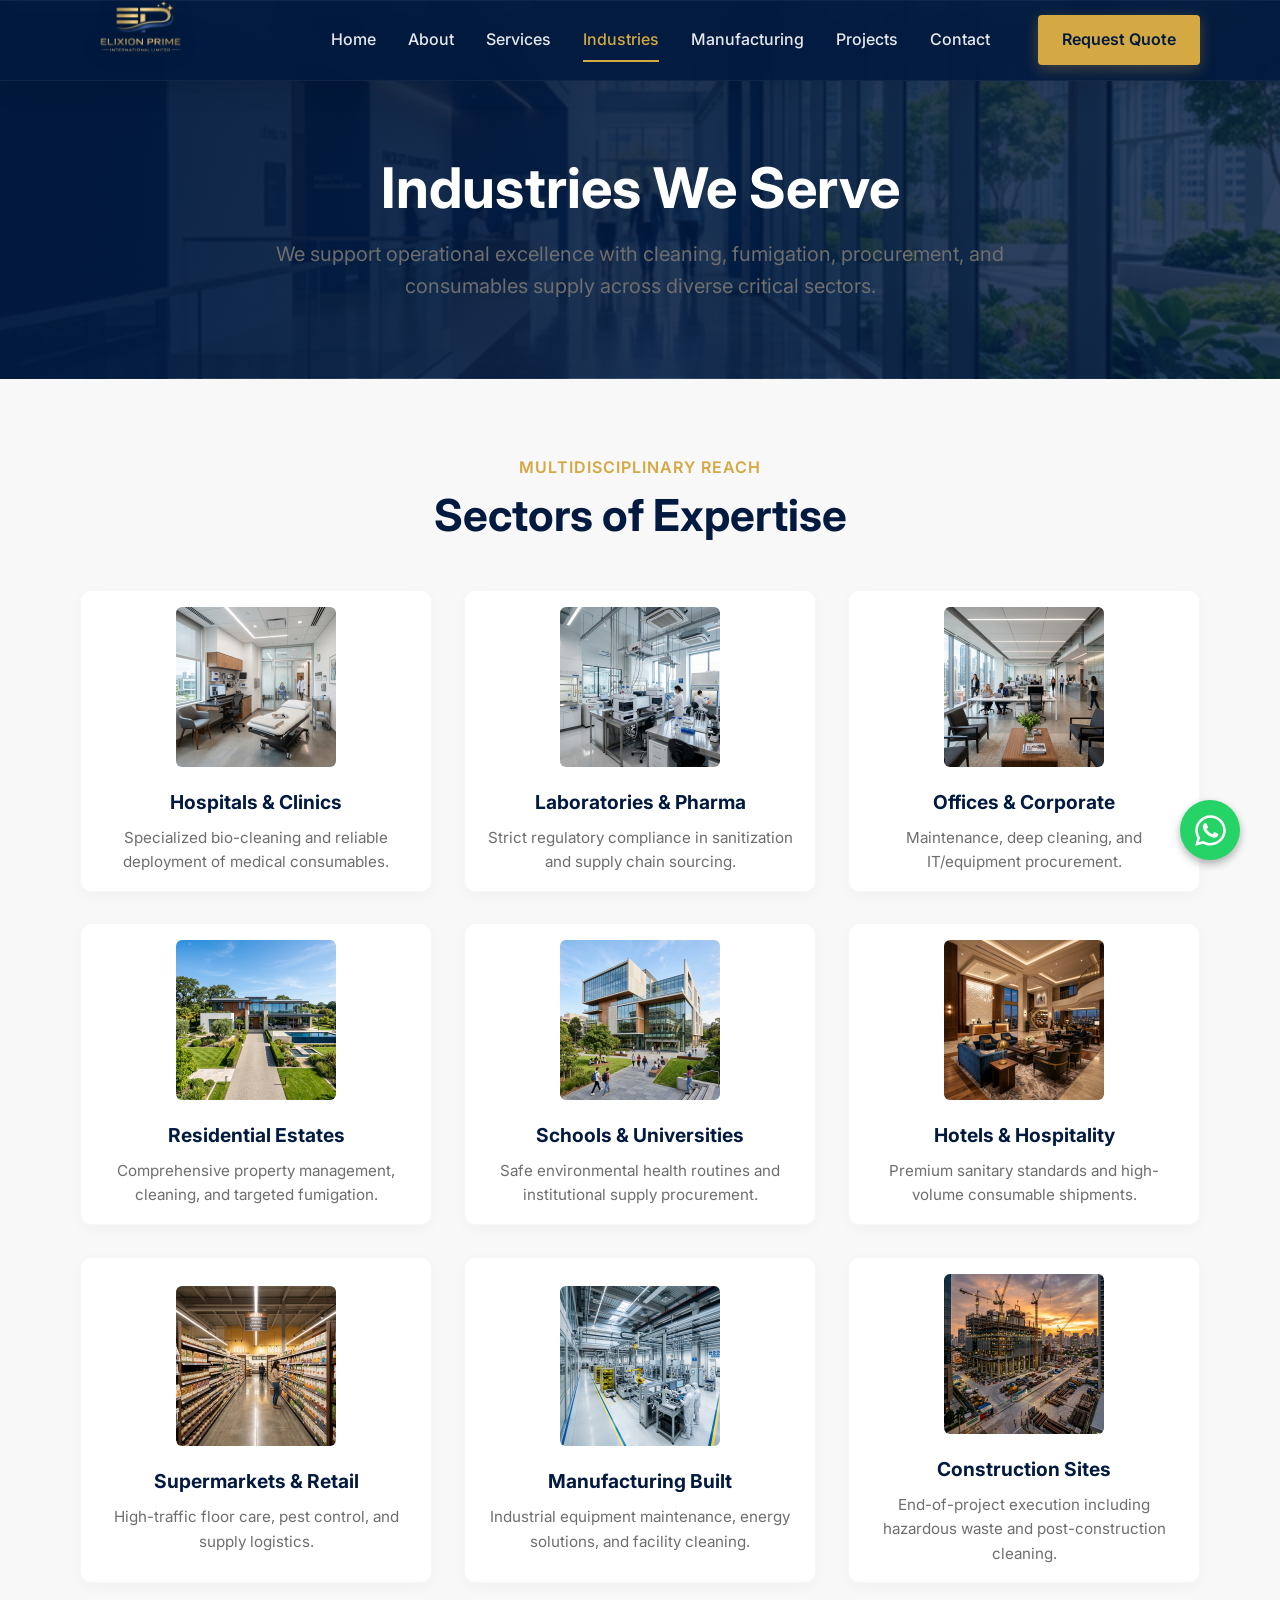
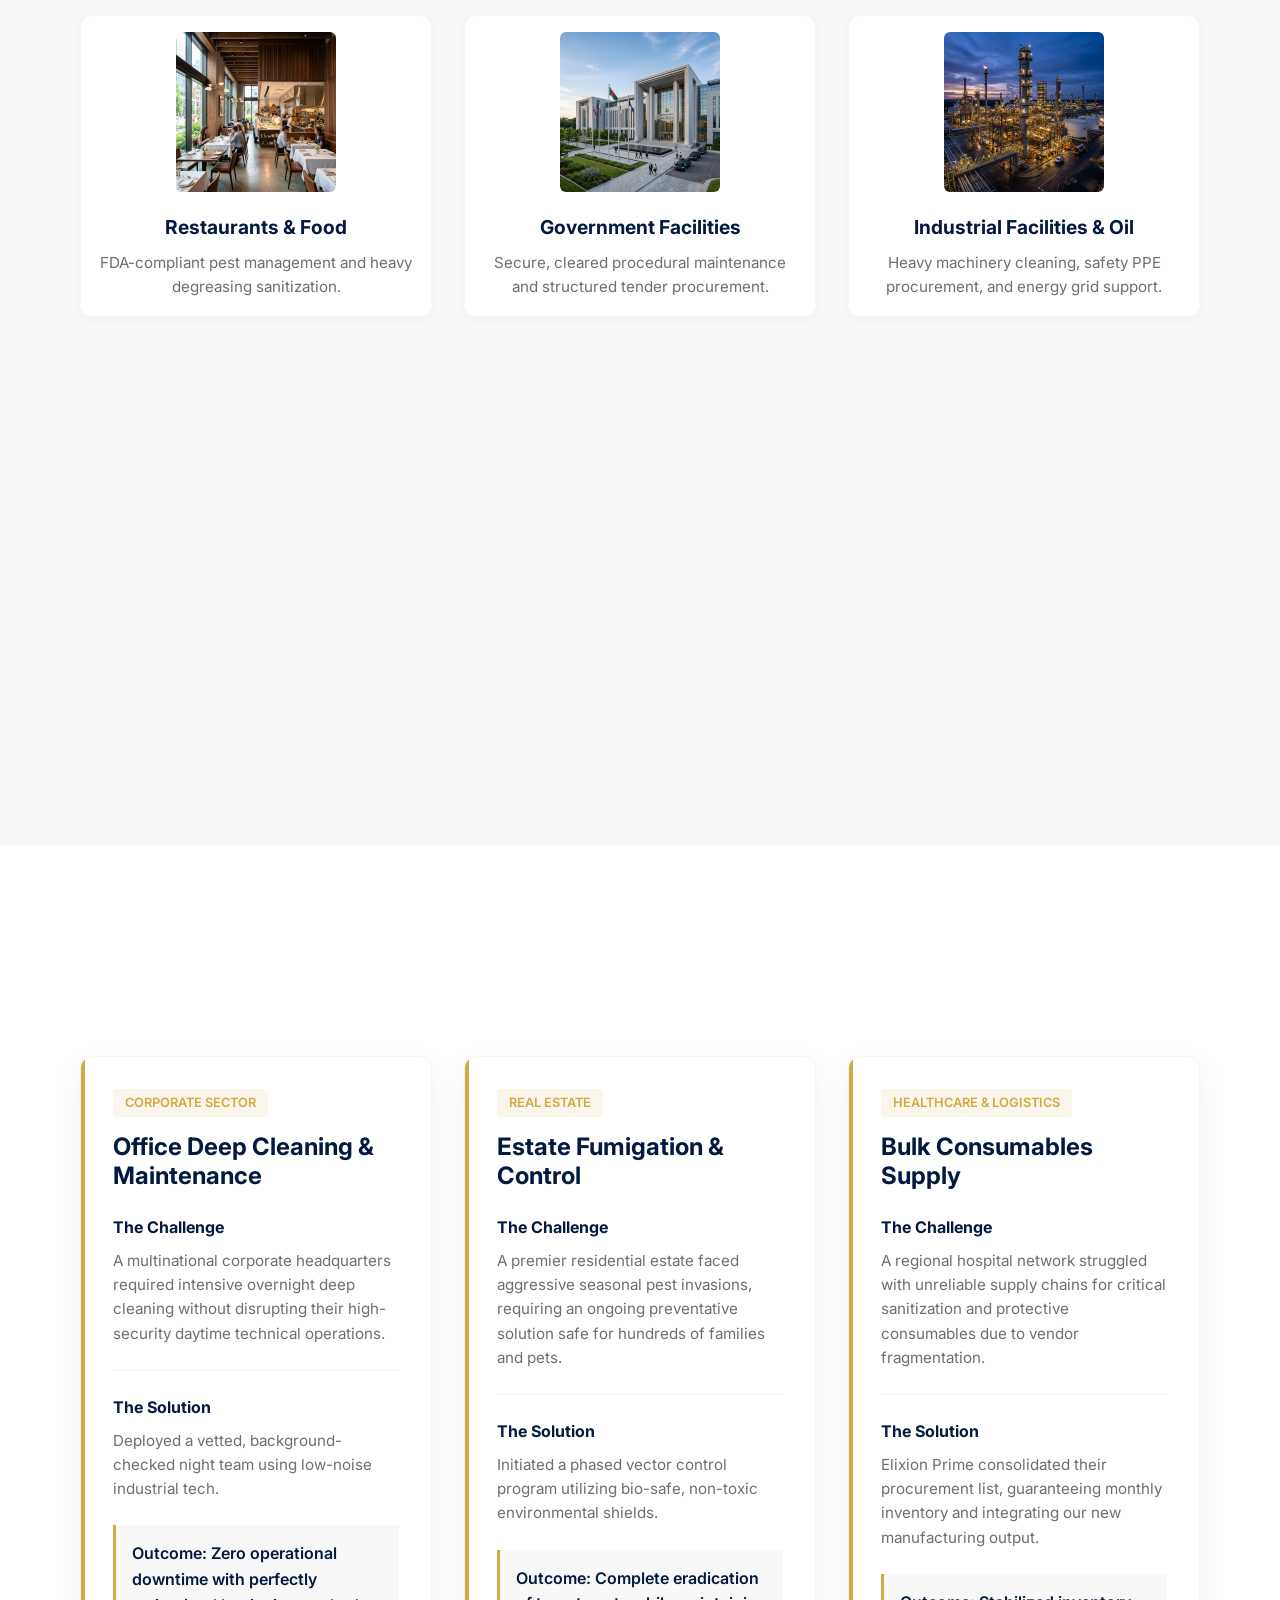
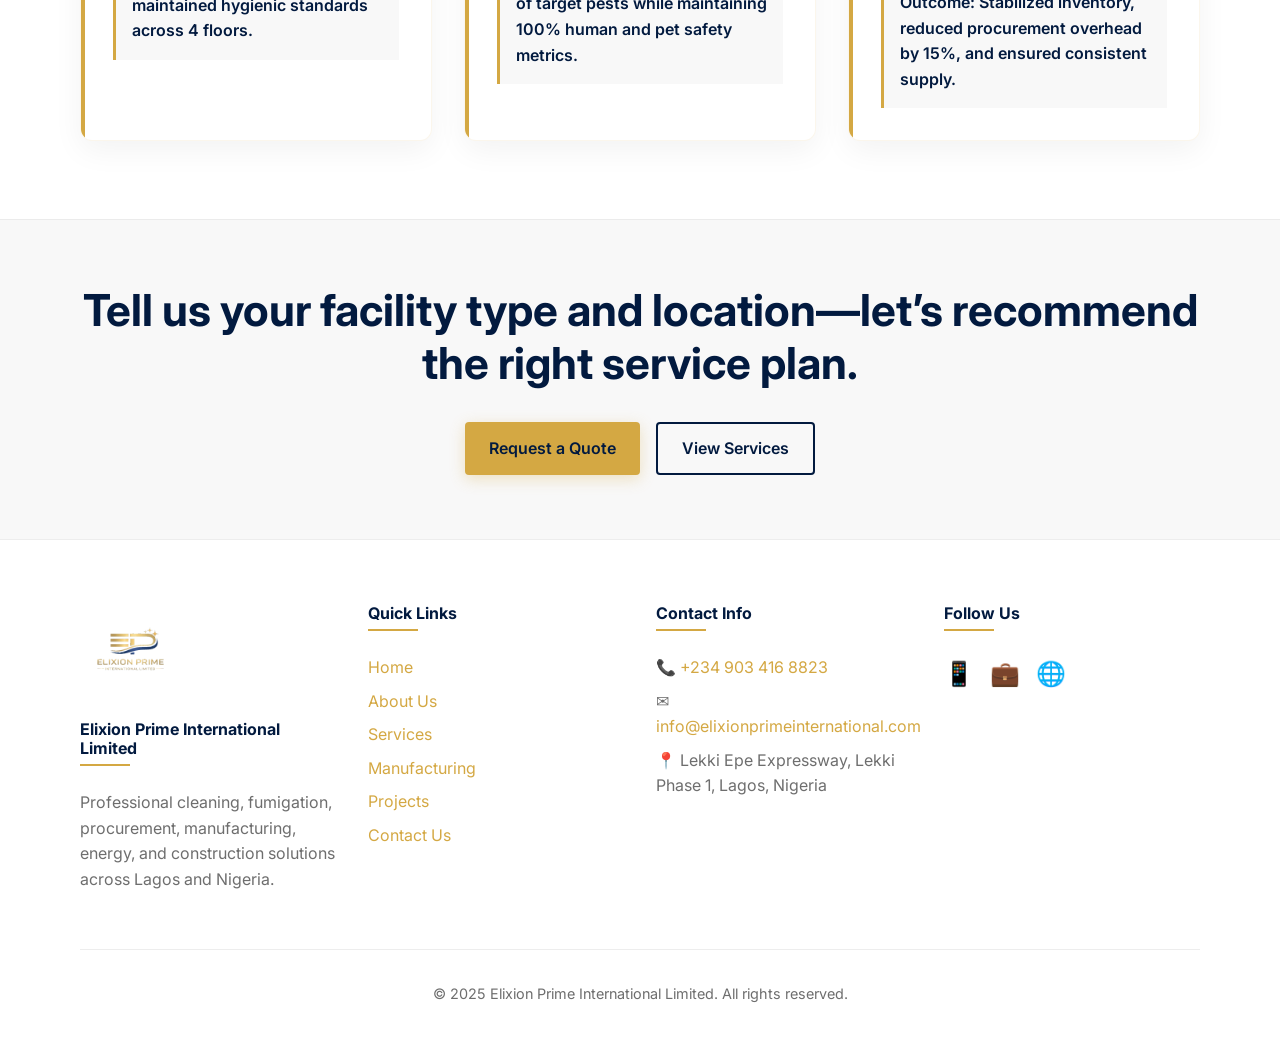
<file: industries.html>
<!DOCTYPE html>
<html lang="en">

<head>
    <meta charset="UTF-8">
    <meta name="viewport" content="width=device-width, initial-scale=1.0">
    <title>Industries We Serve | Elixion Prime</title>

    <meta property="og:title" content="Industries Served - Elixion Prime">
    <meta property="og:description"
        content="We support organizations with cleaning, fumigation, procurement, and consumables supply across multiple sectors.">
    <meta property="og:image" content="logo.png">
    <meta property="og:url" content="https://www.elixionprime.com/industries.html">

    <link rel="preconnect" href="https://fonts.googleapis.com">
    <link rel="preconnect" href="https://fonts.gstatic.com" crossorigin>
    <link href="https://fonts.googleapis.com/css2?family=Inter:wght@400;500;600;700;800&display=swap" rel="stylesheet">
    <link rel="stylesheet" href="styles.css">
    <link rel="stylesheet" href="components.css">
    
    <style>
        /* Premium Page Overrides */
        .page-hero {
            position: relative;
            background-color: var(--color-primary) !important;
            background-image: linear-gradient(to right, rgba(2, 26, 63, 0.95) 0%, rgba(2, 26, 63, 0.8) 100%), url('hero-bg.png') !important;
            background-size: cover !important;
            background-position: center !important;
            padding: clamp(8rem, 12vw, 10rem) 0 clamp(4rem, 6vw, 6rem) !important;
            color: var(--color-white) !important;
            margin-top: -80px; /* Pull up behind the transparent header */
            text-align: center;
        }

        .page-hero h1 {
            color: var(--color-white) !important;
            font-size: clamp(2.5rem, 5vw, 3.5rem);
            margin-bottom: 1rem;
            position: relative;
            z-index: 2;
        }

        .page-hero p {
            position: relative;
            z-index: 2;
        }

        /* Enhancing case highlights */
        .case-card {
            background: var(--color-white);
            border-radius: 12px;
            box-shadow: 0 10px 30px rgba(0,0,0,0.05);
            overflow: hidden;
            border: 1px solid rgba(212, 168, 67, 0.1);
            position: relative;
            transition: transform 0.4s ease, box-shadow 0.4s ease;
        }

        .case-card::before {
            content: '';
            position: absolute;
            top: 0;
            left: 0;
            width: 4px;
            height: 100%;
            background: var(--color-gold);
        }

        .case-card:hover {
            transform: translateY(-8px);
            box-shadow: 0 20px 40px rgba(2, 26, 63, 0.08);
        }
        
        .case-tag {
            display: inline-block;
            background: rgba(212, 168, 67, 0.1);
            color: var(--color-gold);
            padding: 0.25rem 0.75rem;
            border-radius: 4px;
            font-size: 0.8rem;
            font-weight: 600;
            margin-bottom: 1rem;
            text-transform: uppercase;
        }

        .case-outcome {
            background-color: var(--color-off-white) !important;
            padding: 1rem;
            border-left: 3px solid var(--color-green);
            margin-top: 1.5rem;
            font-weight: 600;
            color: var(--color-primary);
        }
    </style>
</head>

<body>

    <!-- Header -->
    <header class="header">
        <div class="container nav-container" style="position: relative;">
            <a href="index.html" class="logo"><img src="logo.png" alt="Elixion Prime logo"></a>
            <nav aria-label="Main Navigation">
                <ul class="nav-menu">
                    <li><a href="index.html" class="nav-link">Home</a></li>
                    <li><a href="about.html" class="nav-link">About</a></li>
                    <li><a href="services.html" class="nav-link">Services</a></li>
                    <li><a href="industries.html" class="nav-link active">Industries</a></li>
                    <li><a href="manufacturing.html" class="nav-link">Manufacturing</a></li>
                    <li><a href="projects.html" class="nav-link">Projects</a></li>
                    <li><a href="contact.html" class="nav-link">Contact</a></li>
                    <li><a href="#"
                            onclick="window.open(window.buildWaLink('Hello Elixion Prime, I’d like to request a quote. Service: [Cleaning/Fumigation/Procurement/Manufacturing/Energy/Construction]. Location: [ ].'), '_blank'); return false;"
                            class="btn btn-primary" style="margin-left: 1rem;">Request Quote</a></li>
                </ul>
            </nav>
            <button class="hamburger" aria-expanded="false" aria-label="Toggle navigation">
                &#9776;
            </button>
        </div>
    </header>

    <!-- Page Hero -->
    <section class="page-hero">
        <div class="container">
            <h1>Industries We Serve</h1>
            <p style="font-size: 1.25rem; max-width: 800px; margin: 0 auto; color: #E0E0E0;">We support operational
                excellence with cleaning, fumigation, procurement, and consumables supply across diverse critical
                sectors.</p>
        </div>
    </section>

    <!-- Industries 12-Grid -->
    <section class="section" style="background-color: var(--color-off-white);">
        <div class="container">
            <div class="section-header premium-animate-up">
                <span class="section-subtitle">Multidisciplinary Reach</span>
                <h2>Sectors of Expertise</h2>
            </div>

            <div class="grid-12">
                <!-- 1 -->
                <div class="industry-card premium-animate-up premium-delay-1">
                    <div style="overflow: hidden; border-radius: 6px; margin-bottom: 1.5rem;">
                        <img src="ind_hospitals.png" alt="Hospitals & Clinics"
                            style="width: 100%; height: 160px; object-fit: cover;">
                    </div>
                    <h3 style="font-size: 1.2rem;">Hospitals & Clinics</h3>
                    <p style="color: var(--color-text-light); font-size: 0.95rem; margin-bottom: 0;">Specialized
                        bio-cleaning and reliable deployment of medical consumables.</p>
                </div>
                <!-- 2 -->
                <div class="industry-card premium-animate-up premium-delay-2">
                    <div style="overflow: hidden; border-radius: 6px; margin-bottom: 1.5rem;">
                        <img src="ind_laboratories.png" alt="Laboratories & Pharma"
                            style="width: 100%; height: 160px; object-fit: cover;">
                    </div>
                    <h3 style="font-size: 1.2rem;">Laboratories & Pharma</h3>
                    <p style="color: var(--color-text-light); font-size: 0.95rem; margin-bottom: 0;">Strict regulatory
                        compliance in sanitization and supply chain sourcing.</p>
                </div>
                <!-- 3 -->
                <div class="industry-card premium-animate-up premium-delay-3">
                    <div style="overflow: hidden; border-radius: 6px; margin-bottom: 1.5rem;">
                        <img src="ind_offices.png" alt="Offices & Corporate"
                            style="width: 100%; height: 160px; object-fit: cover;">
                    </div>
                    <h3 style="font-size: 1.2rem;">Offices & Corporate</h3>
                    <p style="color: var(--color-text-light); font-size: 0.95rem; margin-bottom: 0;">Maintenance, deep
                        cleaning, and IT/equipment procurement.</p>
                </div>
                <!-- 4 -->
                <div class="industry-card premium-animate-up premium-delay-4">
                    <div style="overflow: hidden; border-radius: 6px; margin-bottom: 1.5rem;">
                        <img src="ind_residential.png" alt="Residential Estates"
                            style="width: 100%; height: 160px; object-fit: cover;">
                    </div>
                    <h3 style="font-size: 1.2rem;">Residential Estates</h3>
                    <p style="color: var(--color-text-light); font-size: 0.95rem; margin-bottom: 0;">Comprehensive
                        property management, cleaning, and targeted fumigation.</p>
                </div>
                <!-- 5 -->
                <div class="industry-card premium-animate-up premium-delay-1">
                    <div style="overflow: hidden; border-radius: 6px; margin-bottom: 1.5rem;">
                        <img src="ind_schools.png" alt="Schools & Universities"
                            style="width: 100%; height: 160px; object-fit: cover;">
                    </div>
                    <h3 style="font-size: 1.2rem;">Schools & Universities</h3>
                    <p style="color: var(--color-text-light); font-size: 0.95rem; margin-bottom: 0;">Safe environmental
                        health routines and institutional supply procurement.</p>
                </div>
                <!-- 6 -->
                <div class="industry-card premium-animate-up premium-delay-2">
                    <div style="overflow: hidden; border-radius: 6px; margin-bottom: 1.5rem;">
                        <img src="ind_hotels.png" alt="Hotels & Hospitality"
                            style="width: 100%; height: 160px; object-fit: cover;">
                    </div>
                    <h3 style="font-size: 1.2rem;">Hotels & Hospitality</h3>
                    <p style="color: var(--color-text-light); font-size: 0.95rem; margin-bottom: 0;">Premium sanitary
                        standards and high-volume consumable shipments.</p>
                </div>
                <!-- 7 -->
                <div class="industry-card premium-animate-up premium-delay-3">
                    <div style="overflow: hidden; border-radius: 6px; margin-bottom: 1.5rem;">
                        <img src="ind_retail.png" alt="Supermarkets & Retail"
                            style="width: 100%; height: 160px; object-fit: cover;">
                    </div>
                    <h3 style="font-size: 1.2rem;">Supermarkets & Retail</h3>
                    <p style="color: var(--color-text-light); font-size: 0.95rem; margin-bottom: 0;">High-traffic floor
                        care, pest control, and supply logistics.</p>
                </div>
                <!-- 8 -->
                <div class="industry-card premium-animate-up premium-delay-4">
                    <div style="overflow: hidden; border-radius: 6px; margin-bottom: 1.5rem;">
                        <img src="ind_manufacturing.png" alt="Manufacturing Built"
                            style="width: 100%; height: 160px; object-fit: cover;">
                    </div>
                    <h3 style="font-size: 1.2rem;">Manufacturing Built</h3>
                    <p style="color: var(--color-text-light); font-size: 0.95rem; margin-bottom: 0;">Industrial
                        equipment maintenance, energy solutions, and facility cleaning.</p>
                </div>
                <!-- 9 -->
                <div class="industry-card premium-animate-up premium-delay-1">
                    <div style="overflow: hidden; border-radius: 6px; margin-bottom: 1.5rem;">
                        <img src="ind_construction.png" alt="Construction Sites"
                            style="width: 100%; height: 160px; object-fit: cover;">
                    </div>
                    <h3 style="font-size: 1.2rem;">Construction Sites</h3>
                    <p style="color: var(--color-text-light); font-size: 0.95rem; margin-bottom: 0;">End-of-project
                        execution including hazardous waste and post-construction cleaning.</p>
                </div>
                <!-- 10 -->
                <div class="industry-card premium-animate-up premium-delay-2">
                    <div style="overflow: hidden; border-radius: 6px; margin-bottom: 1.5rem;">
                        <img src="ind_restaurants.png" alt="Restaurants & Food"
                            style="width: 100%; height: 160px; object-fit: cover;">
                    </div>
                    <h3 style="font-size: 1.2rem;">Restaurants & Food</h3>
                    <p style="color: var(--color-text-light); font-size: 0.95rem; margin-bottom: 0;">FDA-compliant pest
                        management and heavy degreasing sanitization.</p>
                </div>
                <!-- 11 -->
                <div class="industry-card premium-animate-up premium-delay-3">
                    <div style="overflow: hidden; border-radius: 6px; margin-bottom: 1.5rem;">
                        <img src="ind_government.png" alt="Government Facilities"
                            style="width: 100%; height: 160px; object-fit: cover;">
                    </div>
                    <h3 style="font-size: 1.2rem;">Government Facilities</h3>
                    <p style="color: var(--color-text-light); font-size: 0.95rem; margin-bottom: 0;">Secure, cleared
                        procedural maintenance and structured tender procurement.</p>
                </div>
                <!-- 12 -->
                <div class="industry-card premium-animate-up premium-delay-4">
                    <div style="overflow: hidden; border-radius: 6px; margin-bottom: 1.5rem;">
                        <img src="ind_oil.png" alt="Industrial Facilities & Oil"
                            style="width: 100%; height: 160px; object-fit: cover;">
                    </div>
                    <h3 style="font-size: 1.2rem;">Industrial Facilities & Oil</h3>
                    <p style="color: var(--color-text-light); font-size: 0.95rem; margin-bottom: 0;">Heavy machinery
                        cleaning, safety PPE procurement, and energy grid support.</p>
                </div>
            </div>
        </div>
    </section>

    <!-- Benefits Strip -->
    <section class="section" style="background-color: var(--color-navy); color: var(--color-white); overflow: hidden; position: relative;">
        <div class="container" style="position: relative; z-index: 2;">
            <div class="section-header premium-animate-up">
                <span class="section-subtitle" style="color: var(--color-gold);">The Elixion Standard</span>
                <h2 style="color: var(--color-white);">What You Get With Us</h2>
            </div>

            <div style="display: flex; flex-wrap: wrap; justify-content: center; gap: 3rem; text-align: center;">
                <div class="premium-animate-up premium-delay-1" style="flex: 1; min-width: 200px;">
                    <div style="font-size: 2.5rem; color: var(--color-gold); margin-bottom: 1rem;">🛡️</div>
                    <h4 style="color: var(--color-white);">Safety-First Execution</h4>
                    <p style="color: #A0AABF; font-size: 0.95rem;">Rigorous compliance and PPE protocols protect your
                        staff.</p>
                </div>
                <div class="premium-animate-up premium-delay-2" style="flex: 1; min-width: 200px;">
                    <div style="font-size: 2.5rem; color: var(--color-gold); margin-bottom: 1rem;">👥</div>
                    <h4 style="color: var(--color-white);">Professional Teams</h4>
                    <p style="color: #A0AABF; font-size: 0.95rem;">Vetted, highly trained specialists deployed per
                        industry.</p>
                </div>
                <div class="premium-animate-up premium-delay-3" style="flex: 1; min-width: 200px;">
                    <div style="font-size: 2.5rem; color: var(--color-gold); margin-bottom: 1rem;">⏱️</div>
                    <h4 style="color: var(--color-white);">Flexible Schedules</h4>
                    <p style="color: #A0AABF; font-size: 0.95rem;">Operations executed around your corporate timelines.
                    </p>
                </div>
                <div class="premium-animate-up premium-delay-4" style="flex: 1; min-width: 200px;">
                    <div style="font-size: 2.5rem; color: var(--color-gold); margin-bottom: 1rem;">📦</div>
                    <h4 style="color: var(--color-white);">Reliable Procurement</h4>
                    <p style="color: #A0AABF; font-size: 0.95rem;">Guaranteed availability and high delivery precision.
                    </p>
                </div>
            </div>
        </div>
    </section>

    <!-- Case Highlights -->
    <section class="section">
        <div class="container">
            <div class="section-header premium-animate-up">
                <span class="section-subtitle">Real Impact</span>
                <h2>Operational Highlights</h2>
            </div>

            <div class="cases-grid">
                <!-- Case 1 -->
                <div class="case-card premium-animate-up premium-delay-1">
                    <div class="case-body">
                        <span class="case-tag">Corporate Sector</span>
                        <h3 style="margin-bottom: 1.5rem; color: var(--color-primary);">Office Deep Cleaning & Maintenance</h3>

                        <div class="case-challenge">
                            <strong style="color: var(--color-navy); display: block; margin-bottom: 0.5rem;">The
                                Challenge</strong>
                            <p style="color: var(--color-text-light); font-size: 0.95rem; margin-bottom: 0;">A
                                multinational corporate headquarters required intensive overnight deep cleaning without
                                disrupting their high-security daytime technical operations.</p>
                        </div>

                        <div class="case-solution">
                            <strong style="color: var(--color-navy); display: block; margin-bottom: 0.5rem; margin-top: 1rem;">The
                                Solution</strong>
                            <p style="color: var(--color-text-light); font-size: 0.95rem; margin-bottom: 0;">Deployed a
                                vetted, background-checked night team using low-noise industrial tech.</p>
                        </div>

                        <div class="case-outcome">
                            Outcome: Zero operational downtime with perfectly maintained hygienic standards across 4
                            floors.
                        </div>
                    </div>
                </div>

                <!-- Case 2 -->
                <div class="case-card premium-animate-up premium-delay-2">
                    <div class="case-body">
                        <span class="case-tag">Real Estate</span>
                        <h3 style="margin-bottom: 1.5rem; color: var(--color-primary);">Estate Fumigation & Control</h3>

                        <div class="case-challenge">
                            <strong style="color: var(--color-navy); display: block; margin-bottom: 0.5rem;">The
                                Challenge</strong>
                            <p style="color: var(--color-text-light); font-size: 0.95rem; margin-bottom: 0;">A premier
                                residential estate faced aggressive seasonal pest invasions, requiring an ongoing
                                preventative solution safe for hundreds of families and pets.</p>
                        </div>

                        <div class="case-solution">
                            <strong style="color: var(--color-navy); display: block; margin-bottom: 0.5rem; margin-top: 1rem;">The
                                Solution</strong>
                            <p style="color: var(--color-text-light); font-size: 0.95rem; margin-bottom: 0;">Initiated a
                                phased vector control program utilizing bio-safe, non-toxic environmental shields.</p>
                        </div>

                        <div class="case-outcome">
                            Outcome: Complete eradication of target pests while maintaining 100% human and pet safety
                            metrics.
                        </div>
                    </div>
                </div>

                <!-- Case 3 -->
                <div class="case-card premium-animate-up premium-delay-3">
                    <div class="case-body">
                        <span class="case-tag">Healthcare & Logistics</span>
                        <h3 style="margin-bottom: 1.5rem; color: var(--color-primary);">Bulk Consumables Supply</h3>

                        <div class="case-challenge">
                            <strong style="color: var(--color-navy); display: block; margin-bottom: 0.5rem;">The
                                Challenge</strong>
                            <p style="color: var(--color-text-light); font-size: 0.95rem; margin-bottom: 0;">A regional
                                hospital network struggled with unreliable supply chains for critical sanitization and
                                protective consumables due to vendor fragmentation.</p>
                        </div>

                        <div class="case-solution">
                            <strong style="color: var(--color-navy); display: block; margin-bottom: 0.5rem; margin-top: 1rem;">The
                                Solution</strong>
                            <p style="color: var(--color-text-light); font-size: 0.95rem; margin-bottom: 0;">Elixion
                                Prime consolidated their procurement list, guaranteeing monthly inventory and
                                integrating our new manufacturing output.</p>
                        </div>

                        <div class="case-outcome">
                            Outcome: Stabilized inventory, reduced procurement overhead by 15%, and ensured consistent
                            supply.
                        </div>
                    </div>
                </div>

            </div>
        </div>
    </section>

    <!-- CTA Section -->
    <section class="cta-banner" style="background-color: var(--color-off-white); border-top: 1px solid rgba(0,0,0,0.05);">
        <div class="container premium-animate-up">
            <h2 style="color: var(--color-primary);">Tell us your facility type and location—let’s recommend the right service plan.</h2>
            <div style="display: flex; gap: 1rem; justify-content: center; flex-wrap: wrap; margin-top: 2rem;">
                <a href="#"
                    onclick="window.open(window.buildWaLink('Hello Elixion Prime, I’d like to request a quote. Service: [Cleaning/Fumigation/Procurement/Manufacturing/Energy/Construction]. Location: [ ].'), '_blank'); return false;"
                    class="btn btn-primary" style="background-color: var(--color-gold); color: var(--color-primary);">Request
                    a Quote</a>
                <a href="services.html" class="btn btn-secondary" style="border-color: var(--color-primary); color: var(--color-primary);">View Services</a>
            </div>
        </div>
    </section>

    <!-- Footer -->
    <footer class="footer">
        <div class="container">
            <div class="footer-grid">
                <div class="footer-col">
                    <a href="index.html" class="footer-logo"><img src="logo.png" alt="Elixion Prime logo"></a>
                    <h4>Elixion Prime International Limited</h4>
                    <p>Professional cleaning, fumigation, procurement, manufacturing, energy, and construction solutions
                        across Lagos and Nigeria.</p>
                </div>
                <div class="footer-col">
                    <h4>Quick Links</h4>
                    <ul>
                        <li><a href="index.html">Home</a></li>
                        <li><a href="about.html">About Us</a></li>
                        <li><a href="services.html">Services</a></li>
                        <li><a href="manufacturing.html">Manufacturing</a></li>
                        <li><a href="projects.html">Projects</a></li>
                        <li><a href="contact.html">Contact Us</a></li>
                    </ul>
                </div>
                <div class="footer-col">
                    <h4>Contact Info</h4>
                    <ul>
                        <li>&#128222; <a href="tel:+2349034168823">+234 903 416 8823</a></li>
                        <li>&#9993; <a
                                href="mailto:info@elixionprimeinternational.com">info@elixionprimeinternational.com</a>
                        </li>
                        <li>&#128205; Lekki Epe Expressway, Lekki Phase 1, Lagos, Nigeria</li>
                    </ul>
                </div>
                <div class="footer-col">
                    <h4>Follow Us</h4>
                    <div style="display: flex; gap: 1rem; margin-top: 0.5rem;">
                        <a href="https://wa.me/2349034168823" target="_blank" rel="noopener" aria-label="WhatsApp"
                            style="font-size: 1.5rem;">📱</a>
                        <a href="#" aria-label="LinkedIn" style="font-size: 1.5rem;">💼</a>
                        <a href="#" aria-label="Facebook" style="font-size: 1.5rem;">🌐</a>
                    </div>
                </div>
            </div>
            <div class="footer-bottom">
                <p>&copy; 2025 Elixion Prime International Limited. All rights reserved.</p>
            </div>
        </div>
    </footer>

    <!-- WhatsApp Float -->
    <a href="https://wa.me/2349034168823" class="whatsapp-float" aria-label="Chat with Elixion on WhatsApp"
        target="_blank" rel="noopener">
        <svg xmlns="http://www.w3.org/2000/svg" viewBox="0 0 448 512">
            <path
                d="M380.9 97.1C339 55.1 283.2 32 223.9 32c-122.4 0-222 99.6-222 222 0 39.1 10.2 77.3 29.6 111L0 480l117.7-30.9c32.4 17.7 68.9 27 106.1 27h.1c122.3 0 224.1-99.6 224.1-222 0-59.3-25.2-115-67.1-157.1zm-157 341.6c-33.2 0-65.7-8.9-94-25.7l-6.7-4-69.8 18.3L72 359.2l-4.4-7c-18.5-29.4-28.2-63.3-28.2-98.2 0-101.7 82.8-184.5 184.6-184.5 49.3 0 95.6 19.2 130.4 54.1 34.8 34.9 56.2 81.2 56.1 130.5 0 101.8-84.9 184.6-186.6 184.6zm101.2-138.2c-5.5-2.8-32.8-16.2-37.9-18-5.1-1.9-8.8-2.8-12.5 2.8-3.7 5.6-14.3 18-17.6 21.8-3.2 3.7-6.5 4.2-12 1.4-32.6-16.3-54-29.1-75.5-66-5.7-9.8 5.7-9.1 16.3-30.3 1.8-3.7.9-6.9-.5-9.7-1.4-2.8-12.5-30.1-17.1-41.2-4.5-10.8-9.1-9.3-12.5-9.5-3.2-.2-6.9-.2-10.6-.2-3.7 0-9.7 1.4-14.8 6.9-5.1 5.6-19.4 19-19.4 46.3 0 27.3 19.9 53.7 22.6 57.4 2.8 3.7 39.1 59.7 94.8 83.8 35.2 15.2 49 16.5 66.6 13.9 10.7-1.6 32.8-13.4 37.4-26.4 4.6-13 4.6-24.1 3.2-26.4-1.3-2.5-5-3.9-10.5-6.6z" />
        </svg>
    </a>

    <script type="module" src="whatsapp.js" defer></script>
    <script src="main.js" defer></script>
    
    <!-- Premium Enhancements & Animations -->
    <style>
        /* 1. Premium Header Layout & Breakout Logo Positioning */
        .header {
            background: rgba(2, 26, 63, 0.9) !important;
            backdrop-filter: blur(12px);
            -webkit-backdrop-filter: blur(12px);
            border-bottom: 1px solid rgba(255, 255, 255, 0.05);
            box-shadow: 0 4px 30px rgba(0, 0, 0, 0.1);
            position: sticky;
            top: 0;
            z-index: 1000;
        }

        .logo {
            position: relative;
            display: flex;
            align-items: center;
            height: 80px; 
            width: 140px; 
        }

        .logo img {
            position: absolute;
            top: 20px; 
            height: 120px !important;
            transition: transform 0.4s cubic-bezier(0.175, 0.885, 0.32, 1.275), filter 0.3s !important;
            transform-origin: top left;
            filter: drop-shadow(0 4px 10px rgba(0,0,0,0.3));
            z-index: 1001; 
        }

        @media (max-width: 768px) {
            .logo img {
                height: 80px !important;
                top: 50%;
                transform: translateY(-50%) !important;
            }
        }

        .footer-logo img {
            height: 100px !important;
            transition: transform 0.4s cubic-bezier(0.175, 0.885, 0.32, 1.275) !important;
            transform-origin: center center;
        }

            .logo img {
        /* Premium Background Hover Mechanics */
        border-radius: 100px;
        padding: 0;
        transition: transform 0.4s cubic-bezier(0.175, 0.885, 0.32, 1.275), filter 0.3s, background-color 0.4s, padding 0.4s !important;
    }

    .logo img:hover {
        transform: scale(1.05) !important;
        background-color: #ffffff;
        padding: 10px;
        box-shadow: 0 8px 25px rgba(0,0,0,0.15);
    }
    
    .footer-logo img:hover {
        transform: scale(1.05) !important;
    }

        /* 2. Glassmorphism navigation links */
        .nav-link {
            color: #fff !important; 
            opacity: 0.9;
        }
        .nav-link:hover, .nav-link.active {
            color: var(--color-gold) !important;
            opacity: 1;
        }

        /* 3. Advanced Button "Shine" Animation */
        .btn-primary {
            background: var(--color-gold) !important;
            color: var(--color-primary) !important;
            position: relative;
            overflow: hidden;
            z-index: 1;
            transform-style: preserve-3d;
            border: none;
            box-shadow: 0 4px 15px rgba(212, 168, 67, 0.3);
        }

        .btn-primary:hover {
            transform: translateY(-2px);
            box-shadow: 0 8px 25px rgba(212, 168, 67, 0.4);
        }
        
        .cta-banner .btn-secondary:hover {
            background-color: var(--color-primary);
            color: var(--color-white) !important;
        }

        .btn-primary::after {
            content: '';
            position: absolute;
            top: 0;
            left: -100%;
            width: 50%;
            height: 100%;
            background: linear-gradient(to right, rgba(255, 255, 255, 0) 0%, rgba(255, 255, 255, 0.5) 50%, rgba(255, 255, 255, 0) 100%);
            transform: skewX(-25deg);
            animation: shine 4s infinite;
            z-index: -1;
        }

        @keyframes shine {
            0% { left: -100%; }
            20% { left: 200%; }
            100% { left: 200%; }
        }

        /* 4. Advanced Card Hover Micro-interactions */
        /* Modified specific industry cards to support images properly inside grids */
        .industry-card {
            background: var(--color-white);
            border-radius: 12px;
            padding: 1rem;
            box-shadow: 0 4px 15px rgba(0,0,0,0.03);
            border: 1px solid rgba(0,0,0,0.03);
            transition: transform 0.5s cubic-bezier(0.175, 0.885, 0.32, 1.275), box-shadow 0.5s ease;
            will-change: transform;
        }
        
        .industry-card img {
            transition: transform 0.6s ease;
            display: block; 
        }

        .industry-card:hover {
            transform: translateY(-8px);
            box-shadow: 0 15px 30px rgba(2, 26, 63, 0.08), 0 5px 15px rgba(2, 26, 63, 0.05);
            border-color: rgba(212, 168, 67, 0.3);
        }
        
        .industry-card:hover img {
            transform: scale(1.05);
        }

        /* 5. Scroll Animations */
        .premium-animate-up {
            opacity: 0;
            transform: translateY(40px);
            transition: opacity 0.8s cubic-bezier(0.25, 0.46, 0.45, 0.94),
                transform 0.8s cubic-bezier(0.25, 0.46, 0.45, 0.94);
            will-change: opacity, transform;
        }

        .premium-animate-up.is-visible {
            opacity: 1;
            transform: translateY(0);
        }

        .premium-delay-1 { transition-delay: 0.1s; }
        .premium-delay-2 { transition-delay: 0.2s; }
        .premium-delay-3 { transition-delay: 0.3s; }
        .premium-delay-4 { transition-delay: 0.4s; }

        html {
            scroll-behavior: smooth;
        }
    </style>

    <script>
        document.addEventListener("DOMContentLoaded", () => {
            // Setup Elements for Animation (ignoring those manually configured)
            const targets = document.querySelectorAll('.section-subtitle, h2, .industry-card, .case-card, .benefits-item');

            targets.forEach((el, index) => {
                if(!el.classList.contains('premium-animate-up')) {
                    el.classList.add('premium-animate-up');
                }
                
                // Add staggered delay to sibling cards in grids
                if (el.parentElement && (el.parentElement.classList.contains('grid-12') ||
                    el.parentElement.classList.contains('cases-grid'))) {
                    // Find actual DOM index
                    const siblingIndex = Array.from(el.parentElement.children).indexOf(el);
                    // Use a slightly larger module length if needed or stick to 4
                    const delayClass = 'premium-delay-' + ((siblingIndex % 4) + 1);
                    if(!el.classList.toString().match(/premium-delay-\d/)) {
                        el.classList.add(delayClass);
                    }
                }
            });

            const observerOptions = {
                root: null,
                rootMargin: '0px 0px -10% 0px',
                threshold: 0.1
            };

            const observer = new IntersectionObserver((entries, observer) => {
                entries.forEach(entry => {
                    if (entry.isIntersecting) {
                        entry.target.classList.add('is-visible');
                        observer.unobserve(entry.target);
                    }
                });
            }, observerOptions);

            document.querySelectorAll('.premium-animate-up').forEach(el => {
                const rect = el.getBoundingClientRect();
                if (rect.top < window.innerHeight) {
                    setTimeout(() => { el.classList.add('is-visible'); }, 50);
                } else {
                    observer.observe(el);
                }
            });
        });
    </script>
</body>

</html>
</file>
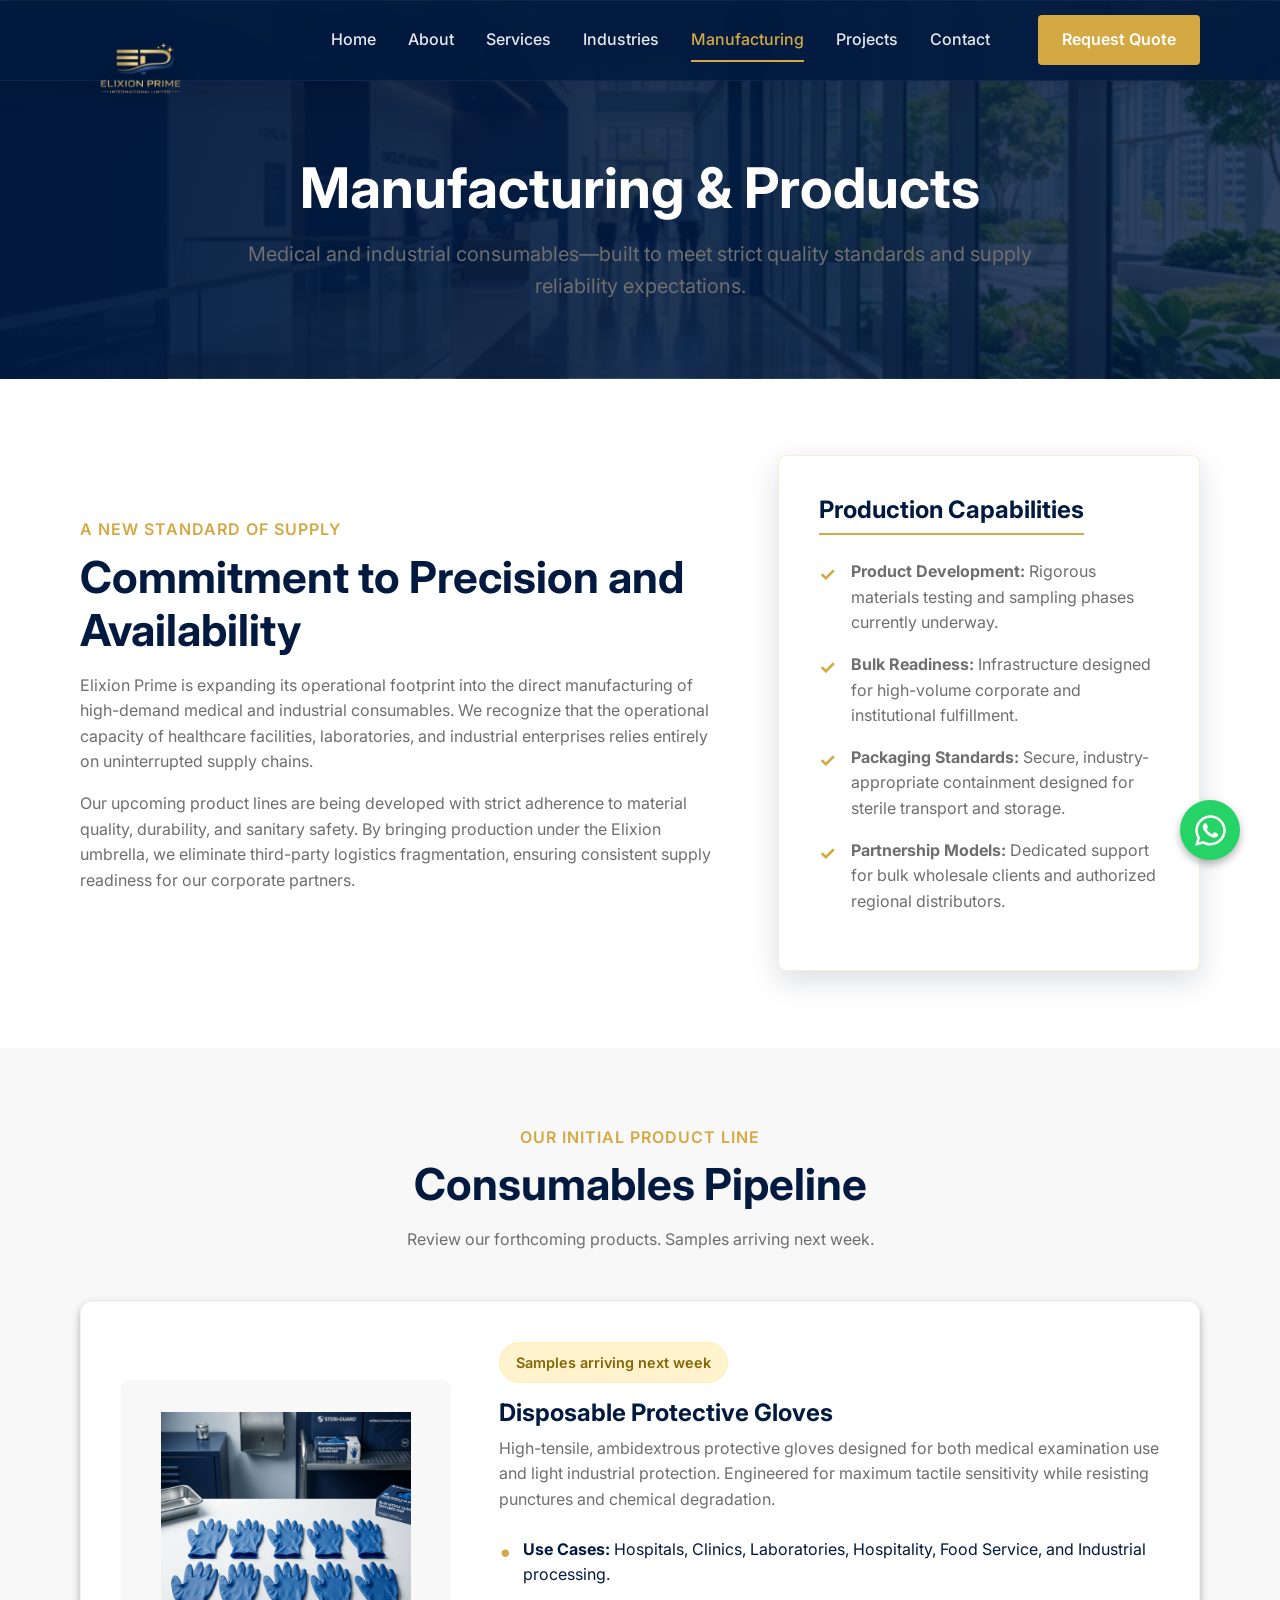
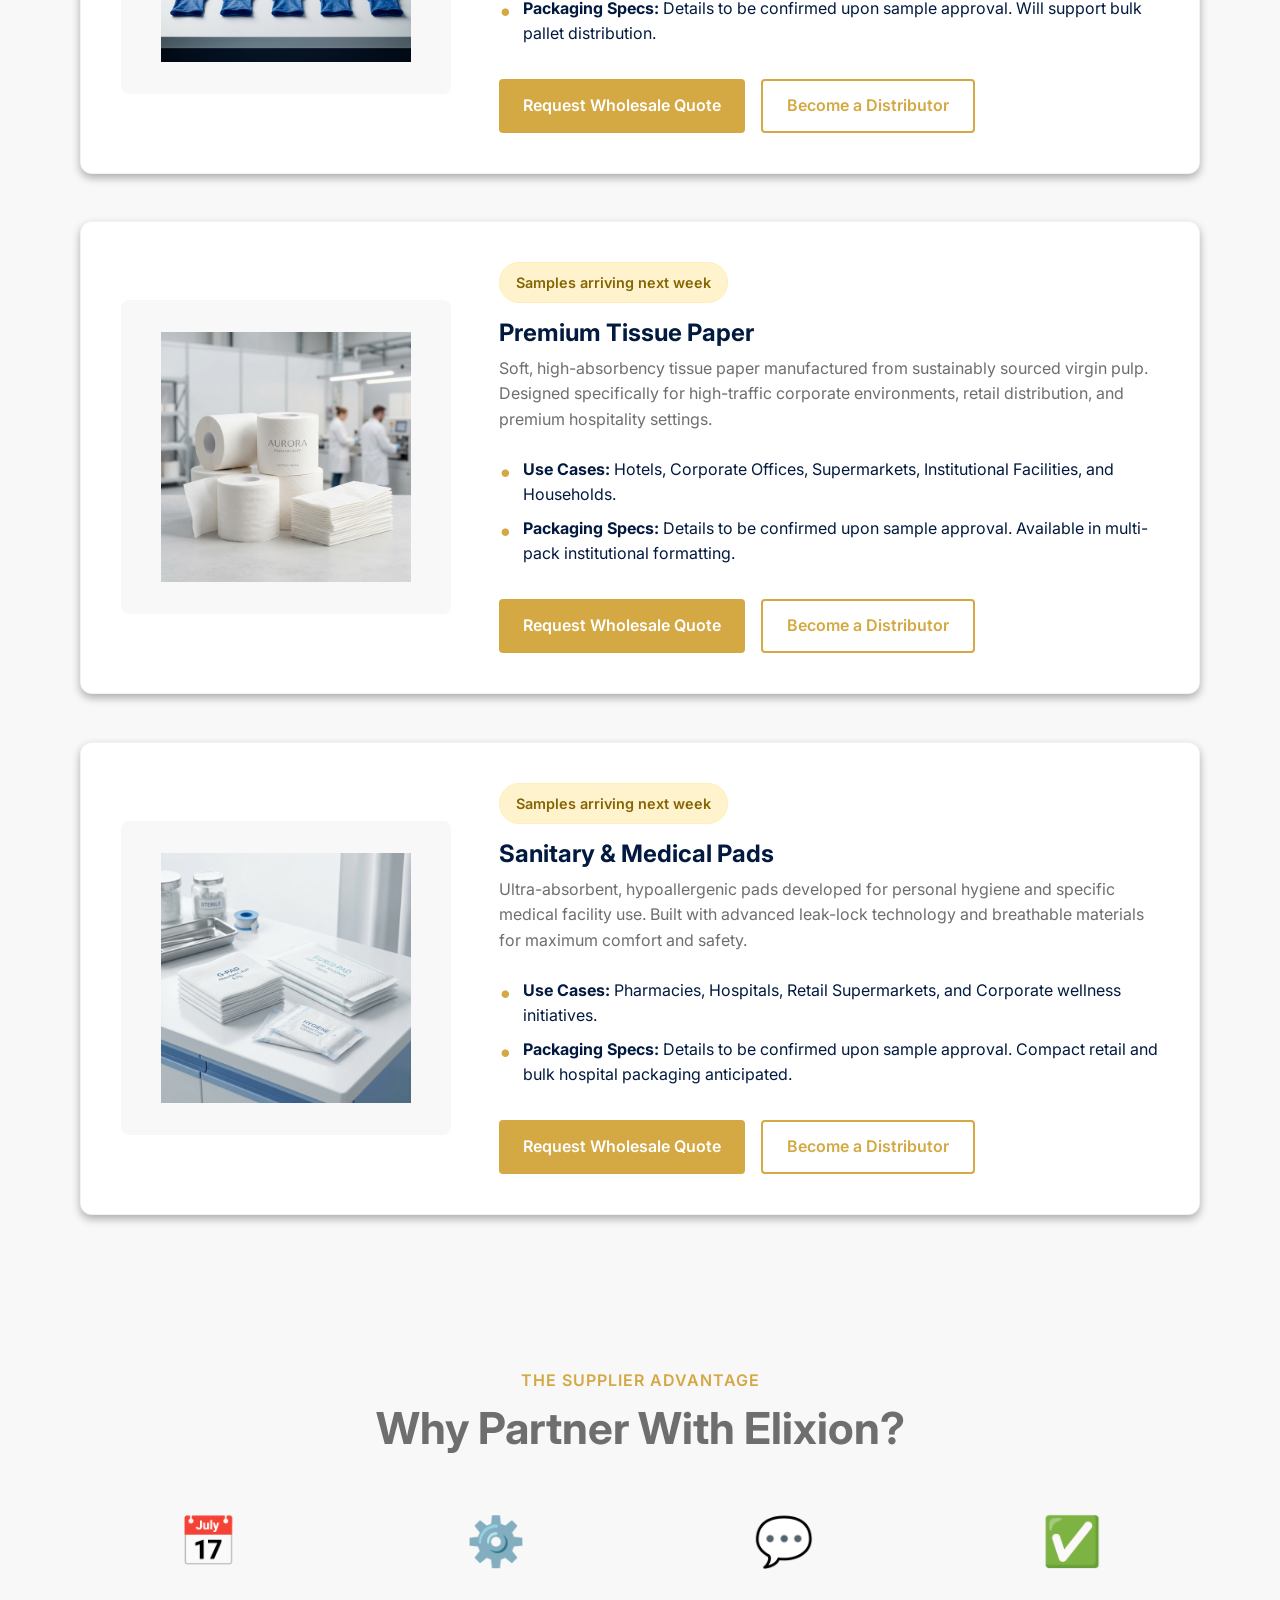
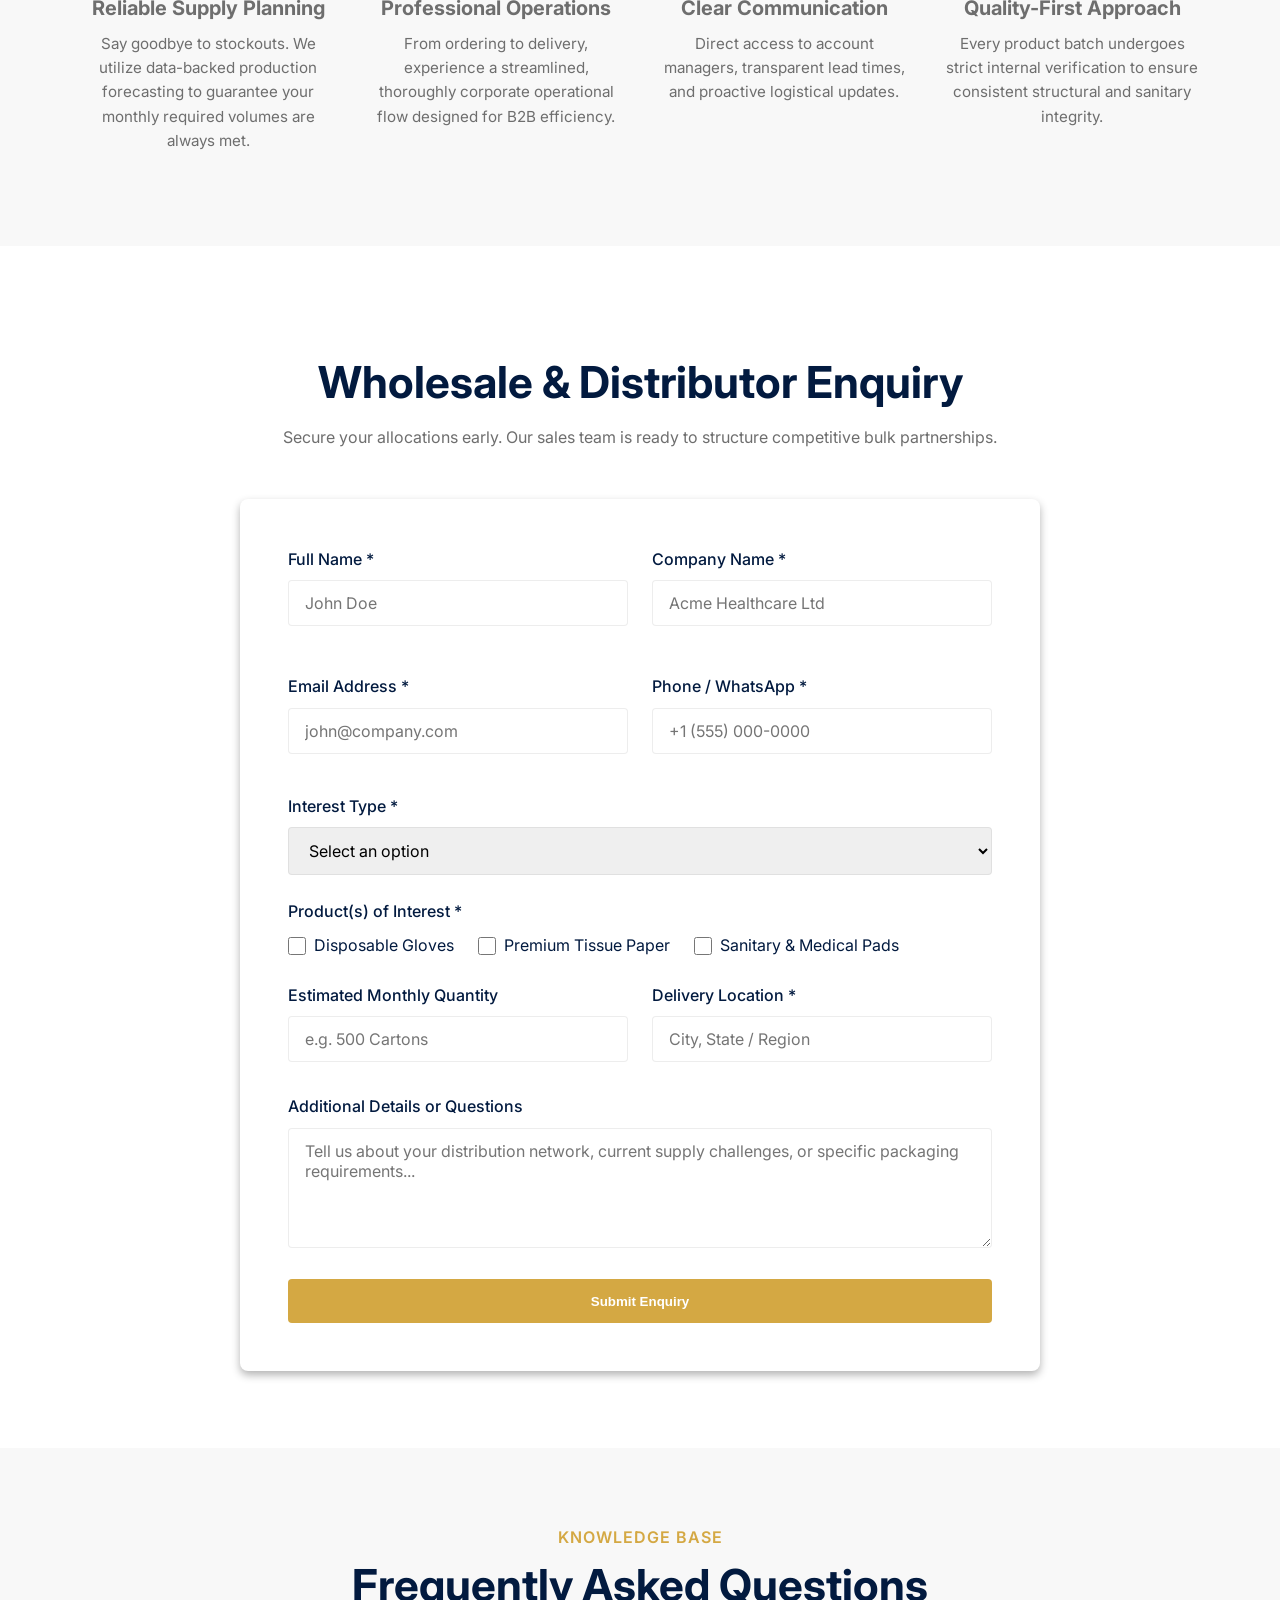
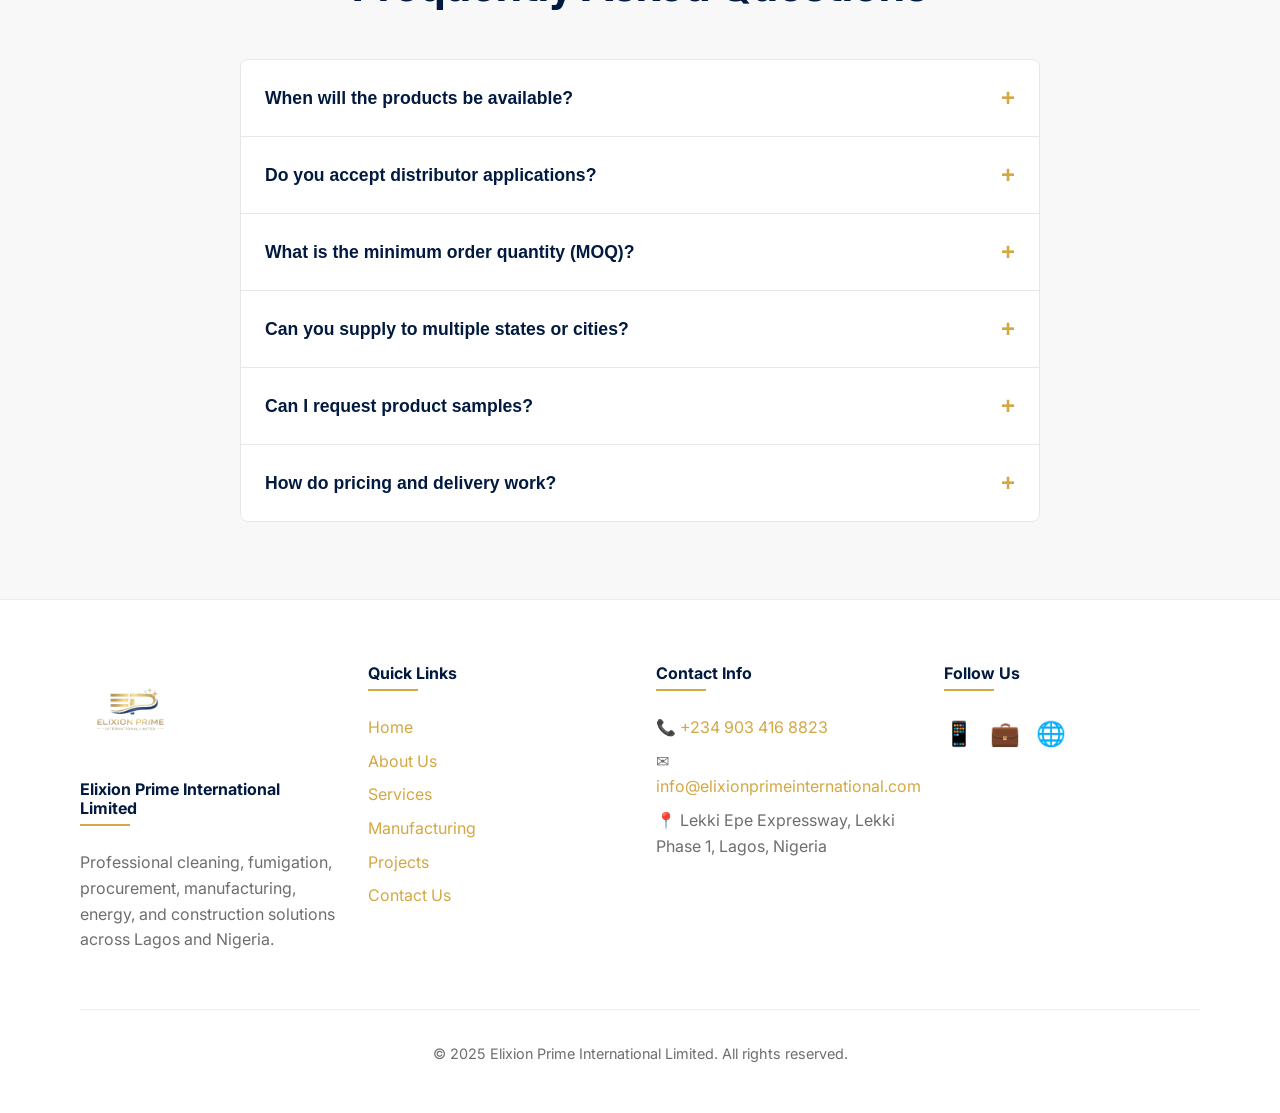
<file: manufacturing.html>
<!DOCTYPE html>
<html lang="en">

<head>
    <meta charset="UTF-8">
    <meta name="viewport" content="width=device-width, initial-scale=1.0">
    <title>Manufacturing of Consumables | Elixion Prime</title>


    <meta property="og:title" content="Manufacturing - Elixion Prime">
    <meta property="og:description"
        content="Medical and industrial consumables—built to meet quality and supply reliability expectations.">
    <meta property="og:image" content="logo.png">
    <meta property="og:url" content="https://www.elixionprime.com/manufacturing.html">

    <link rel="preconnect" href="https://fonts.googleapis.com">
    <link rel="preconnect" href="https://fonts.gstatic.com" crossorigin>
    <link href="https://fonts.googleapis.com/css2?family=Inter:wght@400;500;600;700;800&display=swap" rel="stylesheet">
    <link rel="stylesheet" href="styles.css">
    <link rel="stylesheet" href="components.css">

    <style>
        .mfg-overview-grid {
            display: grid;
            grid-template-columns: 3fr 2fr;
            gap: 4rem;
            align-items: center;
        }

        @media (max-width: 992px) {
            .mfg-overview-grid {
                grid-template-columns: 1fr;
            }
        }

        

        .capabilities-list {
            list-style: none;
            padding: 0;
            margin: 0;
        }

        .capabilities-list li {
            margin-bottom: 1rem;
            padding-left: 2rem;
            position: relative;
            color: #E0E0E0;
        }

        

        .trust-grid {
            display: grid;
            grid-template-columns: repeat(auto-fit, minmax(250px, 1fr));
            gap: 2rem;
            text-align: center;
        }
    
        /* Premium Page Overrides */
        .page-hero {
            position: relative;
            background-color: var(--color-primary) !important;
            background-image: linear-gradient(to right, rgba(2, 26, 63, 0.95) 0%, rgba(2, 26, 63, 0.8) 100%), url('hero-bg.png') !important;
            background-size: cover !important;
            background-position: center !important;
            padding: clamp(8rem, 12vw, 10rem) 0 clamp(4rem, 6vw, 6rem) !important;
            color: var(--color-white) !important;
            margin-top: -80px; /* Pull up behind the transparent header */
            text-align: center;
        }

        .page-hero h1 {
            color: var(--color-white) !important;
            font-size: clamp(2.5rem, 5vw, 3.5rem);
            margin-bottom: 1rem;
            position: relative;
            z-index: 2;
        }

        .page-hero p {
            position: relative;
            z-index: 2;
        }

        .capabilities-card {
            background-color: var(--color-navy-light);
            color: var(--color-white);
            padding: 2.5rem;
            border-radius: 8px;
            box-shadow: 0 10px 30px rgba(2, 26, 63, 0.15) !important;
            border: 1px solid rgba(212, 168, 67, 0.2);
        }
        
        .capabilities-list li::before {
            content: '\2713';
            color: var(--color-gold);
            font-weight: bold;
            font-size: 1.2rem;
            position: absolute;
            left: 0;
            top: 0px;
        }
        
        .product-block {
            background-color: var(--color-white);
            border-radius: 12px;
            padding: 2.5rem;
            margin-bottom: 3rem;
            border: 1px solid rgba(0,0,0,0.05);
            transition: transform 0.5s cubic-bezier(0.175, 0.885, 0.32, 1.275), box-shadow 0.5s ease;
            display: grid;
            grid-template-columns: 1fr 2fr;
            gap: 3rem;
            align-items: center;
        }
        
        @media (max-width: 992px) {
            .product-block {
                grid-template-columns: 1fr;
            }
        }
        
        .product-block:hover {
            transform: translateY(-8px);
            box-shadow: 0 20px 40px rgba(2, 26, 63, 0.08);
            border-color: rgba(212, 168, 67, 0.3);
        }
        
        .product-img-wrapper img {
            transition: transform 0.6s ease;
        }
        
        .product-block:hover .product-img-wrapper img {
            transform: scale(1.05);
        }
</style>
</head>

<body>

    <!-- Header -->
    <header class="header">
        <div class="container nav-container" style="position: relative;">
            <a href="index.html" class="logo"><img src="logo.png" alt="Elixion Prime logo"></a>
            <nav aria-label="Main Navigation">
                <ul class="nav-menu">
                    <li><a href="index.html" class="nav-link">Home</a></li>
                    <li><a href="about.html" class="nav-link">About</a></li>
                    <li><a href="services.html" class="nav-link">Services</a></li>
                    <li><a href="industries.html" class="nav-link">Industries</a></li>
                    <li><a href="manufacturing.html" class="nav-link active">Manufacturing</a></li>
                    <li><a href="projects.html" class="nav-link">Projects</a></li>
                    <li><a href="contact.html" class="nav-link">Contact</a></li>
                    <li><a href="#"
                            onclick="window.open(window.buildWaLink('Hello Elixion Prime, I’d like to request a quote. Service: [Cleaning/Fumigation/Procurement/Manufacturing/Energy/Construction]. Location: [ ].'), '_blank'); return false;"
                            class="btn btn-primary" style="margin-left: 1rem;">Request Quote</a></li>
                </ul>
            </nav>
            <button class="hamburger" aria-expanded="false" aria-label="Toggle navigation">
                &#9776;
            </button>
        </div>
    </header>

    <!-- Page Hero -->
    <section class="page-hero">
        <div class="container">
            <h1>Manufacturing & Products</h1>
            <p style="font-size: 1.25rem; max-width: 800px; margin: 0 auto; color: #E0E0E0;">Medical and industrial
                consumables—built to meet strict quality standards and supply reliability expectations.</p>
        </div>
    </section>

    <!-- Manufacturing Overview -->
    <section class="section">
        <div class="container mfg-overview-grid">
            <div class="overview-text">
                <span class="section-subtitle">A New Standard of Supply</span>
                <h2>Commitment to Precision and Availability</h2>
                <p>Elixion Prime is expanding its operational footprint into the direct manufacturing of high-demand
                    medical and industrial consumables. We recognize that the operational capacity of healthcare
                    facilities, laboratories, and industrial enterprises relies entirely on uninterrupted supply chains.
                </p>
                <p>Our upcoming product lines are being developed with strict adherence to material quality, durability,
                    and sanitary safety. By bringing production under the Elixion umbrella, we eliminate third-party
                    logistics fragmentation, ensuring consistent supply readiness for our corporate partners.</p>
            </div>

            <div class="capabilities-card">
                <h3
                    style="color: var(--color-white); margin-bottom: 1.5rem; border-bottom: 2px solid var(--color-gold); padding-bottom: 0.5rem; display: inline-block;">
                    Production Capabilities</h3>
                <ul class="capabilities-list">
                    <li><strong>Product Development:</strong> Rigorous materials testing and sampling phases currently
                        underway.</li>
                    <li><strong>Bulk Readiness:</strong> Infrastructure designed for high-volume corporate and
                        institutional fulfillment.</li>
                    <li><strong>Packaging Standards:</strong> Secure, industry-appropriate containment designed for
                        sterile transport and storage.</li>
                    <li><strong>Partnership Models:</strong> Dedicated support for bulk wholesale clients and authorized
                        regional distributors.</li>
                </ul>
            </div>
        </div>
    </section>

    <!-- Product Showcase -->
    <section class="section" style="background-color: var(--color-off-white);">
        <div class="container">
            <div class="section-header">
                <span class="section-subtitle">Our Initial Product Line</span>
                <h2>Consumables Pipeline</h2>
                <p style="color: var(--color-text-light);">Review our forthcoming products. Samples arriving next week.
                </p>
            </div>

            <!-- Gloves -->
            <div class="product-block">
                <div class="product-img-wrapper">
                    <img src="mfg_gloves.png" alt="Industrial and Medical Gloves"
                        style="max-height: 250px; margin: 0 auto;" loading="lazy" decoding="async">
                </div>
                <div class="product-details">
                    <span class="badge-soon">Samples arriving next week</span>
                    <h3>Disposable Protective Gloves</h3>
                    <p style="color: var(--color-text-light);">High-tensile, ambidextrous protective gloves designed for
                        both medical examination use and light industrial protection. Engineered for maximum tactile
                        sensitivity while resisting punctures and chemical degradation.</p>

                    <ul class="product-features">
                        <li><strong>Use Cases:</strong> Hospitals, Clinics, Laboratories, Hospitality, Food Service, and
                            Industrial processing.</li>
                        <li><strong>Packaging Specs:</strong> Details to be confirmed upon sample approval. Will support
                            bulk pallet distribution.</li>
                    </ul>

                    <div style="margin-top: 2rem; display: flex; gap: 1rem; flex-wrap: wrap;">
                        <a href="#enquiry-form" class="btn btn-primary">Request Wholesale Quote</a>
                        <a href="#enquiry-form" class="btn btn-outline">Become a Distributor</a>
                    </div>
                </div>
            </div>

            <!-- Tissue Paper -->
            <div class="product-block">
                <div class="product-img-wrapper">
                    <img src="mfg_tissue.png" alt="Premium Tissue Paper" style="max-height: 250px; margin: 0 auto;"
                        loading="lazy" decoding="async">
                </div>
                <div class="product-details">
                    <span class="badge-soon">Samples arriving next week</span>
                    <h3>Premium Tissue Paper</h3>
                    <p style="color: var(--color-text-light);">Soft, high-absorbency tissue paper manufactured from
                        sustainably sourced virgin pulp. Designed specifically for high-traffic corporate environments,
                        retail distribution, and premium hospitality settings.</p>

                    <ul class="product-features">
                        <li><strong>Use Cases:</strong> Hotels, Corporate Offices, Supermarkets, Institutional
                            Facilities, and Households.</li>
                        <li><strong>Packaging Specs:</strong> Details to be confirmed upon sample approval. Available in
                            multi-pack institutional formatting.</li>
                    </ul>

                    <div style="margin-top: 2rem; display: flex; gap: 1rem; flex-wrap: wrap;">
                        <a href="#enquiry-form" class="btn btn-primary">Request Wholesale Quote</a>
                        <a href="#enquiry-form" class="btn btn-outline">Become a Distributor</a>
                    </div>
                </div>
            </div>

            <!-- Pads -->
            <div class="product-block" style="margin-bottom: 0;">
                <div class="product-img-wrapper">
                    <img src="mfg_pads.png" alt="Sanitary and Medical Pads" style="max-height: 250px; margin: 0 auto;"
                        loading="lazy" decoding="async">
                </div>
                <div class="product-details">
                    <span class="badge-soon">Samples arriving next week</span>
                    <h3>Sanitary & Medical Pads</h3>
                    <p style="color: var(--color-text-light);">Ultra-absorbent, hypoallergenic pads developed for
                        personal hygiene and specific medical facility use. Built with advanced leak-lock technology and
                        breathable materials for maximum comfort and safety.</p>

                    <ul class="product-features">
                        <li><strong>Use Cases:</strong> Pharmacies, Hospitals, Retail Supermarkets, and Corporate
                            wellness initiatives.</li>
                        <li><strong>Packaging Specs:</strong> Details to be confirmed upon sample approval. Compact
                            retail and bulk hospital packaging anticipated.</li>
                    </ul>

                    <div style="margin-top: 2rem; display: flex; gap: 1rem; flex-wrap: wrap;">
                        <a href="#enquiry-form" class="btn btn-primary">Request Wholesale Quote</a>
                        <a href="#enquiry-form" class="btn btn-outline">Become a Distributor</a>
                    </div>
                </div>
            </div>

        </div>
    </section>

    <!-- Why Partner Trust Section -->
    <section class="section" style="background-color: var(--color-navy); color: var(--color-white);">
        <div class="container">
            <div class="section-header">
                <span class="section-subtitle" style="color: var(--color-gold);">The Supplier Advantage</span>
                <h2 style="color: var(--color-white);">Why Partner With Elixion?</h2>
            </div>

            <div class="trust-grid">
                <div>
                    <div style="font-size: 3rem; margin-bottom: 1rem;">📅</div>
                    <h3 style="color: var(--color-white); font-size: 1.25rem;">Reliable Supply Planning</h3>
                    <p style="color: #A0AABF; font-size: 0.95rem;">Say goodbye to stockouts. We utilize data-backed
                        production forecasting to guarantee your monthly required volumes are always met.</p>
                </div>
                <div>
                    <div style="font-size: 3rem; margin-bottom: 1rem;">⚙️</div>
                    <h3 style="color: var(--color-white); font-size: 1.25rem;">Professional Operations</h3>
                    <p style="color: #A0AABF; font-size: 0.95rem;">From ordering to delivery, experience a streamlined,
                        thoroughly corporate operational flow designed for B2B efficiency.</p>
                </div>
                <div>
                    <div style="font-size: 3rem; margin-bottom: 1rem;">💬</div>
                    <h3 style="color: var(--color-white); font-size: 1.25rem;">Clear Communication</h3>
                    <p style="color: #A0AABF; font-size: 0.95rem;">Direct access to account managers, transparent lead
                        times, and proactive logistical updates.</p>
                </div>
                <div>
                    <div style="font-size: 3rem; margin-bottom: 1rem;">✅</div>
                    <h3 style="color: var(--color-white); font-size: 1.25rem;">Quality-First Approach</h3>
                    <p style="color: #A0AABF; font-size: 0.95rem;">Every product batch undergoes strict internal
                        verification to ensure consistent structural and sanitary integrity.</p>
                </div>
            </div>
        </div>
    </section>

    <!-- Form Section -->
    <section id="enquiry-form" class="section">
        <div class="container">
            <div class="section-header">
                <span class="section-subtitle">Partnership Portal</span>
                <h2>Wholesale & Distributor Enquiry</h2>
                <p style="color: var(--color-text-light);">Secure your allocations early. Our sales team is ready to
                    structure competitive bulk partnerships.</p>
            </div>

            <div class="form-container">
                <form id="mfgForm" novalidate>
                    <div style="display: grid; grid-template-columns: 1fr 1fr; gap: 1.5rem;">
                        <div class="form-group">
                            <label for="mfgName" class="form-label">Full Name *</label>
                            <input type="text" id="mfgName" class="form-control" required placeholder="John Doe">
                        </div>
                        <div class="form-group">
                            <label for="mfgCompany" class="form-label">Company Name *</label>
                            <input type="text" id="mfgCompany" class="form-control" required
                                placeholder="Acme Healthcare Ltd">
                        </div>
                        <div class="form-group">
                            <label for="mfgEmail" class="form-label">Email Address *</label>
                            <input type="email" id="mfgEmail" class="form-control" required
                                placeholder="john@company.com">
                        </div>
                        <div class="form-group">
                            <label for="mfgPhone" class="form-label">Phone / WhatsApp *</label>
                            <input type="tel" id="mfgPhone" class="form-control" required
                                placeholder="+1 (555) 000-0000">
                        </div>
                    </div>

                    <div class="form-group" style="margin-top: 1rem;">
                        <label for="mfgInterest" class="form-label">Interest Type *</label>
                        <select id="mfgInterest" class="form-control" required>
                            <option value="" disabled selected>Select an option</option>
                            <option value="wholesale">Wholesale Purchase (End User)</option>
                            <option value="distributor">Distributor Partnership</option>
                            <option value="retail">Retail Supply</option>
                            <option value="other">Other</option>
                        </select>
                    </div>

                    <div class="form-group" style="margin-top: 1.5rem;">
                        <label class="form-label" style="margin-bottom: 0;">Product(s) of Interest *</label>
                        <div class="checkbox-group" data-required-group="true">
                            <label class="checkbox-label">
                                <input type="checkbox" name="product" value="gloves"> Disposable Gloves
                            </label>
                            <label class="checkbox-label">
                                <input type="checkbox" name="product" value="tissue"> Premium Tissue Paper
                            </label>
                            <label class="checkbox-label">
                                <input type="checkbox" name="product" value="pads"> Sanitary & Medical Pads
                            </label>
                        </div>
                        <div class="error-message">Please select at least one product.</div>
                    </div>

                    <div style="display: grid; grid-template-columns: 1fr 1fr; gap: 1.5rem; margin-top: 1.5rem;">
                        <div class="form-group">
                            <label for="mfgQty" class="form-label">Estimated Monthly Quantity</label>
                            <input type="text" id="mfgQty" class="form-control" placeholder="e.g. 500 Cartons">
                        </div>
                        <div class="form-group">
                            <label for="mfgLocation" class="form-label">Delivery Location *</label>
                            <input type="text" id="mfgLocation" class="form-control" required
                                placeholder="City, State / Region">
                        </div>
                    </div>

                    <div class="form-group" style="margin-top: 0.5rem;">
                        <label for="mfgMessage" class="form-label">Additional Details or Questions</label>
                        <textarea id="mfgMessage" class="form-control"
                            placeholder="Tell us about your distribution network, current supply challenges, or specific packaging requirements..."
                            rows="4"></textarea>
                    </div>

                    <button type="submit" class="btn btn-primary btn-block" style="margin-top: 1rem;">Submit
                        Enquiry</button>
                </form>
            </div>
        </div>
    </section>

    <!-- FAQ Accordion -->
    <section class="section" style="background-color: var(--color-off-white);">
        <div class="container">
            <div class="section-header">
                <span class="section-subtitle">Knowledge Base</span>
                <h2>Frequently Asked Questions</h2>
            </div>

            <div class="accordion" style="max-width: 800px; margin: 0 auto;">
                <div class="accordion-item">
                    <button class="accordion-btn" aria-expanded="false">When will the products be available?</button>
                    <div class="accordion-content">
                        <div class="accordion-body">
                            The initial samples for our gloves, tissue paper, and pads are arriving next week. Upon
                            sample approval and finalization of packaging specs, mass production will commence. We
                            anticipate full availability for bulk orders shortly thereafter.
                        </div>
                    </div>
                </div>
                <div class="accordion-item">
                    <button class="accordion-btn" aria-expanded="false">Do you accept distributor applications?</button>
                    <div class="accordion-content">
                        <div class="accordion-body">
                            Yes, we are actively seeking motivated regional distributors. By filling out the enquiry
                            form above and selecting "Distributor Partnership," our team will contact you to discuss
                            territorial exclusivity, tiered pricing, and contractual terms.
                        </div>
                    </div>
                </div>
                <div class="accordion-item">
                    <button class="accordion-btn" aria-expanded="false">What is the minimum order quantity
                        (MOQ)?</button>
                    <div class="accordion-content">
                        <div class="accordion-body">
                            MOQs will vary depending on the product line and the nature of the partnership (End-user vs.
                            Distributor). Final MQOs will be published alongside physical samples, but our
                            infrastructure is geared towards volume efficiency.
                        </div>
                    </div>
                </div>
                <div class="accordion-item">
                    <button class="accordion-btn" aria-expanded="false">Can you supply to multiple states or
                        cities?</button>
                    <div class="accordion-content">
                        <div class="accordion-body">
                            Yes, leveraging our Procurement & Sales logistics network, we have the capability to execute
                            complex inter-state and multi-city delivery matrices securely and efficiently.
                        </div>
                    </div>
                </div>
                <div class="accordion-item">
                    <button class="accordion-btn" aria-expanded="false">Can I request product samples?</button>
                    <div class="accordion-content">
                        <div class="accordion-body">
                            Absolutely. Once the physical samples clear our internal quality assurance protocols next
                            week, authorized corporate buyers and vetted potential distributors will be eligible to
                            receive sample kits for independent assessment.
                        </div>
                    </div>
                </div>
                <div class="accordion-item">
                    <button class="accordion-btn" aria-expanded="false">How do pricing and delivery work?</button>
                    <div class="accordion-content">
                        <div class="accordion-body">
                            Pricing is scaled based on volume commitments, with significant advantages provided to
                            contracted distributors. Delivery frameworks are heavily customized per client, ranging from
                            localized drop-shipping to bulk warehouse delivery. Submit an enquiry to get exact metrics
                            for your location.
                        </div>
                    </div>
                </div>
            </div>
        </div>
    </section>

    <!-- Footer -->
    <footer class="footer">
        <div class="container">
            <div class="footer-grid">
                <div class="footer-col">
                    <a href="index.html" class="footer-logo"><img src="logo.png" alt="Elixion Prime logo"></a>
                    <h4>Elixion Prime International Limited</h4>
                    <p>Professional cleaning, fumigation, procurement, manufacturing, energy, and construction solutions
                        across Lagos and Nigeria.</p>
                </div>
                <div class="footer-col">
                    <h4>Quick Links</h4>
                    <ul>
                        <li><a href="index.html">Home</a></li>
                        <li><a href="about.html">About Us</a></li>
                        <li><a href="services.html">Services</a></li>
                        <li><a href="manufacturing.html">Manufacturing</a></li>
                        <li><a href="projects.html">Projects</a></li>
                        <li><a href="contact.html">Contact Us</a></li>
                    </ul>
                </div>
                <div class="footer-col">
                    <h4>Contact Info</h4>
                    <ul>
                        <li>&#128222; <a href="tel:+2349034168823">+234 903 416 8823</a></li>
                        <li>&#9993; <a
                                href="mailto:info@elixionprimeinternational.com">info@elixionprimeinternational.com</a>
                        </li>
                        <li>&#128205; Lekki Epe Expressway, Lekki Phase 1, Lagos, Nigeria</li>
                    </ul>
                </div>
                <div class="footer-col">
                    <h4>Follow Us</h4>
                    <div style="display: flex; gap: 1rem; margin-top: 0.5rem;">
                        <a href="https://wa.me/2349034168823" target="_blank" rel="noopener" aria-label="WhatsApp"
                            style="font-size: 1.5rem;">📱</a>
                        <a href="#" aria-label="LinkedIn" style="font-size: 1.5rem;">💼</a>
                        <a href="#" aria-label="Facebook" style="font-size: 1.5rem;">🌐</a>
                    </div>
                </div>
            </div>
            <div class="footer-bottom">
                <p>&copy; 2025 Elixion Prime International Limited. All rights reserved.</p>
            </div>
        </div>
    </footer>

    <!-- WhatsApp Float -->
    <a href="https://wa.me/2349034168823" class="whatsapp-float" aria-label="Chat with Elixion on WhatsApp"
        target="_blank" rel="noopener">
        <svg xmlns="http://www.w3.org/2000/svg" viewBox="0 0 448 512">
            <path
                d="M380.9 97.1C339 55.1 283.2 32 223.9 32c-122.4 0-222 99.6-222 222 0 39.1 10.2 77.3 29.6 111L0 480l117.7-30.9c32.4 17.7 68.9 27 106.1 27h.1c122.3 0 224.1-99.6 224.1-222 0-59.3-25.2-115-67.1-157.1zm-157 341.6c-33.2 0-65.7-8.9-94-25.7l-6.7-4-69.8 18.3L72 359.2l-4.4-7c-18.5-29.4-28.2-63.3-28.2-98.2 0-101.7 82.8-184.5 184.6-184.5 49.3 0 95.6 19.2 130.4 54.1 34.8 34.9 56.2 81.2 56.1 130.5 0 101.8-84.9 184.6-186.6 184.6zm101.2-138.2c-5.5-2.8-32.8-16.2-37.9-18-5.1-1.9-8.8-2.8-12.5 2.8-3.7 5.6-14.3 18-17.6 21.8-3.2 3.7-6.5 4.2-12 1.4-32.6-16.3-54-29.1-75.5-66-5.7-9.8 5.7-9.1 16.3-30.3 1.8-3.7.9-6.9-.5-9.7-1.4-2.8-12.5-30.1-17.1-41.2-4.5-10.8-9.1-9.3-12.5-9.5-3.2-.2-6.9-.2-10.6-.2-3.7 0-9.7 1.4-14.8 6.9-5.1 5.6-19.4 19-19.4 46.3 0 27.3 19.9 53.7 22.6 57.4 2.8 3.7 39.1 59.7 94.8 83.8 35.2 15.2 49 16.5 66.6 13.9 10.7-1.6 32.8-13.4 37.4-26.4 4.6-13 4.6-24.1 3.2-26.4-1.3-2.5-5-3.9-10.5-6.6z" />
        </svg>
    </a>

    <script type="module" src="whatsapp.js" defer></script>
    <script src="main.js" defer></script>
    <script type="module" src="form.js" defer></script>
<!-- Premium Enhancements -->
<style>
    

    
    /* Premium Header Layout & Breakout Logo Positioning */
    .header {
        background: rgba(2, 26, 63, 0.9) !important;
        backdrop-filter: blur(12px);
        -webkit-backdrop-filter: blur(12px);
        border-bottom: 1px solid rgba(255, 255, 255, 0.05);
        box-shadow: 0 4px 30px rgba(0, 0, 0, 0.1);
        position: sticky;
        top: 0;
        z-index: 1000;
    }

    .logo {
        position: relative;
        display: flex;
        align-items: center;
        height: 80px; 
        width: 140px; 
    }

    .logo img {
        position: absolute;
        top: 20px; 
        height: 120px !important;
        transition: transform 0.4s cubic-bezier(0.175, 0.885, 0.32, 1.275), filter 0.3s !important;
        transform-origin: top left;
        filter: drop-shadow(0 4px 10px rgba(0,0,0,0.3));
        z-index: 1001; 
    }

    @media (max-width: 768px) {
        .logo img {
            height: 80px !important;
            top: 50%;
            transform: translateY(-50%) !important;
        }
    }

    .footer-logo img {
        height: 100px !important;
        transition: transform 0.4s cubic-bezier(0.175, 0.885, 0.32, 1.275) !important;
        transform-origin: center center;
    }

        .logo img {
        /* Premium Background Hover Mechanics */
        border-radius: 100px;
        padding: 0;
        transition: transform 0.4s cubic-bezier(0.175, 0.885, 0.32, 1.275), filter 0.3s, background-color 0.4s, padding 0.4s !important;
    }

    .logo img:hover {
        transform: scale(1.05) !important;
        background-color: #ffffff;
        padding: 10px;
        box-shadow: 0 8px 25px rgba(0,0,0,0.15);
    }
    
    .footer-logo img:hover {
        transform: scale(1.05) !important;
    }

    .nav-link {
        color: #fff !important; 
        opacity: 0.9;
    }
    .nav-link:hover, .nav-link.active {
        color: var(--color-gold) !important;
        opacity: 1;
    }


    /* 3. Advanced Button "Shine" Animation */
    .btn-primary {
        position: relative;
        overflow: hidden;
        z-index: 1;
        transform-style: preserve-3d;
    }

    .btn-primary::after {
        content: '';
        position: absolute;
        top: 0;
        left: -100%;
        width: 50%;
        height: 100%;
        background: linear-gradient(to right, rgba(255, 255, 255, 0) 0%, rgba(255, 255, 255, 0.3) 50%, rgba(255, 255, 255, 0) 100%);
        transform: skewX(-25deg);
        animation: shine 4s infinite;
        z-index: -1;
    }

    @keyframes shine {
        0% {
            left: -100%;
        }

        20% {
            left: 200%;
        }

        100% {
            left: 200%;
        }
    }

    /* 4. Advanced Card 3D Hover & Micro-interactions */
    .card,
    .industry-card,
    .service-block>div,
    .project-card,
    .metric-card {
        transition: transform 0.5s cubic-bezier(0.175, 0.885, 0.32, 1.275), box-shadow 0.5s ease !important;
        will-change: transform;
    }

    /* Selectively exclude images inside service block from getting double hover */
    .service-block>div:hover:not(:has(img:only-child)) {
        transform: translateY(-8px);
    }

    .card:hover,
    .industry-card:hover,
    .project-card:hover,
    .metric-card:hover {
        transform: translateY(-10px) scale(1.02) !important;
        box-shadow: 0 20px 40px rgba(0, 0, 0, 0.12), 0 5px 15px rgba(0, 0, 0, 0.08) !important;
        border-color: var(--color-gold) !important;
    }

    /* 5. Scroll Animations (AOS Equivalent) */
    .premium-animate-up {
        opacity: 0;
        transform: translateY(40px);
        transition: opacity 0.8s cubic-bezier(0.25, 0.46, 0.45, 0.94),
            transform 0.8s cubic-bezier(0.25, 0.46, 0.45, 0.94);
        will-change: opacity, transform;
    }

    .premium-animate-up.is-visible {
        opacity: 1;
        transform: translateY(0);
    }

    /* Stagger delays for grid items */
    .premium-delay-1 {
        transition-delay: 0.1s;
    }

    .premium-delay-2 {
        transition-delay: 0.2s;
    }

    .premium-delay-3 {
        transition-delay: 0.3s;
    }

    .premium-delay-4 {
        transition-delay: 0.4s;
    }

    /* 6. Smooth Scrolling */
    html {
        scroll-behavior: smooth;
    }
</style>

<script>
    document.addEventListener("DOMContentLoaded", () => {
        // 1. Setup Elements for Animation
        // We target heavy text blocks and grid cards
        const targets = document.querySelectorAll('.section-subtitle, h2, .card, .industry-card, .project-card, .service-block > div, .timeline-step, .metric-card, .product-block, .trust-grid > div');

        targets.forEach((el, index) => {
            el.classList.add('premium-animate-up');
            // Add staggered delay to sibling cards in a grid 
            if (el.parentElement && (el.parentElement.classList.contains('card-grid') ||
                el.parentElement.classList.contains('grid-12') ||
                el.parentElement.classList.contains('cases-grid') ||
                el.parentElement.classList.contains('trust-grid'))) {
                const siblingIndex = Array.from(el.parentElement.children).indexOf(el);
                const delayClass = 'premium-delay-' + ((siblingIndex % 4) + 1);
                el.classList.add(delayClass);
            }
        });

        // 2. Intersection Observer
        const observerOptions = {
            root: null,
            rootMargin: '0px 0px -10% 0px', // Trigger slightly before element enters viewport
            threshold: 0.1
        };

        const observer = new IntersectionObserver((entries, observer) => {
            entries.forEach(entry => {
                if (entry.isIntersecting) {
                    entry.target.classList.add('is-visible');
                    // Once visible, we can unobserve to prevent re-animating on scroll up (optional)
                    observer.unobserve(entry.target);
                }
            });
        }, observerOptions);

        // 3. Start observing
        document.querySelectorAll('.premium-animate-up').forEach(el => {
            // Elements already high up in the viewport should just show immediately
            const rect = el.getBoundingClientRect();
            if (rect.top < window.innerHeight) {
                // Give them a tiny timeout to allow CSS to parse, then show
                setTimeout(() => {
                    el.classList.add('is-visible');
                }, 50);
            } else {
                observer.observe(el);
            }
        });
    });
</script>
<!-- /Premium Enhancements -->
</body>

</html>
</file>
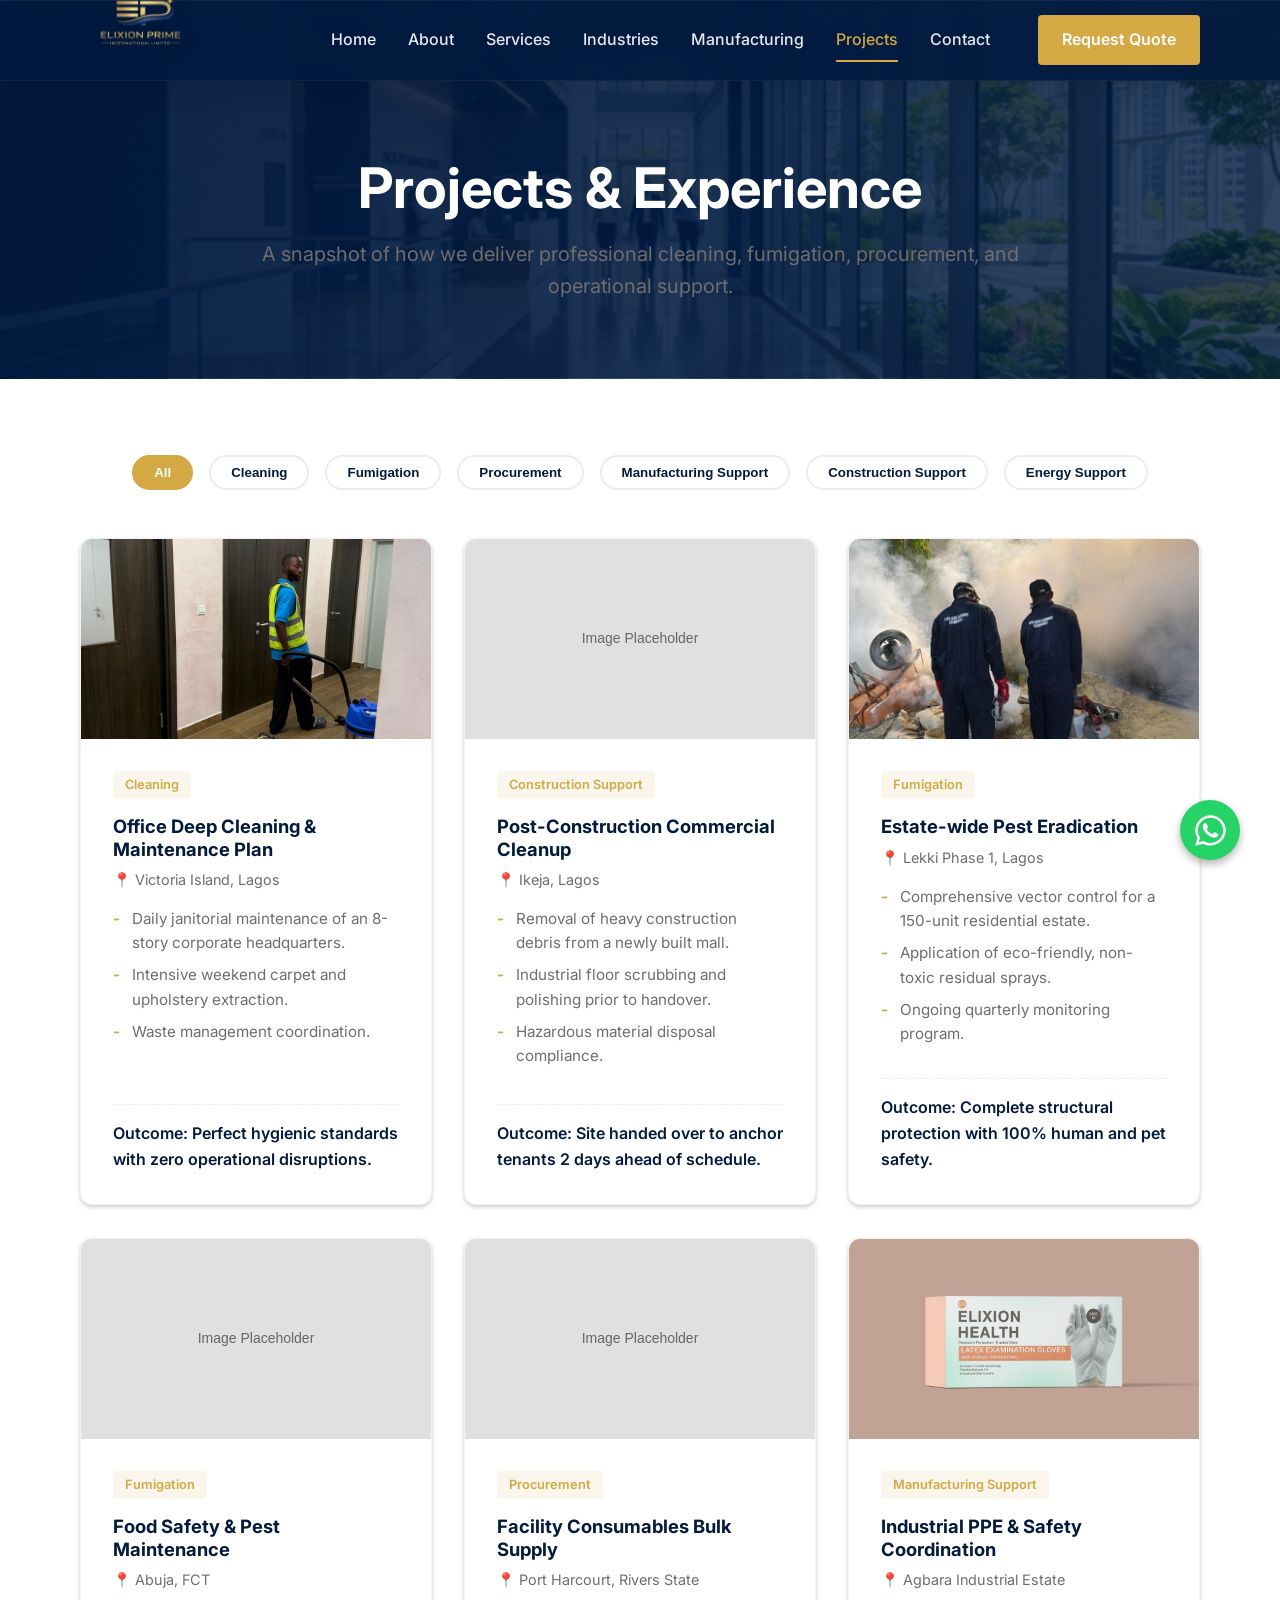
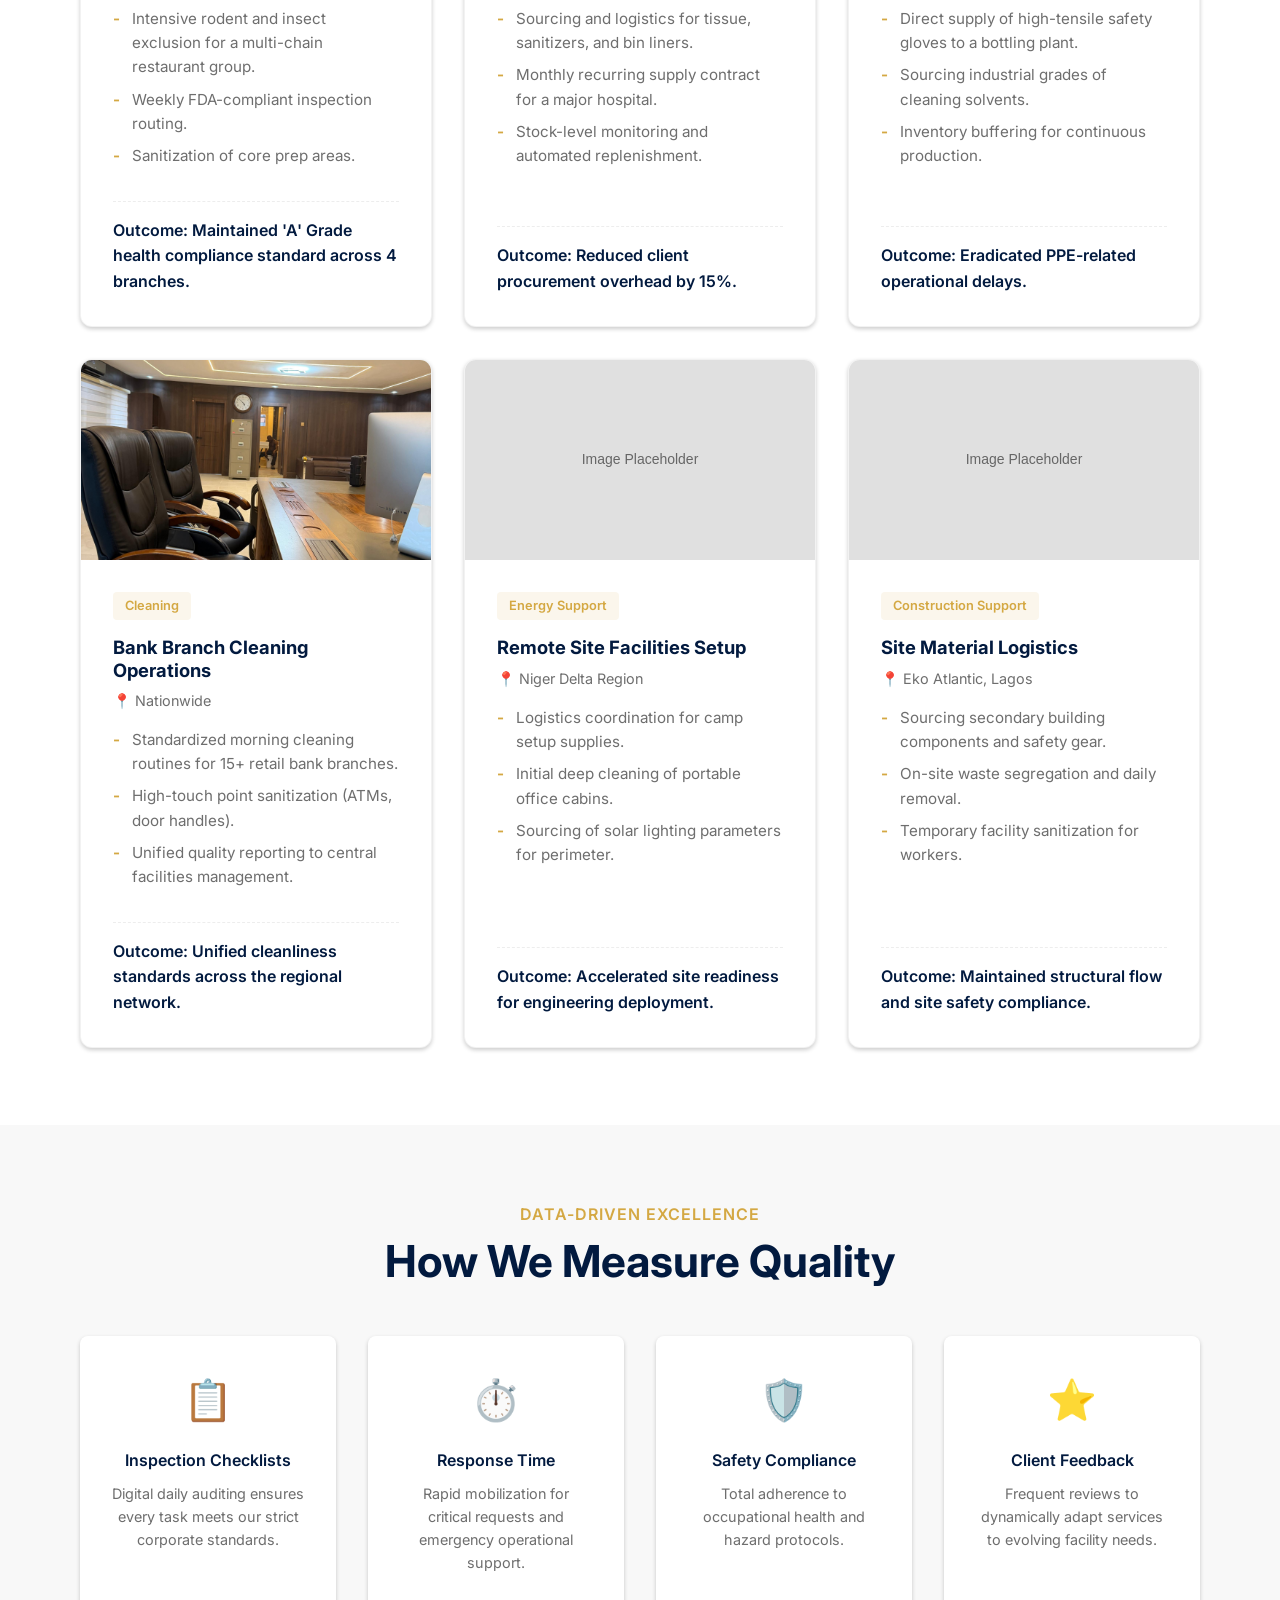
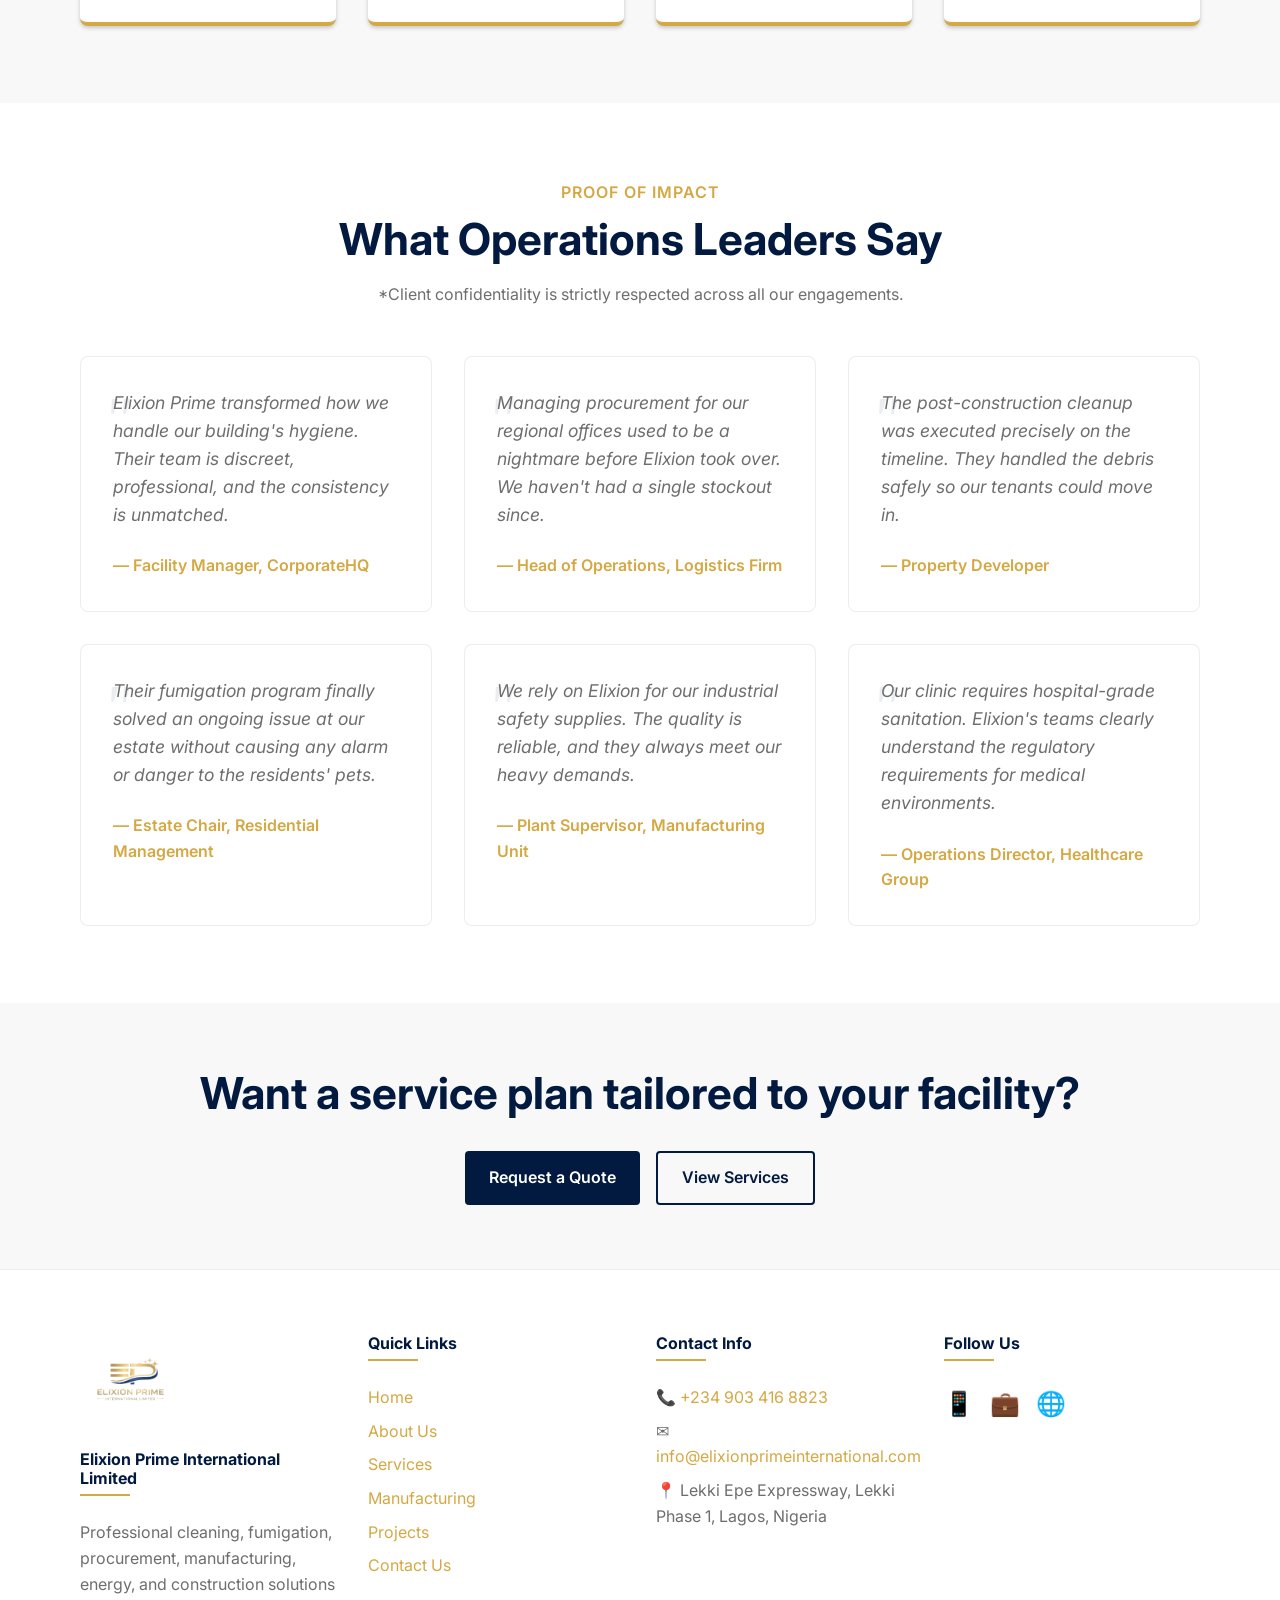
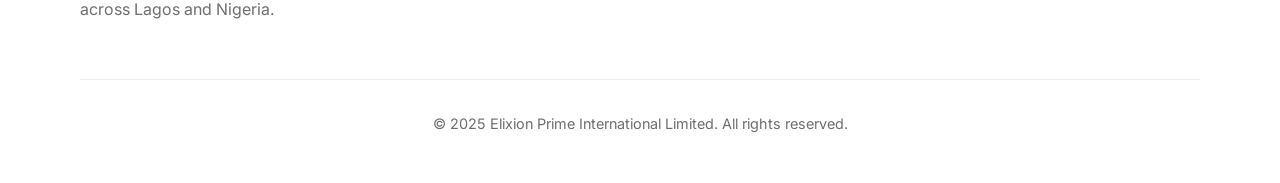
<file: projects.html>
<!DOCTYPE html>
<html lang="en">

<head>
    <meta charset="UTF-8">
    <meta name="viewport" content="width=device-width, initial-scale=1.0">
    <title>Our Projects & Portfolio | Elixion Prime</title>
    

    <meta property="og:title" content="Projects - Elixion Prime">
    <meta property="og:description" content="A snapshot of our corporate impact and service delivery across Nigeria.">
    <meta property="og:image" content="placeholder.svg">
    <meta property="og:url" content="https://www.elixionprime.com/projects.html">

    <link rel="preconnect" href="https://fonts.googleapis.com">
    <link rel="preconnect" href="https://fonts.gstatic.com" crossorigin>
    <link href="https://fonts.googleapis.com/css2?family=Inter:wght@400;500;600;700;800&display=swap" rel="stylesheet">
    <link rel="stylesheet" href="styles.css">
    <link rel="stylesheet" href="components.css">
<style>
        /* Premium Page Overrides */
        .page-hero {
            position: relative;
            background-color: var(--color-primary) !important;
            background-image: linear-gradient(to right, rgba(2, 26, 63, 0.95) 0%, rgba(2, 26, 63, 0.8) 100%), url('hero-bg.png') !important;
            background-size: cover !important;
            background-position: center !important;
            padding: clamp(8rem, 12vw, 10rem) 0 clamp(4rem, 6vw, 6rem) !important;
            color: var(--color-white) !important;
            margin-top: -80px; /* Pull up behind the transparent header */
            text-align: center;
        }

        .page-hero h1 {
            color: var(--color-white) !important;
            font-size: clamp(2.5rem, 5vw, 3.5rem);
            margin-bottom: 1rem;
            position: relative;
            z-index: 2;
        }

        .page-hero p {
            position: relative;
            z-index: 2;
        }

        .project-card {
            border: 1px solid rgba(0,0,0,0.05);
            border-radius: 12px;
            overflow: hidden;
            background: var(--color-white);
            transition: transform 0.5s cubic-bezier(0.175, 0.885, 0.32, 1.275), box-shadow 0.5s ease;
        }
        
        .project-card img {
            transition: transform 0.6s ease;
        }
        
        .project-card:hover {
            transform: translateY(-8px);
            box-shadow: 0 20px 40px rgba(2, 26, 63, 0.08);
            border-color: rgba(212, 168, 67, 0.3);
        }
        
        .project-card:hover img {
            transform: scale(1.05);
        }
        
        .project-tag {
            background-color: rgba(212, 168, 67, 0.1) !important;
            color: var(--color-gold) !important;
        }
</style></head>

<body>

    <!-- Header -->
    <header class="header">
        <div class="container nav-container" style="position: relative;">
            <a href="index.html" class="logo"><img src="logo.png" alt="Elixion Prime logo"></a>
            <nav aria-label="Main Navigation">
                <ul class="nav-menu">
                    <li><a href="index.html" class="nav-link">Home</a></li>
                    <li><a href="about.html" class="nav-link">About</a></li>
                    <li><a href="services.html" class="nav-link">Services</a></li>
                    <li><a href="industries.html" class="nav-link">Industries</a></li>
                    <li><a href="manufacturing.html" class="nav-link">Manufacturing</a></li>
                    <li><a href="projects.html" class="nav-link active">Projects</a></li>
                    <li><a href="contact.html" class="nav-link">Contact</a></li>
                    <li><a href="#"
                            onclick="window.open(window.buildWaLink('Hello Elixion Prime, I’d like to request a quote. Service: [Cleaning/Fumigation/Procurement/Manufacturing/Energy/Construction]. Location: [ ].'), '_blank'); return false;"
                            class="btn btn-primary" style="margin-left: 1rem;">Request Quote</a></li>
                </ul>
            </nav>
            <button class="hamburger" aria-expanded="false" aria-label="Toggle navigation">
                &#9776;
            </button>
        </div>
    </header>

    <!-- Page Hero -->
    <section class="page-hero">
        <div class="container">
            <h1>Projects & Experience</h1>
            <p style="font-size: 1.25rem; max-width: 800px; margin: 0 auto; color: #E0E0E0;">A snapshot of how we
                deliver professional cleaning, fumigation, procurement, and operational support.</p>
        </div>
    </section>

    <!-- Project Filter & Grid -->
    <section class="section">
        <div class="container">
            <!-- Filter Bar -->
            <div class="filter-bar">
                <button class="filter-btn active" data-filter="all">All</button>
                <button class="filter-btn" data-filter="cleaning">Cleaning</button>
                <button class="filter-btn" data-filter="fumigation">Fumigation</button>
                <button class="filter-btn" data-filter="procurement">Procurement</button>
                <button class="filter-btn" data-filter="manufacturing">Manufacturing Support</button>
                <button class="filter-btn" data-filter="construction">Construction Support</button>
                <button class="filter-btn" data-filter="energy">Energy Support</button>
            </div>

            <!-- Project Grid -->
            <div class="card-grid">

                <!-- Project 1 -->
                <div class="project-card" data-category="cleaning">
                    <img src="office cleaning.jpeg" alt="Office Cleaning" class="card-img" loading="lazy" decoding="async">
                    <div class="project-body">
                        <span class="project-tag">Cleaning</span>
                        <h3 style="margin-bottom: 0.5rem; font-size: 1.15rem;">Office Deep Cleaning & Maintenance Plan
                        </h3>
                        <div class="project-location">📍 Victoria Island, Lagos</div>
                        <div class="project-scope">
                            <ul>
                                <li>Daily janitorial maintenance of an 8-story corporate headquarters.</li>
                                <li>Intensive weekend carpet and upholstery extraction.</li>
                                <li>Waste management coordination.</li>
                            </ul>
                        </div>
                        <div class="project-outcome">Outcome: Perfect hygienic standards with zero operational
                            disruptions.</div>
                    </div>
                </div>

                <!-- Project 2 -->
                <div class="project-card" data-category="construction">
                    <img src="placeholder.svg" alt="Construction Cleanup" class="card-img" loading="lazy" decoding="async">
                    <div class="project-body">
                        <span class="project-tag">Construction Support</span>
                        <h3 style="margin-bottom: 0.5rem; font-size: 1.15rem;">Post-Construction Commercial Cleanup</h3>
                        <div class="project-location">📍 Ikeja, Lagos</div>
                        <div class="project-scope">
                            <ul>
                                <li>Removal of heavy construction debris from a newly built mall.</li>
                                <li>Industrial floor scrubbing and polishing prior to handover.</li>
                                <li>Hazardous material disposal compliance.</li>
                            </ul>
                        </div>
                        <div class="project-outcome">Outcome: Site handed over to anchor tenants 2 days ahead of
                            schedule.</div>
                    </div>
                </div>

                <!-- Project 3 -->
                <div class="project-card" data-category="fumigation">
                    <img src="fumigation.jpeg" alt="Estate Fumigation" class="card-img" loading="lazy" decoding="async">
                    <div class="project-body">
                        <span class="project-tag">Fumigation</span>
                        <h3 style="margin-bottom: 0.5rem; font-size: 1.15rem;">Estate-wide Pest Eradication</h3>
                        <div class="project-location">📍 Lekki Phase 1, Lagos</div>
                        <div class="project-scope">
                            <ul>
                                <li>Comprehensive vector control for a 150-unit residential estate.</li>
                                <li>Application of eco-friendly, non-toxic residual sprays.</li>
                                <li>Ongoing quarterly monitoring program.</li>
                            </ul>
                        </div>
                        <div class="project-outcome">Outcome: Complete structural protection with 100% human and pet
                            safety.</div>
                    </div>
                </div>

                <!-- Project 4 -->
                <div class="project-card" data-category="fumigation">
                    <img src="placeholder.svg" alt="Restaurant Pest Control" class="card-img" loading="lazy" decoding="async">
                    <div class="project-body">
                        <span class="project-tag">Fumigation</span>
                        <h3 style="margin-bottom: 0.5rem; font-size: 1.15rem;">Food Safety & Pest Maintenance</h3>
                        <div class="project-location">📍 Abuja, FCT</div>
                        <div class="project-scope">
                            <ul>
                                <li>Intensive rodent and insect exclusion for a multi-chain restaurant group.</li>
                                <li>Weekly FDA-compliant inspection routing.</li>
                                <li>Sanitization of core prep areas.</li>
                            </ul>
                        </div>
                        <div class="project-outcome">Outcome: Maintained 'A' Grade health compliance standard across 4
                            branches.</div>
                    </div>
                </div>

                <!-- Project 5 -->
                <div class="project-card" data-category="procurement">
                    <img src="placeholder.svg" alt="Bulk Consumables" class="card-img" loading="lazy" decoding="async">
                    <div class="project-body">
                        <span class="project-tag">Procurement</span>
                        <h3 style="margin-bottom: 0.5rem; font-size: 1.15rem;">Facility Consumables Bulk Supply</h3>
                        <div class="project-location">📍 Port Harcourt, Rivers State</div>
                        <div class="project-scope">
                            <ul>
                                <li>Sourcing and logistics for tissue, sanitizers, and bin liners.</li>
                                <li>Monthly recurring supply contract for a major hospital.</li>
                                <li>Stock-level monitoring and automated replenishment.</li>
                            </ul>
                        </div>
                        <div class="project-outcome">Outcome: Reduced client procurement overhead by 15%.</div>
                    </div>
                </div>

                <!-- Project 6 -->
                <div class="project-card" data-category="manufacturing">
                    <img src="gloves.jpeg" alt="Industrial Consumables" class="card-img" loading="lazy" decoding="async">
                    <div class="project-body">
                        <span class="project-tag">Manufacturing Support</span>
                        <h3 style="margin-bottom: 0.5rem; font-size: 1.15rem;">Industrial PPE & Safety Coordination</h3>
                        <div class="project-location">📍 Agbara Industrial Estate</div>
                        <div class="project-scope">
                            <ul>
                                <li>Direct supply of high-tensile safety gloves to a bottling plant.</li>
                                <li>Sourcing industrial grades of cleaning solvents.</li>
                                <li>Inventory buffering for continuous production.</li>
                            </ul>
                        </div>
                        <div class="project-outcome">Outcome: Eradicated PPE-related operational delays.</div>
                    </div>
                </div>

                <!-- Project 7 -->
                <div class="project-card" data-category="cleaning">
                    <img src="office.jpeg" alt="Multi-site Cleaning" class="card-img" loading="lazy" decoding="async">
                    <div class="project-body">
                        <span class="project-tag">Cleaning</span>
                        <h3 style="margin-bottom: 0.5rem; font-size: 1.15rem;">Bank Branch Cleaning Operations</h3>
                        <div class="project-location">📍 Nationwide</div>
                        <div class="project-scope">
                            <ul>
                                <li>Standardized morning cleaning routines for 15+ retail bank branches.</li>
                                <li>High-touch point sanitization (ATMs, door handles).</li>
                                <li>Unified quality reporting to central facilities management.</li>
                            </ul>
                        </div>
                        <div class="project-outcome">Outcome: Unified cleanliness standards across the regional network.
                        </div>
                    </div>
                </div>

                <!-- Project 8 -->
                <div class="project-card" data-category="energy">
                    <img src="placeholder.svg" alt="Energy Support" class="card-img" loading="lazy" decoding="async">
                    <div class="project-body">
                        <span class="project-tag">Energy Support</span>
                        <h3 style="margin-bottom: 0.5rem; font-size: 1.15rem;">Remote Site Facilities Setup</h3>
                        <div class="project-location">📍 Niger Delta Region</div>
                        <div class="project-scope">
                            <ul>
                                <li>Logistics coordination for camp setup supplies.</li>
                                <li>Initial deep cleaning of portable office cabins.</li>
                                <li>Sourcing of solar lighting parameters for perimeter.</li>
                            </ul>
                        </div>
                        <div class="project-outcome">Outcome: Accelerated site readiness for engineering deployment.
                        </div>
                    </div>
                </div>

                <!-- Project 9 -->
                <div class="project-card" data-category="construction">
                    <img src="placeholder.svg" alt="General Construction Support" class="card-img" loading="lazy" decoding="async">
                    <div class="project-body">
                        <span class="project-tag">Construction Support</span>
                        <h3 style="margin-bottom: 0.5rem; font-size: 1.15rem;">Site Material Logistics</h3>
                        <div class="project-location">📍 Eko Atlantic, Lagos</div>
                        <div class="project-scope">
                            <ul>
                                <li>Sourcing secondary building components and safety gear.</li>
                                <li>On-site waste segregation and daily removal.</li>
                                <li>Temporary facility sanitization for workers.</li>
                            </ul>
                        </div>
                        <div class="project-outcome">Outcome: Maintained structural flow and site safety compliance.
                        </div>
                    </div>
                </div>

            </div>
        </div>
    </section>

    <!-- Metrics Section -->
    <section class="section" style="background-color: var(--color-off-white);">
        <div class="container">
            <div class="section-header">
                <span class="section-subtitle">Data-Driven Excellence</span>
                <h2>How We Measure Quality</h2>
            </div>

            <div class="metrics-grid">
                <div class="metric-card">
                    <div class="metric-icon">📋</div>
                    <div class="metric-title">Inspection Checklists</div>
                    <p style="font-size: 0.9rem; color: var(--color-text-light); margin-top: 0.5rem;">Digital daily
                        auditing ensures every task meets our strict corporate standards.</p>
                </div>
                <div class="metric-card">
                    <div class="metric-icon">⏱️</div>
                    <div class="metric-title">Response Time</div>
                    <p style="font-size: 0.9rem; color: var(--color-text-light); margin-top: 0.5rem;">Rapid mobilization
                        for critical requests and emergency operational support.</p>
                </div>
                <div class="metric-card">
                    <div class="metric-icon">🛡️</div>
                    <div class="metric-title">Safety Compliance</div>
                    <p style="font-size: 0.9rem; color: var(--color-text-light); margin-top: 0.5rem;">Total adherence to
                        occupational health and hazard protocols.</p>
                </div>
                <div class="metric-card">
                    <div class="metric-icon">⭐</div>
                    <div class="metric-title">Client Feedback</div>
                    <p style="font-size: 0.9rem; color: var(--color-text-light); margin-top: 0.5rem;">Frequent reviews
                        to dynamically adapt services to evolving facility needs.</p>
                </div>
            </div>
        </div>
    </section>

    <!-- Testimonials Section -->
    <section class="section">
        <div class="container">
            <div class="section-header">
                <span class="section-subtitle">Proof of Impact</span>
                <h2>What Operations Leaders Say</h2>
                <p style="color: var(--color-text-light);">*Client confidentiality is strictly respected across all our
                    engagements.</p>
            </div>

            <div class="testimonials-grid">
                <!-- 1 -->
                <div class="testimonial-card">
                    <p class="testimonial-quote">Elixion Prime transformed how we handle our building's hygiene. Their
                        team is discreet, professional, and the consistency is unmatched.</p>
                    <div class="testimonial-author">— Facility Manager, CorporateHQ</div>
                </div>
                <!-- 2 -->
                <div class="testimonial-card">
                    <p class="testimonial-quote">Managing procurement for our regional offices used to be a nightmare
                        before Elixion took over. We haven't had a single stockout since.</p>
                    <div class="testimonial-author">— Head of Operations, Logistics Firm</div>
                </div>
                <!-- 3 -->
                <div class="testimonial-card">
                    <p class="testimonial-quote">The post-construction cleanup was executed precisely on the timeline.
                        They handled the debris safely so our tenants could move in.</p>
                    <div class="testimonial-author">— Property Developer</div>
                </div>
                <!-- 4 -->
                <div class="testimonial-card">
                    <p class="testimonial-quote">Their fumigation program finally solved an ongoing issue at our estate
                        without causing any alarm or danger to the residents' pets.</p>
                    <div class="testimonial-author">— Estate Chair, Residential Management</div>
                </div>
                <!-- 5 -->
                <div class="testimonial-card">
                    <p class="testimonial-quote">We rely on Elixion for our industrial safety supplies. The quality is
                        reliable, and they always meet our heavy demands.</p>
                    <div class="testimonial-author">— Plant Supervisor, Manufacturing Unit</div>
                </div>
                <!-- 6 -->
                <div class="testimonial-card">
                    <p class="testimonial-quote">Our clinic requires hospital-grade sanitation. Elixion's teams clearly
                        understand the regulatory requirements for medical environments.</p>
                    <div class="testimonial-author">— Operations Director, Healthcare Group</div>
                </div>
            </div>
        </div>
    </section>

    <!-- CTA Section -->
    <section class="cta-banner" style="background-color: var(--color-green);">
        <div class="container">
            <h2>Want a service plan tailored to your facility?</h2>
            <div style="display: flex; gap: 1rem; justify-content: center; flex-wrap: wrap; margin-top: 2rem;">
                <a href="#"
                    onclick="window.open(window.buildWaLink('Hello Elixion Prime, I’d like to request a quote. Service: [Cleaning/Fumigation/Procurement/Manufacturing/Energy/Construction]. Location: [ ].'), '_blank'); return false;"
                    class="btn btn-navy" style="background-color: var(--color-navy); color: var(--color-white);">Request
                    a Quote</a>
                <a href="services.html" class="btn btn-secondary">View Services</a>
            </div>
        </div>
    </section>

    <!-- Footer -->
    <footer class="footer">
        <div class="container">
            <div class="footer-grid">
                <div class="footer-col">
                    <a href="index.html" class="footer-logo"><img src="logo.png" alt="Elixion Prime logo"></a>
                    <h4>Elixion Prime International Limited</h4>
                    <p>Professional cleaning, fumigation, procurement, manufacturing, energy, and construction solutions across Lagos and Nigeria.</p>
                </div>
                <div class="footer-col">
                    <h4>Quick Links</h4>
                    <ul>
                        <li><a href="index.html">Home</a></li>
                        <li><a href="about.html">About Us</a></li>
                        <li><a href="services.html">Services</a></li>
                        <li><a href="manufacturing.html">Manufacturing</a></li>
                        <li><a href="projects.html">Projects</a></li>
                        <li><a href="contact.html">Contact Us</a></li>
                    </ul>
                </div>
                <div class="footer-col">
                    <h4>Contact Info</h4>
                    <ul>
                        <li>&#128222; <a href="tel:+2349034168823">+234 903 416 8823</a></li>
                        <li>&#9993; <a href="mailto:info@elixionprimeinternational.com">info@elixionprimeinternational.com</a></li>
                        <li>&#128205; Lekki Epe Expressway, Lekki Phase 1, Lagos, Nigeria</li>
                    </ul>
                </div>
                <div class="footer-col">
                    <h4>Follow Us</h4>
                    <div style="display: flex; gap: 1rem; margin-top: 0.5rem;">
                        <a href="https://wa.me/2349034168823" target="_blank" rel="noopener" aria-label="WhatsApp" style="font-size: 1.5rem;">📱</a>
                        <a href="#" aria-label="LinkedIn" style="font-size: 1.5rem;">💼</a>
                        <a href="#" aria-label="Facebook" style="font-size: 1.5rem;">🌐</a>
                    </div>
                </div>
            </div>
            <div class="footer-bottom">
                <p>&copy; 2025 Elixion Prime International Limited. All rights reserved.</p>
            </div>
        </div>
    </footer>

    <!-- WhatsApp Float -->
    <a href="https://wa.me/2349034168823" class="whatsapp-float" aria-label="Chat with Elixion on WhatsApp"
        target="_blank" rel="noopener">
        <svg xmlns="http://www.w3.org/2000/svg" viewBox="0 0 448 512">
            <path
                d="M380.9 97.1C339 55.1 283.2 32 223.9 32c-122.4 0-222 99.6-222 222 0 39.1 10.2 77.3 29.6 111L0 480l117.7-30.9c32.4 17.7 68.9 27 106.1 27h.1c122.3 0 224.1-99.6 224.1-222 0-59.3-25.2-115-67.1-157.1zm-157 341.6c-33.2 0-65.7-8.9-94-25.7l-6.7-4-69.8 18.3L72 359.2l-4.4-7c-18.5-29.4-28.2-63.3-28.2-98.2 0-101.7 82.8-184.5 184.6-184.5 49.3 0 95.6 19.2 130.4 54.1 34.8 34.9 56.2 81.2 56.1 130.5 0 101.8-84.9 184.6-186.6 184.6zm101.2-138.2c-5.5-2.8-32.8-16.2-37.9-18-5.1-1.9-8.8-2.8-12.5 2.8-3.7 5.6-14.3 18-17.6 21.8-3.2 3.7-6.5 4.2-12 1.4-32.6-16.3-54-29.1-75.5-66-5.7-9.8 5.7-9.1 16.3-30.3 1.8-3.7.9-6.9-.5-9.7-1.4-2.8-12.5-30.1-17.1-41.2-4.5-10.8-9.1-9.3-12.5-9.5-3.2-.2-6.9-.2-10.6-.2-3.7 0-9.7 1.4-14.8 6.9-5.1 5.6-19.4 19-19.4 46.3 0 27.3 19.9 53.7 22.6 57.4 2.8 3.7 39.1 59.7 94.8 83.8 35.2 15.2 49 16.5 66.6 13.9 10.7-1.6 32.8-13.4 37.4-26.4 4.6-13 4.6-24.1 3.2-26.4-1.3-2.5-5-3.9-10.5-6.6z" />
        </svg>
    </a>

    <script type="module" src="whatsapp.js" defer></script>
    <script src="main.js" defer></script>
    <script src="projects.js"></script>
<!-- Premium Enhancements -->
<style>
    

    
    /* Premium Header Layout & Breakout Logo Positioning */
    .header {
        background: rgba(2, 26, 63, 0.9) !important;
        backdrop-filter: blur(12px);
        -webkit-backdrop-filter: blur(12px);
        border-bottom: 1px solid rgba(255, 255, 255, 0.05);
        box-shadow: 0 4px 30px rgba(0, 0, 0, 0.1);
        position: sticky;
        top: 0;
        z-index: 1000;
    }

    .logo {
        position: relative;
        display: flex;
        align-items: center;
        height: 80px; 
        width: 140px; 
    }

    .logo img {
        position: absolute;
        top: 20px; 
        height: 120px !important;
        transition: transform 0.4s cubic-bezier(0.175, 0.885, 0.32, 1.275), filter 0.3s !important;
        transform-origin: top left;
        filter: drop-shadow(0 4px 10px rgba(0,0,0,0.3));
        z-index: 1001; 
    }

    @media (max-width: 768px) {
        .logo img {
            height: 80px !important;
            top: 50%;
            transform: translateY(-50%) !important;
        }
    }

    .footer-logo img {
        height: 100px !important;
        transition: transform 0.4s cubic-bezier(0.175, 0.885, 0.32, 1.275) !important;
        transform-origin: center center;
    }

        .logo img {
        /* Premium Background Hover Mechanics */
        border-radius: 100px;
        padding: 0;
        transition: transform 0.4s cubic-bezier(0.175, 0.885, 0.32, 1.275), filter 0.3s, background-color 0.4s, padding 0.4s !important;
    }

    .logo img:hover {
        transform: scale(1.05) !important;
        background-color: #ffffff;
        padding: 10px;
        box-shadow: 0 8px 25px rgba(0,0,0,0.15);
    }
    
    .footer-logo img:hover {
        transform: scale(1.05) !important;
    }

    .nav-link {
        color: #fff !important; 
        opacity: 0.9;
    }
    .nav-link:hover, .nav-link.active {
        color: var(--color-gold) !important;
        opacity: 1;
    }


    /* 3. Advanced Button "Shine" Animation */
    .btn-primary {
        position: relative;
        overflow: hidden;
        z-index: 1;
        transform-style: preserve-3d;
    }

    .btn-primary::after {
        content: '';
        position: absolute;
        top: 0;
        left: -100%;
        width: 50%;
        height: 100%;
        background: linear-gradient(to right, rgba(255, 255, 255, 0) 0%, rgba(255, 255, 255, 0.3) 50%, rgba(255, 255, 255, 0) 100%);
        transform: skewX(-25deg);
        animation: shine 4s infinite;
        z-index: -1;
    }

    @keyframes shine {
        0% {
            left: -100%;
        }

        20% {
            left: 200%;
        }

        100% {
            left: 200%;
        }
    }

    /* 4. Advanced Card 3D Hover & Micro-interactions */
    .card,
    .industry-card,
    .service-block>div,
    .project-card,
    .metric-card {
        transition: transform 0.5s cubic-bezier(0.175, 0.885, 0.32, 1.275), box-shadow 0.5s ease !important;
        will-change: transform;
    }

    /* Selectively exclude images inside service block from getting double hover */
    .service-block>div:hover:not(:has(img:only-child)) {
        transform: translateY(-8px);
    }

    .card:hover,
    .industry-card:hover,
    .project-card:hover,
    .metric-card:hover {
        transform: translateY(-10px) scale(1.02) !important;
        box-shadow: 0 20px 40px rgba(0, 0, 0, 0.12), 0 5px 15px rgba(0, 0, 0, 0.08) !important;
        border-color: var(--color-gold) !important;
    }

    /* 5. Scroll Animations (AOS Equivalent) */
    .premium-animate-up {
        opacity: 0;
        transform: translateY(40px);
        transition: opacity 0.8s cubic-bezier(0.25, 0.46, 0.45, 0.94),
            transform 0.8s cubic-bezier(0.25, 0.46, 0.45, 0.94);
        will-change: opacity, transform;
    }

    .premium-animate-up.is-visible {
        opacity: 1;
        transform: translateY(0);
    }

    /* Stagger delays for grid items */
    .premium-delay-1 {
        transition-delay: 0.1s;
    }

    .premium-delay-2 {
        transition-delay: 0.2s;
    }

    .premium-delay-3 {
        transition-delay: 0.3s;
    }

    .premium-delay-4 {
        transition-delay: 0.4s;
    }

    /* 6. Smooth Scrolling */
    html {
        scroll-behavior: smooth;
    }
</style>

<script>
    document.addEventListener("DOMContentLoaded", () => {
        // 1. Setup Elements for Animation
        // We target heavy text blocks and grid cards
        const targets = document.querySelectorAll('.section-subtitle, h2, .card, .industry-card, .project-card, .service-block > div, .timeline-step, .metric-card, .product-block, .trust-grid > div');

        targets.forEach((el, index) => {
            el.classList.add('premium-animate-up');
            // Add staggered delay to sibling cards in a grid 
            if (el.parentElement && (el.parentElement.classList.contains('card-grid') ||
                el.parentElement.classList.contains('grid-12') ||
                el.parentElement.classList.contains('cases-grid') ||
                el.parentElement.classList.contains('trust-grid'))) {
                const siblingIndex = Array.from(el.parentElement.children).indexOf(el);
                const delayClass = 'premium-delay-' + ((siblingIndex % 4) + 1);
                el.classList.add(delayClass);
            }
        });

        // 2. Intersection Observer
        const observerOptions = {
            root: null,
            rootMargin: '0px 0px -10% 0px', // Trigger slightly before element enters viewport
            threshold: 0.1
        };

        const observer = new IntersectionObserver((entries, observer) => {
            entries.forEach(entry => {
                if (entry.isIntersecting) {
                    entry.target.classList.add('is-visible');
                    // Once visible, we can unobserve to prevent re-animating on scroll up (optional)
                    observer.unobserve(entry.target);
                }
            });
        }, observerOptions);

        // 3. Start observing
        document.querySelectorAll('.premium-animate-up').forEach(el => {
            // Elements already high up in the viewport should just show immediately
            const rect = el.getBoundingClientRect();
            if (rect.top < window.innerHeight) {
                // Give them a tiny timeout to allow CSS to parse, then show
                setTimeout(() => {
                    el.classList.add('is-visible');
                }, 50);
            } else {
                observer.observe(el);
            }
        });
    });
</script>
<!-- /Premium Enhancements -->
</body>

</html>
</file>
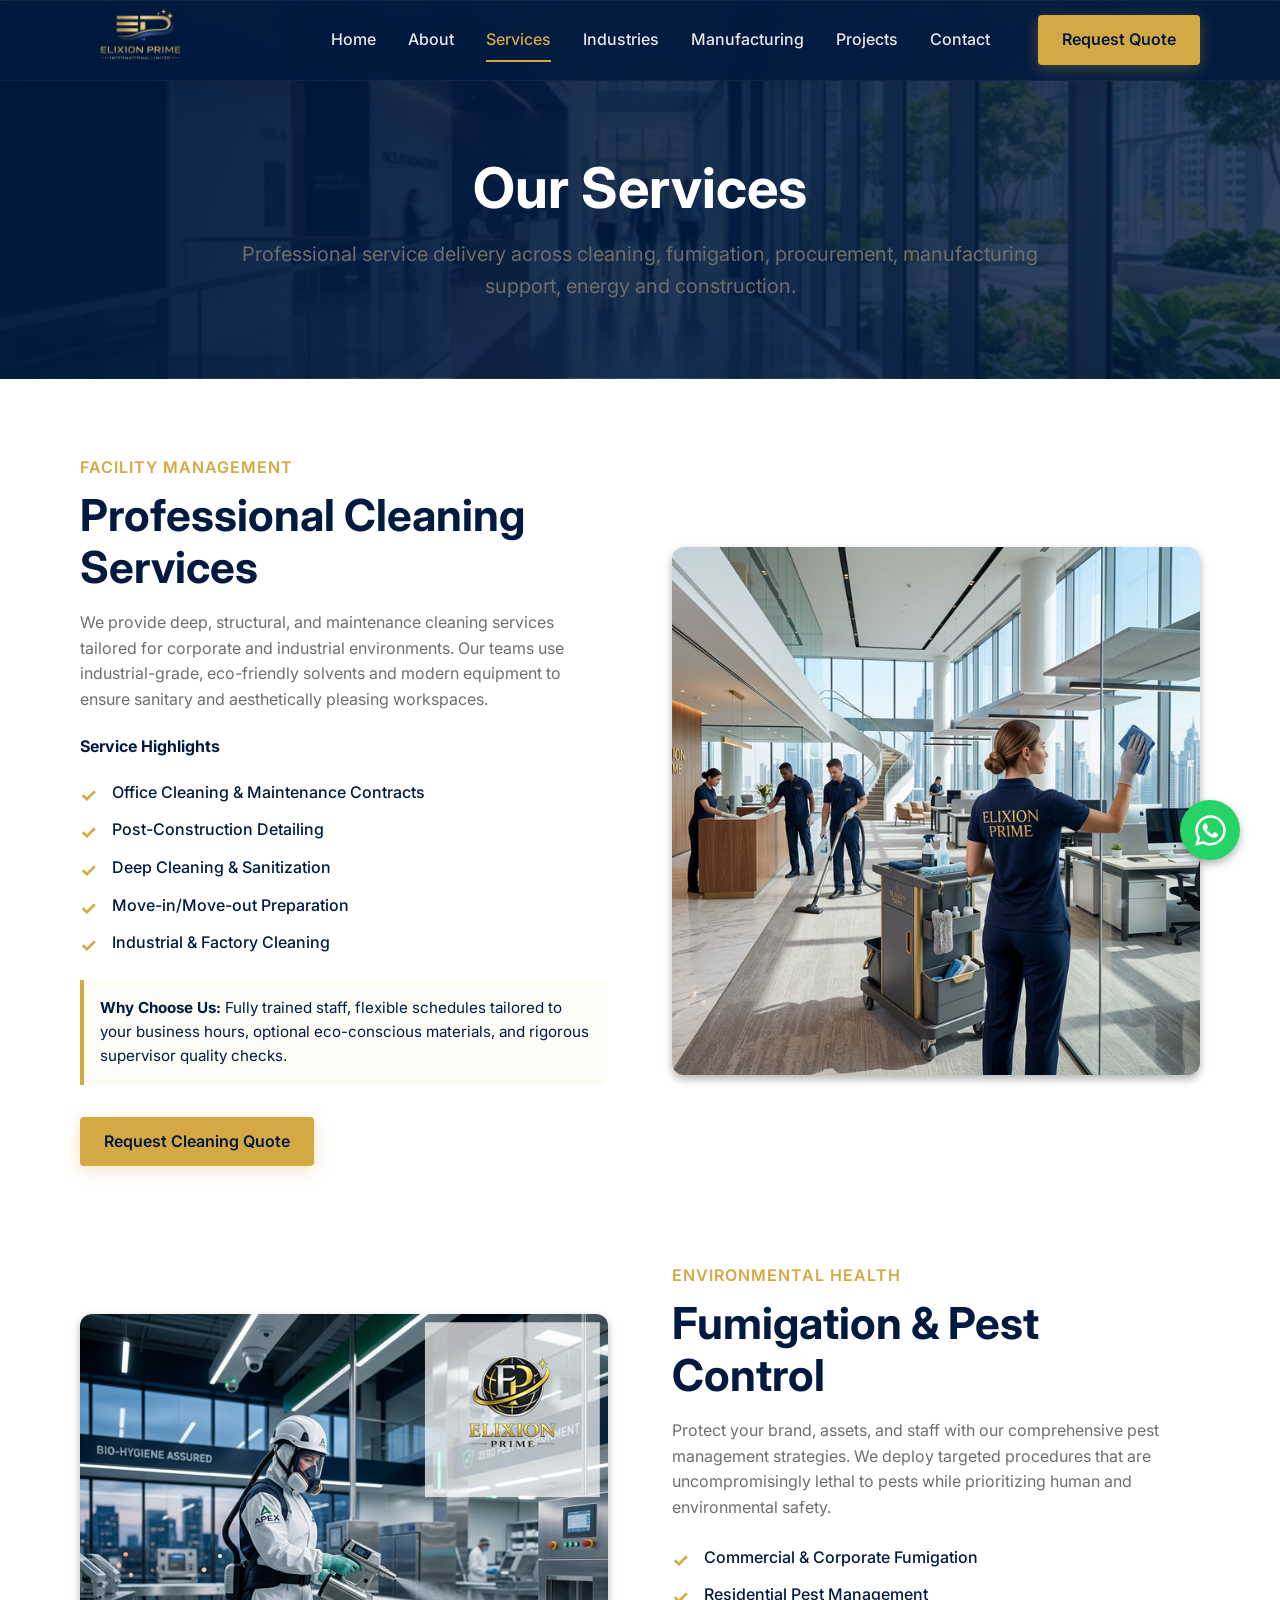
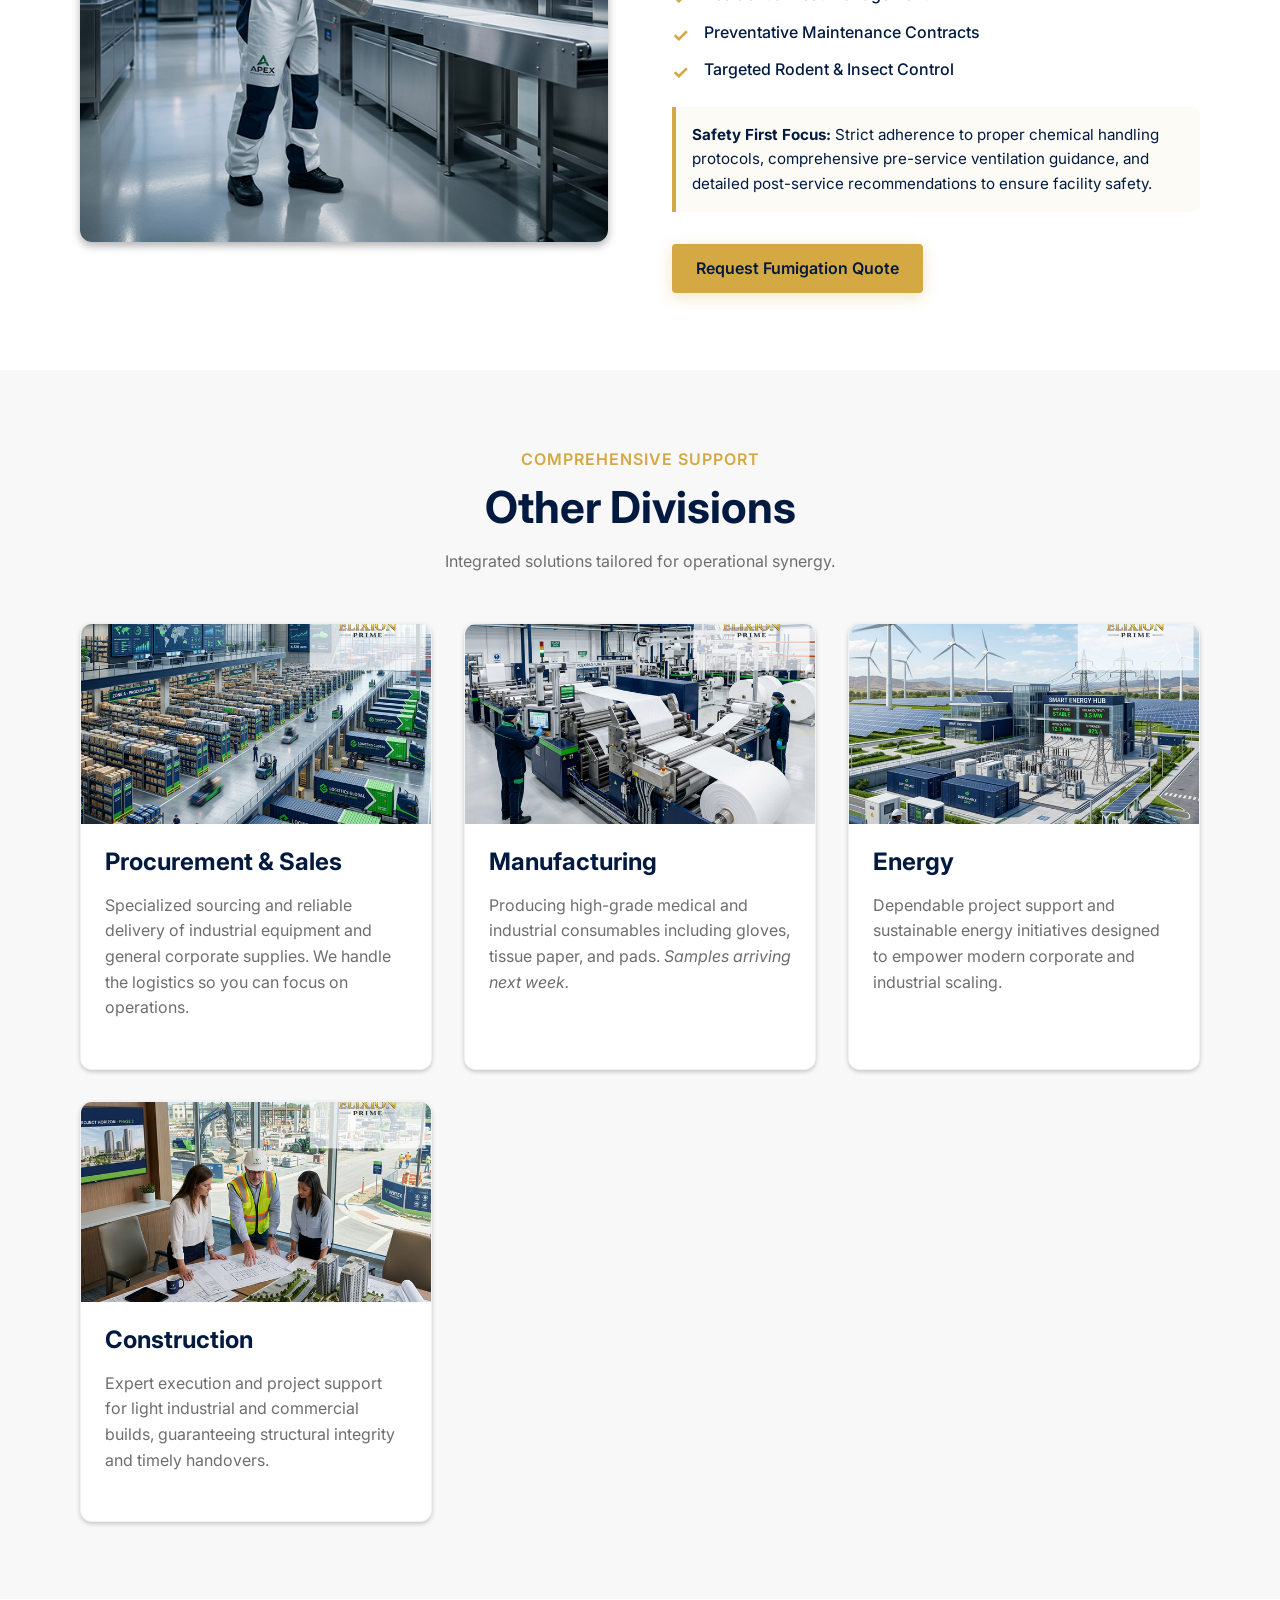
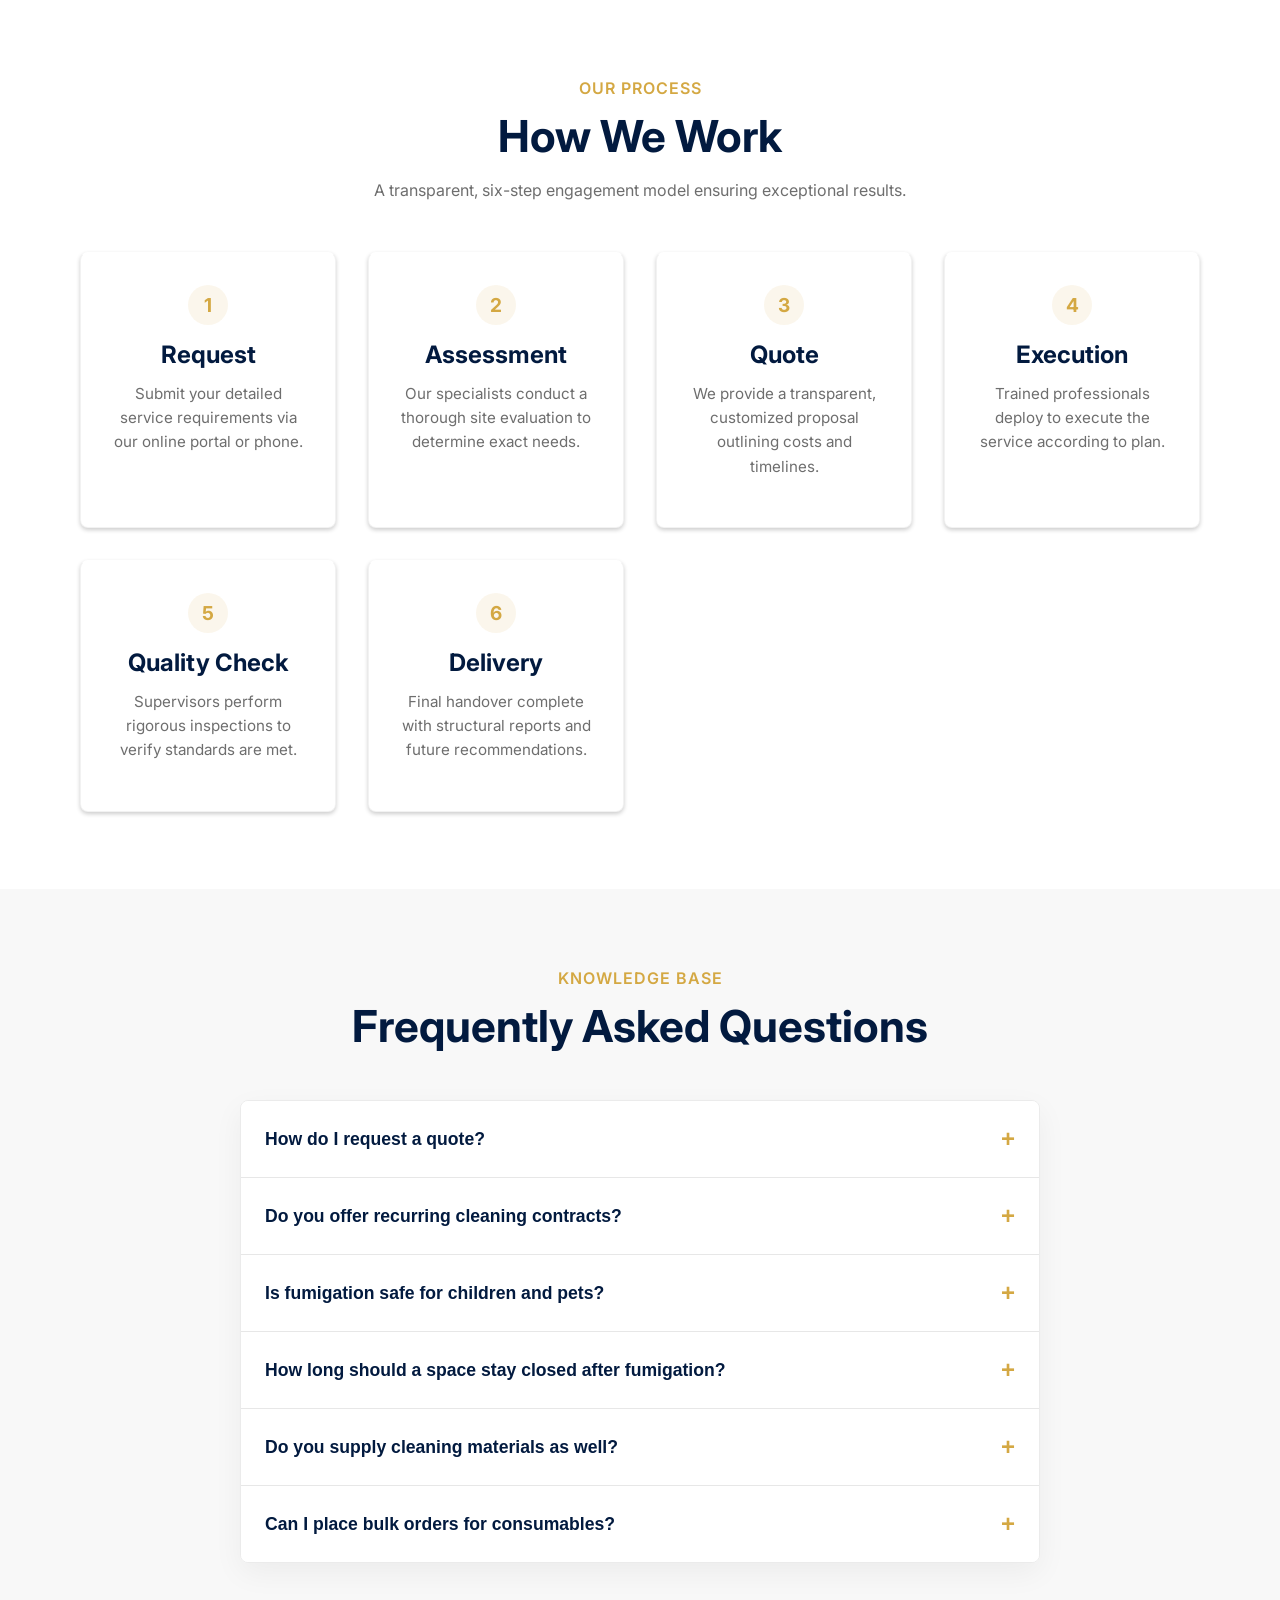
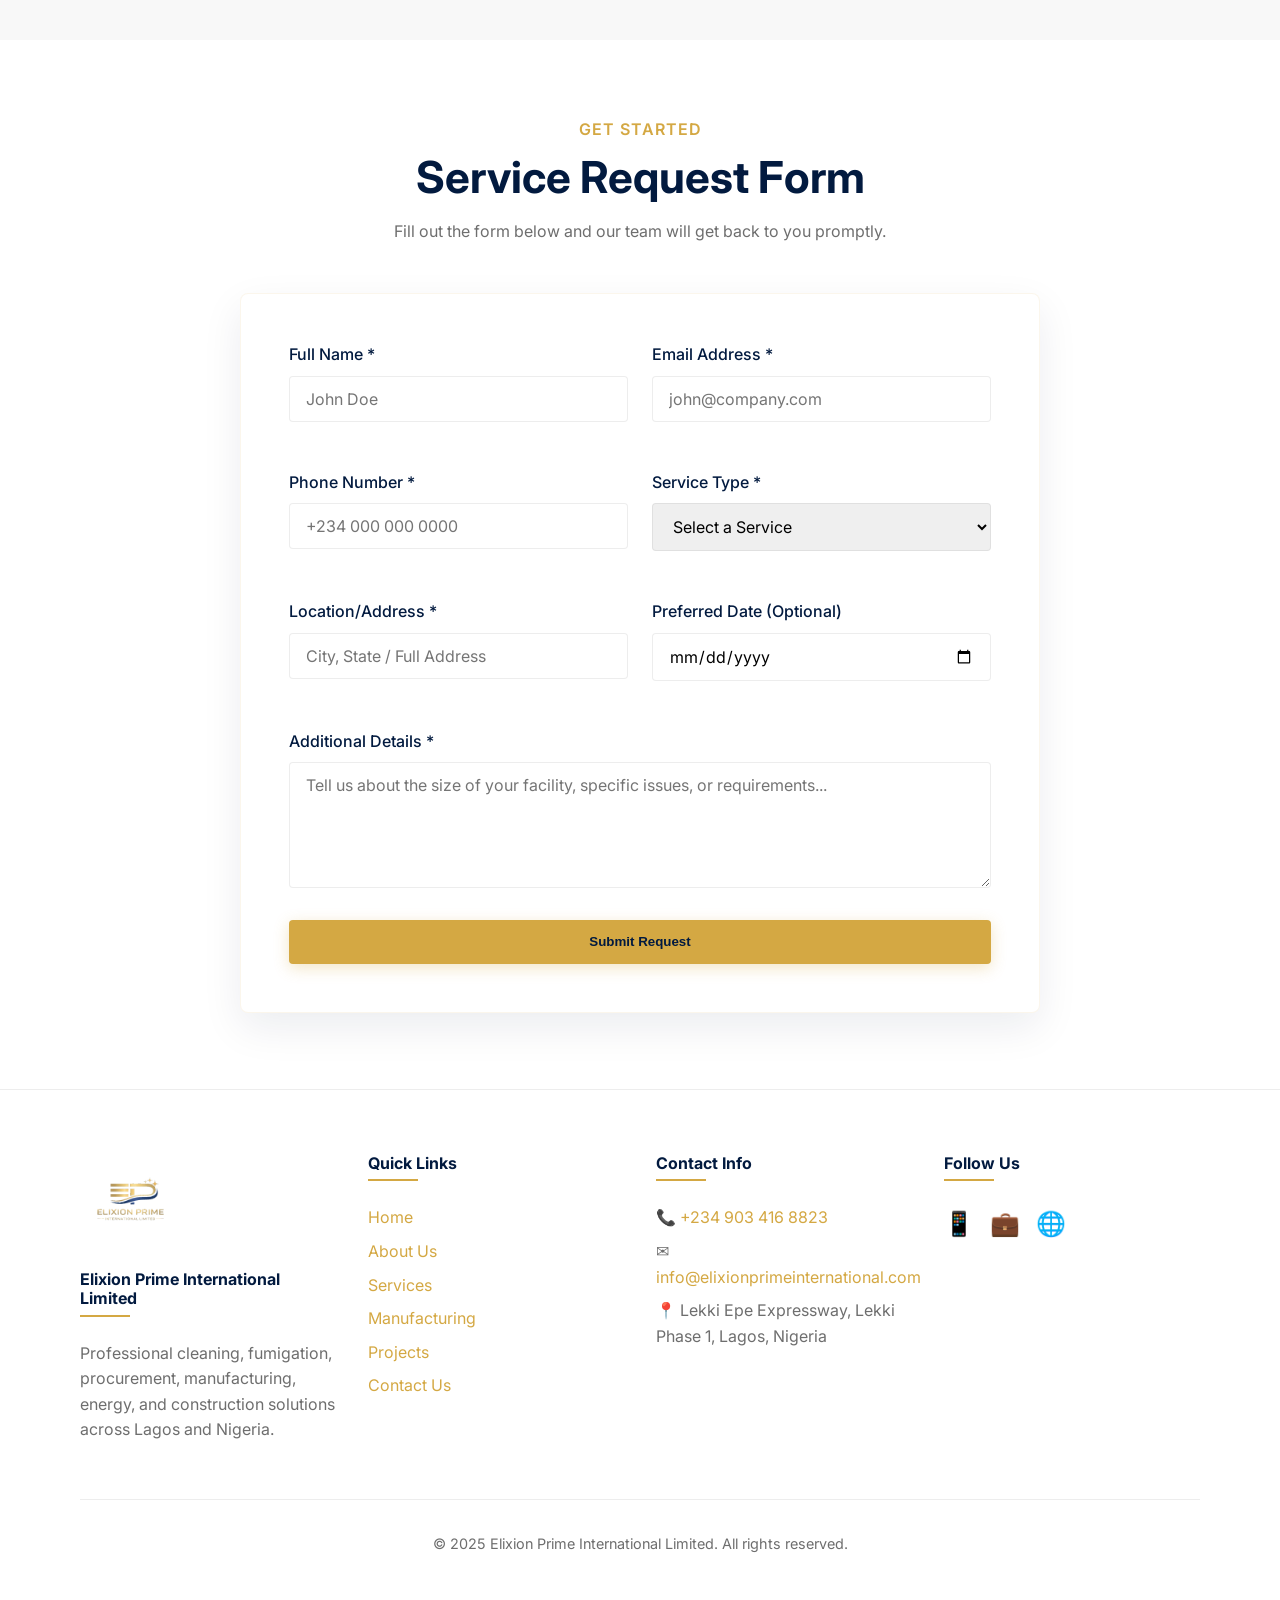
<file: services.html>
<!DOCTYPE html>
<html lang="en">

<head>
    <meta charset="UTF-8">
    <meta name="viewport" content="width=device-width, initial-scale=1.0">
    <title>Professional Cleaning & Fumigation Services | Elixion Prime</title>

    <!-- Open Graph Placeholders -->
    <meta property="og:title" content="Our Services - Elixion Prime">
    <meta property="og:description"
        content="Professional service delivery across cleaning, fumigation, procurement, manufacturing support, energy, and construction.">
    <meta property="og:image" content="logo.png">
    <meta property="og:url" content="https://www.elixionprime.com/services.html">

    <link rel="preconnect" href="https://fonts.googleapis.com">
    <link rel="preconnect" href="https://fonts.gstatic.com" crossorigin>
    <link href="https://fonts.googleapis.com/css2?family=Inter:wght@400;500;600;700;800&display=swap" rel="stylesheet">
    <link rel="stylesheet" href="styles.css">
    <link rel="stylesheet" href="components.css">
    
    <style>
        /* Premium Page Overrides */
        .page-hero {
            position: relative;
            background-color: var(--color-primary) !important;
            background-image: linear-gradient(to right, rgba(2, 26, 63, 0.95) 0%, rgba(2, 26, 63, 0.8) 100%), url('hero-bg.png') !important;
            background-size: cover !important;
            background-position: center !important;
            padding: clamp(8rem, 12vw, 10rem) 0 clamp(4rem, 6vw, 6rem) !important;
            color: var(--color-white) !important;
            margin-top: -80px; /* Pull up behind the transparent header */
            text-align: center;
        }

        .page-hero h1 {
            color: var(--color-white) !important;
            font-size: clamp(2.5rem, 5vw, 3.5rem);
            margin-bottom: 1rem;
            position: relative;
            z-index: 2;
        }

        .page-hero p {
            position: relative;
            z-index: 2;
        }

        .service-block {
            display: grid;
            grid-template-columns: 1fr 1fr;
            gap: 4rem;
            align-items: center;
            margin-bottom: 6rem;
        }

        .service-block:nth-child(even)>div:first-child {
            order: 2;
        }

        .service-block:nth-child(even)>div:last-child {
            order: 1;
        }

        @media (max-width: 992px) {
            .service-block {
                grid-template-columns: 1fr;
                gap: 2rem;
                margin-bottom: 4rem;
            }

            .service-block:nth-child(even)>div:first-child {
                order: 1;
            }

            .service-block:nth-child(even)>div:last-child {
                order: 2;
            }
        }

        .service-features {
            margin-top: 1.5rem;
            list-style: none;
            padding: 0;
        }

        .service-features li {
            margin-bottom: 0.75rem;
            position: relative;
            padding-left: 2rem;
            font-weight: 500;
        }

        .service-features li::before {
            content: '\2713';
            position: absolute;
            left: 0;
            color: var(--color-gold);
            font-weight: bold;
            font-size: 1.2rem;
            top: 0px;
        }

        .service-note {
            background-color: rgba(212, 168, 67, 0.05);
            border-left: 4px solid var(--color-gold);
            padding: 1rem;
            margin-top: 1.5rem;
            border-radius: 0 8px 8px 0;
            font-size: 0.95rem;
        }
        
        .service-block img {
            transition: transform 0.6s ease, box-shadow 0.6s ease;
            will-change: transform;
        }
        
        .service-block img:hover {
            transform: scale(1.03);
            box-shadow: 0 20px 40px rgba(2, 26, 63, 0.15) !important;
        }
    </style>
</head>

<body>

    <!-- Header -->
    <header class="header">
        <div class="container nav-container" style="position: relative;">
            <a href="index.html" class="logo"><img src="logo.png" alt="Elixion Prime logo"></a>
            <nav aria-label="Main Navigation">
                <ul class="nav-menu">
                    <li><a href="index.html" class="nav-link">Home</a></li>
                    <li><a href="about.html" class="nav-link">About</a></li>
                    <li><a href="services.html" class="nav-link active">Services</a></li>
                    <li><a href="industries.html" class="nav-link">Industries</a></li>
                    <li><a href="manufacturing.html" class="nav-link">Manufacturing</a></li>
                    <li><a href="projects.html" class="nav-link">Projects</a></li>
                    <li><a href="contact.html" class="nav-link">Contact</a></li>
                    <li><a href="#"
                            onclick="window.open(window.buildWaLink('Hello Elixion Prime, I’d like to request a quote. Service: [Cleaning/Fumigation/Procurement/Manufacturing/Energy/Construction]. Location: [ ].'), '_blank'); return false;"
                            class="btn btn-primary" style="margin-left: 1rem;">Request Quote</a></li>
                </ul>
            </nav>
            <button class="hamburger" aria-expanded="false" aria-label="Toggle navigation">
                &#9776;
            </button>
        </div>
    </header>

    <!-- Page Hero -->
    <section class="page-hero">
        <div class="container">
            <h1>Our Services</h1>
            <p style="font-size: 1.25rem; max-width: 800px; margin: 0 auto; color: #E0E0E0;">Professional service
                delivery across cleaning, fumigation, procurement, manufacturing support, energy and construction.</p>
        </div>
    </section>

    <!-- Primary Services Blocks -->
    <section class="section">
        <div class="container">

            <!-- Cleaning -->
            <div class="service-block premium-animate-up">
                <div>
                    <span class="section-subtitle">Facility Management</span>
                    <h2>Professional Cleaning Services</h2>
                    <p>We provide deep, structural, and maintenance cleaning services tailored for corporate and
                        industrial environments. Our teams use industrial-grade, eco-friendly solvents and modern
                        equipment to ensure sanitary and aesthetically pleasing workspaces.</p>

                    <h4 style="margin-top: 1.5rem; color: var(--color-navy);">Service Highlights</h4>
                    <ul class="service-features">
                        <li>Office Cleaning & Maintenance Contracts</li>
                        <li>Post-Construction Detailing</li>
                        <li>Deep Cleaning & Sanitization</li>
                        <li>Move-in/Move-out Preparation</li>
                        <li>Industrial & Factory Cleaning</li>
                    </ul>

                    <div class="service-note">
                        <strong>Why Choose Us:</strong> Fully trained staff, flexible schedules tailored to your
                        business hours, optional eco-conscious materials, and rigorous supervisor quality checks.
                    </div>

                    <a href="#request-form" class="btn btn-primary" style="margin-top: 2rem;">Request Cleaning Quote</a>
                </div>
                <div>
                    <img src="srv_cleaning.png" alt="Professional Cleaning"
                        style="border-radius: 12px; box-shadow: var(--shadow-md);" loading="lazy" decoding="async">
                </div>
            </div>

            <!-- Fumigation -->
            <div class="service-block premium-animate-up" style="margin-bottom: 0;">
                <div>
                    <span class="section-subtitle">Environmental Health</span>
                    <h2>Fumigation & Pest Control</h2>
                    <p>Protect your brand, assets, and staff with our comprehensive pest management strategies. We
                        deploy targeted procedures that are uncompromisingly lethal to pests while prioritizing human
                        and environmental safety.</p>

                    <ul class="service-features" style="margin-top: 1.5rem;">
                        <li>Commercial & Corporate Fumigation</li>
                        <li>Residential Pest Management</li>
                        <li>Preventative Maintenance Contracts</li>
                        <li>Targeted Rodent & Insect Control</li>
                    </ul>

                    <div class="service-note">
                        <strong>Safety First Focus:</strong> Strict adherence to proper chemical handling protocols,
                        comprehensive pre-service ventilation guidance, and detailed post-service recommendations to
                        ensure facility safety.
                    </div>

                    <a href="#request-form" class="btn btn-primary" style="margin-top: 2rem;">Request Fumigation
                        Quote</a>
                </div>
                <div>
                    <img src="branded_fumigation-service.png" alt="Fumigation"
                        style="border-radius: 12px; box-shadow: var(--shadow-md);" loading="lazy" decoding="async">
                </div>
            </div>

        </div>
    </section>

    <!-- Other Divisions (Secondary Grid) -->
    <section class="section" style="background-color: var(--color-off-white);">
        <div class="container">
            <div class="section-header premium-animate-up">
                <span class="section-subtitle">Comprehensive Support</span>
                <h2>Other Divisions</h2>
                <p style="color: var(--color-text-light);">Integrated solutions tailored for operational synergy.</p>
            </div>
            <div class="card-grid">
                <div class="card premium-animate-up premium-delay-1">
                    <img src="branded_procurement-service.png" alt="Procurement & Sales" class="card-img"
                        loading="lazy">
                    <div class="card-body">
                        <h3 class="card-title">Procurement & Sales</h3>
                        <p class="card-text">Specialized sourcing and reliable delivery of industrial equipment and
                            general corporate supplies. We handle the logistics so you can focus on operations.</p>
                    </div>
                </div>
                <div class="card premium-animate-up premium-delay-2">
                    <img src="branded_manufacturing-service.png" alt="Manufacturing" class="card-img" loading="lazy">
                    <div class="card-body">
                        <h3 class="card-title">Manufacturing</h3>
                        <p class="card-text">Producing high-grade medical and industrial consumables including gloves,
                            tissue paper, and pads. <em>Samples arriving next week.</em></p>
                    </div>
                </div>
                <div class="card premium-animate-up premium-delay-3">
                    <img src="branded_energy-service.png" alt="Energy" class="card-img" loading="lazy">
                    <div class="card-body">
                        <h3 class="card-title">Energy</h3>
                        <p class="card-text">Dependable project support and sustainable energy initiatives designed to
                            empower modern corporate and industrial scaling.</p>
                    </div>
                </div>
                <div class="card premium-animate-up premium-delay-4">
                    <img src="branded_construction-service.png" alt="Construction" class="card-img" loading="lazy">
                    <div class="card-body">
                        <h3 class="card-title">Construction</h3>
                        <p class="card-text">Expert execution and project support for light industrial and commercial
                            builds, guaranteeing structural integrity and timely handovers.</p>
                    </div>
                </div>
            </div>
        </div>
    </section>

    <!-- How We Work (Process Section) -->
    <section class="section">
        <div class="container">
            <div class="section-header premium-animate-up">
                <span class="section-subtitle">Our Process</span>
                <h2>How We Work</h2>
                <p style="color: var(--color-text-light);">A transparent, six-step engagement model ensuring exceptional
                    results.</p>
            </div>

            <div class="steps-grid">
                <div class="step-card premium-animate-up premium-delay-1">
                    <span class="step-number">1</span>
                    <h3>Request</h3>
                    <p style="color: var(--color-text-light); font-size: 0.95rem;">Submit your detailed service
                        requirements via our online portal or phone.</p>
                </div>
                <div class="step-card premium-animate-up premium-delay-2">
                    <span class="step-number">2</span>
                    <h3>Assessment</h3>
                    <p style="color: var(--color-text-light); font-size: 0.95rem;">Our specialists conduct a thorough
                        site evaluation to determine exact needs.</p>
                </div>
                <div class="step-card premium-animate-up premium-delay-3">
                    <span class="step-number">3</span>
                    <h3>Quote</h3>
                    <p style="color: var(--color-text-light); font-size: 0.95rem;">We provide a transparent, customized
                        proposal outlining costs and timelines.</p>
                </div>
                <div class="step-card premium-animate-up premium-delay-4">
                    <span class="step-number">4</span>
                    <h3>Execution</h3>
                    <p style="color: var(--color-text-light); font-size: 0.95rem;">Trained professionals deploy to
                        execute the service according to plan.</p>
                </div>
                <div class="step-card premium-animate-up premium-delay-1">
                    <span class="step-number">5</span>
                    <h3>Quality Check</h3>
                    <p style="color: var(--color-text-light); font-size: 0.95rem;">Supervisors perform rigorous
                        inspections to verify standards are met.</p>
                </div>
                <div class="step-card premium-animate-up premium-delay-2">
                    <span class="step-number">6</span>
                    <h3>Delivery</h3>
                    <p style="color: var(--color-text-light); font-size: 0.95rem;">Final handover complete with
                        structural reports and future recommendations.</p>
                </div>
            </div>
        </div>
    </section>

    <!-- FAQ Accordion -->
    <section class="section" style="background-color: var(--color-off-white);">
        <div class="container">
            <div class="section-header premium-animate-up">
                <span class="section-subtitle">Knowledge Base</span>
                <h2>Frequently Asked Questions</h2>
            </div>

            <div class="accordion premium-animate-up" style="max-width: 800px; margin: 0 auto; box-shadow: 0 10px 30px rgba(0,0,0,0.05); border-color: rgba(0,0,0,0.05);">
                <div class="accordion-item">
                    <button class="accordion-btn" aria-expanded="false">How do I request a quote?</button>
                    <div class="accordion-content">
                        <div class="accordion-body">
                            You can request a quote by filling out the service request form below, visiting our Contact
                            page, or calling our dedicated support line. We typically respond to all inquiries within 24
                            hours to schedule an initial assessment.
                        </div>
                    </div>
                </div>
                <div class="accordion-item">
                    <button class="accordion-btn" aria-expanded="false">Do you offer recurring cleaning
                        contracts?</button>
                    <div class="accordion-content">
                        <div class="accordion-body">
                            Yes, we highly recommend recurring contracts for commercial and industrial spaces. We offer
                            flexible scheduling (daily, weekly, monthly) and tailor the contract to ensure zero
                            disruption to your core operations.
                        </div>
                    </div>
                </div>
                <div class="accordion-item">
                    <button class="accordion-btn" aria-expanded="false">Is fumigation safe for children and
                        pets?</button>
                    <div class="accordion-content">
                        <div class="accordion-body">
                            Safety is our priority. While the chemicals used are highly effective against pests, we
                            utilize industry-approved solvents and provide strict pre-ventilation and post-service
                            safety guidelines to ensure the space is completely safe for human and pet occupation before
                            reentry.
                        </div>
                    </div>
                </div>
                <div class="accordion-item">
                    <button class="accordion-btn" aria-expanded="false">How long should a space stay closed after
                        fumigation?</button>
                    <div class="accordion-content">
                        <div class="accordion-body">
                            The exact duration depends on the specific treatment applied and the size of the facility.
                            Generally, we recommend vacating the premises for 4 to 12 hours, followed by a specified
                            ventilation period. Our team provides precise instructions per project.
                        </div>
                    </div>
                </div>
                <div class="accordion-item">
                    <button class="accordion-btn" aria-expanded="false">Do you supply cleaning materials as
                        well?</button>
                    <div class="accordion-content">
                        <div class="accordion-body">
                            Yes, our Procurement division can source and supply premium industrial cleaning materials,
                            PPE, and consumables independently of our contracted cleaning services.
                        </div>
                    </div>
                </div>
                <div class="accordion-item">
                    <button class="accordion-btn" aria-expanded="false">Can I place bulk orders for
                        consumables?</button>
                    <div class="accordion-content">
                        <div class="accordion-body">
                            Absolutely. Our Manufacturing division produces medical and industrial consumables (gloves,
                            tissue paper, pads) built for large-scale distribution. You can request bulk quotes through
                            our sales team.
                        </div>
                    </div>
                </div>
            </div>
        </div>
    </section>

    <!-- Service Request Form Section -->
    <section id="request-form" class="section">
        <div class="container">
            <div class="section-header premium-animate-up">
                <span class="section-subtitle">Get Started</span>
                <h2>Service Request Form</h2>
                <p style="color: var(--color-text-light);">Fill out the form below and our team will get back to you
                    promptly.</p>
            </div>

            <div class="form-container premium-animate-up" style="box-shadow: 0 15px 40px rgba(2, 26, 63, 0.08); border: 1px solid rgba(212, 168, 67, 0.1);">
                <form id="serviceForm" novalidate>
                    <div style="display: grid; grid-template-columns: repeat(auto-fit, minmax(250px, 1fr)); gap: 1.5rem;">
                        <div class="form-group">
                            <label for="fullName" class="form-label">Full Name *</label>
                            <input type="text" id="fullName" class="form-control" required placeholder="John Doe">
                        </div>
                        <div class="form-group">
                            <label for="email" class="form-label">Email Address *</label>
                            <input type="email" id="email" class="form-control" required placeholder="john@company.com">
                        </div>
                        <div class="form-group">
                            <label for="phone" class="form-label">Phone Number *</label>
                            <input type="tel" id="phone" class="form-control" required placeholder="+234 000 000 0000">
                        </div>
                        <div class="form-group">
                            <label for="serviceType" class="form-label">Service Type *</label>
                            <select id="serviceType" class="form-control" required>
                                <option value="" disabled selected>Select a Service</option>
                                <option value="cleaning">Cleaning Services</option>
                                <option value="fumigation">Fumigation & Pest Control</option>
                                <option value="procurement">Procurement & Sales</option>
                                <option value="manufacturing">Manufacturing (Consumables)</option>
                                <option value="energy">Energy Solutions</option>
                                <option value="construction">Construction</option>
                            </select>
                        </div>
                        <div class="form-group">
                            <label for="location" class="form-label">Location/Address *</label>
                            <input type="text" id="location" class="form-control" required
                                placeholder="City, State / Full Address">
                        </div>
                        <div class="form-group">
                            <label for="prefDate" class="form-label">Preferred Date (Optional)</label>
                            <input type="date" id="prefDate" class="form-control">
                        </div>
                    </div>

                    <div class="form-group" style="margin-top: 1.5rem;">
                        <label for="message" class="form-label">Additional Details *</label>
                        <textarea id="message" class="form-control" required
                            placeholder="Tell us about the size of your facility, specific issues, or requirements..."
                            rows="5"></textarea>
                    </div>

                    <button type="submit" class="btn btn-primary btn-block" style="margin-top: 1rem;">Submit
                        Request</button>
                </form>
            </div>
        </div>
    </section>

    <!-- Footer -->
    <footer class="footer">
        <div class="container">
            <div class="footer-grid">
                <div class="footer-col">
                    <a href="index.html" class="footer-logo"><img src="logo.png" alt="Elixion Prime logo"></a>
                    <h4>Elixion Prime International Limited</h4>
                    <p>Professional cleaning, fumigation, procurement, manufacturing, energy, and construction solutions
                        across Lagos and Nigeria.</p>
                </div>
                <div class="footer-col">
                    <h4>Quick Links</h4>
                    <ul>
                        <li><a href="index.html">Home</a></li>
                        <li><a href="about.html">About Us</a></li>
                        <li><a href="services.html">Services</a></li>
                        <li><a href="manufacturing.html">Manufacturing</a></li>
                        <li><a href="projects.html">Projects</a></li>
                        <li><a href="contact.html">Contact Us</a></li>
                    </ul>
                </div>
                <div class="footer-col">
                    <h4>Contact Info</h4>
                    <ul>
                        <li>&#128222; <a href="tel:+2349034168823">+234 903 416 8823</a></li>
                        <li>&#9993; <a
                                href="mailto:info@elixionprimeinternational.com">info@elixionprimeinternational.com</a>
                        </li>
                        <li>&#128205; Lekki Epe Expressway, Lekki Phase 1, Lagos, Nigeria</li>
                    </ul>
                </div>
                <div class="footer-col">
                    <h4>Follow Us</h4>
                    <div style="display: flex; gap: 1rem; margin-top: 0.5rem;">
                        <a href="https://wa.me/2349034168823" target="_blank" rel="noopener" aria-label="WhatsApp"
                            style="font-size: 1.5rem;">📱</a>
                        <a href="#" aria-label="LinkedIn" style="font-size: 1.5rem;">💼</a>
                        <a href="#" aria-label="Facebook" style="font-size: 1.5rem;">🌐</a>
                    </div>
                </div>
            </div>
            <div class="footer-bottom">
                <p>&copy; 2025 Elixion Prime International Limited. All rights reserved.</p>
            </div>
        </div>
    </footer>

    <!-- WhatsApp Float -->
    <a href="https://wa.me/2349034168823" class="whatsapp-float" aria-label="Chat with Elixion on WhatsApp"
        target="_blank" rel="noopener">
        <svg xmlns="http://www.w3.org/2000/svg" viewBox="0 0 448 512">
            <path
                d="M380.9 97.1C339 55.1 283.2 32 223.9 32c-122.4 0-222 99.6-222 222 0 39.1 10.2 77.3 29.6 111L0 480l117.7-30.9c32.4 17.7 68.9 27 106.1 27h.1c122.3 0 224.1-99.6 224.1-222 0-59.3-25.2-115-67.1-157.1zm-157 341.6c-33.2 0-65.7-8.9-94-25.7l-6.7-4-69.8 18.3L72 359.2l-4.4-7c-18.5-29.4-28.2-63.3-28.2-98.2 0-101.7 82.8-184.5 184.6-184.5 49.3 0 95.6 19.2 130.4 54.1 34.8 34.9 56.2 81.2 56.1 130.5 0 101.8-84.9 184.6-186.6 184.6zm101.2-138.2c-5.5-2.8-32.8-16.2-37.9-18-5.1-1.9-8.8-2.8-12.5 2.8-3.7 5.6-14.3 18-17.6 21.8-3.2 3.7-6.5 4.2-12 1.4-32.6-16.3-54-29.1-75.5-66-5.7-9.8 5.7-9.1 16.3-30.3 1.8-3.7.9-6.9-.5-9.7-1.4-2.8-12.5-30.1-17.1-41.2-4.5-10.8-9.1-9.3-12.5-9.5-3.2-.2-6.9-.2-10.6-.2-3.7 0-9.7 1.4-14.8 6.9-5.1 5.6-19.4 19-19.4 46.3 0 27.3 19.9 53.7 22.6 57.4 2.8 3.7 39.1 59.7 94.8 83.8 35.2 15.2 49 16.5 66.6 13.9 10.7-1.6 32.8-13.4 37.4-26.4 4.6-13 4.6-24.1 3.2-26.4-1.3-2.5-5-3.9-10.5-6.6z" />
        </svg>
    </a>

    <script type="module" src="whatsapp.js" defer></script>
    <script src="main.js" defer></script>
    <script type="module" src="form.js" defer></script>

    <!-- Premium Enhancements & Animations -->
    <style>
        /* 1. Premium Header Layout & Breakout Logo Positioning */
        .header {
            background: rgba(2, 26, 63, 0.9) !important;
            backdrop-filter: blur(12px);
            -webkit-backdrop-filter: blur(12px);
            border-bottom: 1px solid rgba(255, 255, 255, 0.05);
            box-shadow: 0 4px 30px rgba(0, 0, 0, 0.1);
            position: sticky;
            top: 0;
            z-index: 1000;
        }

        .logo {
            position: relative;
            display: flex;
            align-items: center;
            height: 80px; 
            width: 140px; 
        }

        .logo img {
            position: absolute;
            top: 20px; 
            height: 120px !important;
            transition: transform 0.4s cubic-bezier(0.175, 0.885, 0.32, 1.275), filter 0.3s !important;
            transform-origin: top left;
            filter: drop-shadow(0 4px 10px rgba(0,0,0,0.3));
            z-index: 1001; 
        }

        @media (max-width: 768px) {
            .logo img {
                height: 80px !important;
                top: 50%;
                transform: translateY(-50%) !important;
            }
        }

        .footer-logo img {
            height: 100px !important;
            transition: transform 0.4s cubic-bezier(0.175, 0.885, 0.32, 1.275) !important;
            transform-origin: center center;
        }

            .logo img {
        /* Premium Background Hover Mechanics */
        border-radius: 100px;
        padding: 0;
        transition: transform 0.4s cubic-bezier(0.175, 0.885, 0.32, 1.275), filter 0.3s, background-color 0.4s, padding 0.4s !important;
    }

    .logo img:hover {
        transform: scale(1.05) !important;
        background-color: #ffffff;
        padding: 10px;
        box-shadow: 0 8px 25px rgba(0,0,0,0.15);
    }
    
    .footer-logo img:hover {
        transform: scale(1.05) !important;
    }

        /* 2. Glassmorphism navigation links */
        .nav-link {
            color: #fff !important; 
            opacity: 0.9;
        }
        .nav-link:hover, .nav-link.active {
            color: var(--color-gold) !important;
            opacity: 1;
        }

        /* 3. Advanced Button "Shine" Animation */
        .btn-primary {
            background: var(--color-gold) !important;
            color: var(--color-primary) !important;
            position: relative;
            overflow: hidden;
            z-index: 1;
            transform-style: preserve-3d;
            border: none;
            box-shadow: 0 4px 15px rgba(212, 168, 67, 0.3);
        }

        .btn-primary:hover {
            transform: translateY(-2px);
            box-shadow: 0 8px 25px rgba(212, 168, 67, 0.4);
        }

        .btn-primary::after {
            content: '';
            position: absolute;
            top: 0;
            left: -100%;
            width: 50%;
            height: 100%;
            background: linear-gradient(to right, rgba(255, 255, 255, 0) 0%, rgba(255, 255, 255, 0.5) 50%, rgba(255, 255, 255, 0) 100%);
            transform: skewX(-25deg);
            animation: shine 4s infinite;
            z-index: -1;
        }

        @keyframes shine {
            0% { left: -100%; }
            20% { left: 200%; }
            100% { left: 200%; }
        }

        /* 4. Advanced Card Hover Micro-interactions */
        .card {
            transition: transform 0.5s cubic-bezier(0.175, 0.885, 0.32, 1.275), box-shadow 0.5s ease;
            will-change: transform;
            border: 1px solid rgba(0,0,0,0.05);
            border-radius: 12px;
            overflow: hidden;
        }
        
        .card .card-img {
            transition: transform 0.6s ease;
        }

        .card:hover {
            transform: translateY(-10px);
            box-shadow: 0 20px 40px rgba(2, 26, 63, 0.08), 0 5px 15px rgba(2, 26, 63, 0.05);
            border-color: rgba(212, 168, 67, 0.3);
        }
        
        .card:hover .card-img {
            transform: scale(1.05);
        }

        /* Timeline / Process Enhancements */
        .step-card {
            transition: transform 0.3s ease, border-color 0.3s ease;
            border-top-color: transparent !important;
            border: 1px solid rgba(0,0,0,0.05);
        }
        .step-card:hover {
            transform: translateY(-8px);
            border-color: var(--color-gold);
            box-shadow: 0 15px 30px rgba(2, 26, 63, 0.08);
        }
        .step-number {
            transition: background-color 0.3s ease, color 0.3s ease, transform 0.3s ease;
            background-color: rgba(212, 168, 67, 0.1) !important;
            color: var(--color-gold) !important;
        }
        .step-card:hover .step-number {
            background-color: var(--color-gold) !important;
            color: var(--color-primary) !important;
            transform: scale(1.1);
        }

        /* 5. Scroll Animations */
        .premium-animate-up {
            opacity: 0;
            transform: translateY(40px);
            transition: opacity 0.8s cubic-bezier(0.25, 0.46, 0.45, 0.94),
                transform 0.8s cubic-bezier(0.25, 0.46, 0.45, 0.94);
            will-change: opacity, transform;
        }

        .premium-animate-up.is-visible {
            opacity: 1;
            transform: translateY(0);
        }

        .premium-delay-1 { transition-delay: 0.1s; }
        .premium-delay-2 { transition-delay: 0.2s; }
        .premium-delay-3 { transition-delay: 0.3s; }
        .premium-delay-4 { transition-delay: 0.4s; }

        html {
            scroll-behavior: smooth;
        }
        
        .card-img {
            background: var(--color-off-white);
        }
    </style>

    <script>
        document.addEventListener("DOMContentLoaded", () => {
            // Setup Elements for Animation
            const targets = document.querySelectorAll('.section-header, .service-block, .card, .step-card, .accordion, .form-container');

            targets.forEach((el, index) => {
                // Ignore elements that already have the class manually appended
                if(!el.classList.contains('premium-animate-up')) {
                    el.classList.add('premium-animate-up');
                }
                
                // Staggered delay logic for grids
                if (el.parentElement && (el.parentElement.classList.contains('card-grid') || el.parentElement.classList.contains('steps-grid'))) {
                    const siblingIndex = Array.from(el.parentElement.children).indexOf(el);
                    const delayClass = 'premium-delay-' + ((siblingIndex % 4) + 1);
                    if(!el.classList.contains(delayClass) && !el.classList.toString().match(/premium-delay-\d/)) {
                        el.classList.add(delayClass);
                    }
                }
            });

            const observerOptions = {
                root: null,
                rootMargin: '0px 0px -10% 0px',
                threshold: 0.1
            };

            const observer = new IntersectionObserver((entries, observer) => {
                entries.forEach(entry => {
                    if (entry.isIntersecting) {
                        entry.target.classList.add('is-visible');
                        observer.unobserve(entry.target);
                    }
                });
            }, observerOptions);

            document.querySelectorAll('.premium-animate-up').forEach(el => {
                const rect = el.getBoundingClientRect();
                if (rect.top < window.innerHeight) {
                    setTimeout(() => { el.classList.add('is-visible'); }, 50);
                } else {
                    observer.observe(el);
                }
            });
        });
    </script>
</body>

</html>
</file>
<file: styles.css>
/* Base and Reset */
:root {
  /* Brand Color Tokens */
  --color-primary: #021A3F;
  --color-gold: #D4A843;
  --color-gold-dark: #B88A2E;
  --color-gold-light: #F3D37A;
  --color-silver-light: #D9D9D9;
  --color-silver-medium: #A6A6A6;
  --color-silver-dark: #6E6E6E;
  --color-star: #FFD966;

  /* Legacy variable mappings (to reduce changes needed in components) */
  --color-navy: var(--color-primary);
  --color-navy-light: #032454; /* Slightly lighter navy for contrast areas */
  --color-white: #FFFFFF;
  --color-off-white: #F8F8F8;
  --color-green: var(--color-gold);
  --color-green-dark: var(--color-gold-dark);
  --color-text-main: var(--color-primary);
  --color-text-light: var(--color-silver-dark);
  --color-border: rgba(166, 166, 166, 0.2);

  --font-primary: 'Inter', sans-serif;

  --shadow-sm: 0 2px 4px rgba(0, 0, 0, 0.2);
  --shadow-md: 0 4px 8px rgba(0, 0, 0, 0.3);
  --shadow-lg: 0 8px 16px rgba(0, 0, 0, 0.4);

  --transition: all 0.3s ease;

  --container-width: 1120px;
}

* {
  margin: 0;
  padding: 0;
  box-sizing: border-box;
}

*:focus-visible {
  outline: 2px solid var(--color-star);
  outline-offset: 2px;
}

body {
  font-family: var(--font-primary);
  color: var(--color-text-main);
  background-color: var(--color-white);
  line-height: 1.6;
}

a {
  text-decoration: none;
  color: var(--color-gold);
  transition: var(--transition);
}

a:hover {
  color: var(--color-star);
}

ul {
  list-style: none;
}

img {
  max-width: 100%;
  height: auto;
  display: block;
}

/* Typography */
h1,
h2,
h3,
h4,
h5,
h6 {
  color: var(--color-primary);
  font-weight: 700;
  line-height: 1.2;
}

h1 {
  font-size: clamp(2.5rem, 5vw, 3.5rem);
  margin-bottom: 1rem;
}

h2 {
  font-size: clamp(2rem, 4vw, 2.75rem);
  margin-bottom: 1rem;
}

h3 {
  font-size: clamp(1.25rem, 3vw, 1.5rem);
  margin-bottom: 0.75rem;
}

p {
  color: var(--color-text-light);
  margin-bottom: 1rem;
}

/* Layout Grid */
.container {
  width: min(var(--container-width), 92%);
  margin: 0 auto;
}

.section {
  padding-block: clamp(3rem, 6vw, 5rem);
}

/* Header */
.header {
  background-color: var(--color-primary);
  box-shadow: 0 1px 0 var(--color-border);
  position: sticky;
  top: 0;
  width: 100%;
  z-index: 1000;
}

.nav-container {
  display: flex;
  justify-content: space-between;
  align-items: center;
  height: 80px;
}

.logo {
  font-size: 1.5rem;
  font-weight: 800;
  color: var(--color-silver-light);
  display: flex;
  align-items: center;
  gap: 0.5rem;
}

.logo img {
  height: 60px;
  width: auto;
  object-fit: contain;
}

.logo span {
  color: var(--color-gold);
}

.footer-logo {
  display: inline-flex;
  align-items: center;
  margin-bottom: 1rem;
}

.footer-logo img {
  height: 60px;
  width: auto;
  object-fit: contain;
}

.nav-menu {
  display: flex;
  gap: 2rem;
  align-items: center;
}

.nav-link {
  font-weight: 500;
  color: var(--color-silver-light);
  position: relative;
  padding: 0.5rem 0;
  min-height: 44px;
  /* Touch target */
  display: flex;
  align-items: center;
}

.nav-link::after {
  content: '';
  position: absolute;
  width: 0;
  height: 2px;
  bottom: 0;
  left: 0;
  background-color: var(--color-gold);
  transition: var(--transition);
}

.nav-link:hover::after,
.nav-link.active::after {
  width: 100%;
}

.nav-link:hover,
.nav-link.active {
  color: var(--color-gold);
}

.hamburger {
  display: none;
  cursor: pointer;
  background: none;
  border: none;
  font-size: 1.5rem;
  color: var(--color-silver-light);
}

/* Footer */
.footer {
  background-color: var(--color-white);
  border-top: 1px solid var(--color-border);
  color: var(--color-text-light);
  padding: 4rem 0 2rem;
}

.footer-grid {
  display: grid;
  grid-template-columns: repeat(auto-fit, minmax(250px, 1fr));
  gap: 2rem;
  margin-bottom: 3rem;
}

.footer-col h4 {
  color: var(--color-primary);
  margin-bottom: 1.5rem;
  position: relative;
  padding-bottom: 0.5rem;
}

.footer-col h4::after {
  content: '';
  position: absolute;
  left: 0;
  bottom: 0;
  width: 50px;
  height: 2px;
  background-color: var(--color-gold);
}

.footer-col p,
.footer-col li {
  color: var(--color-text-light);
  margin-bottom: 0.5rem;
}

.footer-col a:hover {
  color: var(--color-green);
}

.footer-bottom {
  text-align: center;
  padding-top: 2rem;
  border-top: 1px solid var(--color-border);
  color: var(--color-text-light);
  font-size: 0.9rem;
}

/* Responsive */
@media (max-width: 992px) {
  .nav-menu {
    position: fixed;
    top: 80px;
    left: -100%;
    width: 100%;
    height: calc(100vh - 80px);
    background-color: var(--color-primary);
    flex-direction: column;
    align-items: center;
    padding-top: 2rem;
    transition: var(--transition);
    box-shadow: var(--shadow-md);
  }

  .nav-menu.active {
    left: 0;
  }

  .hamburger {
    display: block;
    min-height: 44px;
    /* Touch target */
    min-width: 44px;
  }
}

@media (max-width: 768px) {
  /* Headings handled via clamp now */
}
</file>
<file: components.css>
/* Buttons */
.btn {
    display: inline-flex;
    align-items: center;
    justify-content: center;
    min-height: 44px;
    padding: 0.75rem 1.5rem;
    border-radius: 4px;
    font-weight: 600;
    text-align: center;
    cursor: pointer;
    border: none;
    transition: var(--transition);
}

.btn-primary {
    background-color: var(--color-green);
    color: var(--color-white);
}

.btn-primary:hover {
    background-color: var(--color-green-dark);
    transform: translateY(-2px);
    box-shadow: var(--shadow-md);
}

.btn-secondary {
    background-color: transparent;
    color: var(--color-navy);
    border: 2px solid var(--color-navy);
}

.btn-secondary:hover {
    background-color: var(--color-navy);
    color: var(--color-white);
}

.btn-outline {
    background-color: transparent;
    color: var(--color-green);
    border: 2px solid var(--color-green);
}

.btn-outline:hover {
    background-color: var(--color-green);
    color: var(--color-white);
}

.btn-block {
    display: block;
    width: 100%;
}

/* Cards */
.card-grid {
    display: grid;
    grid-template-columns: repeat(auto-fit, minmax(min(100%, 300px), 1fr));
    gap: 2rem;
}

.card {
    background-color: var(--color-white);
    border-radius: 8px;
    overflow: hidden;
    box-shadow: var(--shadow-sm);
    transition: var(--transition);
    height: 100%;
    display: flex;
    flex-direction: column;
}

.card:hover {
    transform: translateY(-5px);
    box-shadow: var(--shadow-lg);
}

.card-img {
    height: 200px;
    width: 100%;
    object-fit: cover;
}

.card-body {
    padding: 1.5rem;
    flex-grow: 1;
    display: flex;
    flex-direction: column;
}

.card-title {
    margin-bottom: 1rem;
}

.card-text {
    color: var(--color-text-light);
    margin-bottom: 1.5rem;
    flex-grow: 1;
}

/* Section Title */
.section-header {
    text-align: center;
    margin-bottom: 3rem;
    max-width: 800px;
    margin-left: auto;
    margin-right: auto;
}

.section-subtitle {
    color: var(--color-green);
    font-weight: 600;
    text-transform: uppercase;
    letter-spacing: 1px;
    margin-bottom: 0.5rem;
    display: block;
}

/* CTA Banner */
.cta-banner {
    background-color: var(--color-off-white);
    color: var(--color-text-main);
    padding: 4rem 0;
    text-align: center;
}

.cta-banner h2 {
    color: var(--color-navy);
    margin-bottom: 1.5rem;
}

/* Floating WhatsApp Button */
.whatsapp-float {
    position: fixed;
    width: 60px;
    height: 60px;
    bottom: 40px;
    right: 40px;
    background-color: #25d366;
    color: #FFF;
    border-radius: 50px;
    text-align: center;
    font-size: 30px;
    box-shadow: var(--shadow-md);
    z-index: 100;
    display: flex;
    align-items: center;
    justify-content: center;
    transition: var(--transition);
}

.whatsapp-float:hover {
    transform: scale(1.1);
    background-color: #128C7E;
}

.whatsapp-float svg {
    width: 35px;
    height: 35px;
    fill: currentColor;
}

/* Badges */
.badge {
    display: inline-block;
    padding: 0.25rem 0.5rem;
    background-color: var(--color-green);
    color: var(--color-white);
    border-radius: 4px;
    font-size: 0.8rem;
    font-weight: 600;
    margin-bottom: 1rem;
}

/* Forms */
.form-group {
    margin-bottom: 1.5rem;
}

.form-label {
    display: block;
    margin-bottom: 0.5rem;
    font-weight: 500;
}

.form-control {
    width: 100%;
    padding: 0.75rem 1rem;
    border: 1px solid var(--color-border);
    border-radius: 4px;
    font-family: inherit;
    font-size: 1rem;
    transition: var(--transition);
}

.form-control:focus {
    outline: none;
    border-color: var(--color-green);
    box-shadow: 0 0 0 3px rgba(0, 191, 166, 0.1);
}

textarea.form-control {
    resize: vertical;
    min-height: 120px;
}

/* Page Hero */
.page-hero {
    background-color: var(--color-off-white);
    color: var(--color-text-main);
    padding: clamp(4rem, 8vw, 6rem) 0 clamp(2rem, 5vw, 4rem);
    text-align: center;
}

.page-hero h1 {
    color: var(--color-navy);
    margin-bottom: 1rem;
}

/* Accordion */
.accordion {
    border: 1px solid var(--color-border);
    border-radius: 8px;
    overflow: hidden;
    margin-bottom: 2rem;
}

.accordion-item {
    border-bottom: 1px solid var(--color-border);
}

.accordion-item:last-child {
    border-bottom: none;
}

.accordion-btn {
    width: 100%;
    text-align: left;
    padding: 1.5rem;
    background-color: var(--color-white);
    border: none;
    font-size: 1.1rem;
    font-weight: 600;
    color: var(--color-navy);
    cursor: pointer;
    display: flex;
    justify-content: space-between;
    align-items: center;
    transition: var(--transition);
}

.accordion-btn:hover {
    background-color: var(--color-off-white);
}

.accordion-btn.active {
    background-color: var(--color-off-white);
}

.accordion-btn::after {
    content: '+';
    font-size: 1.5rem;
    color: var(--color-green);
    transition: var(--transition);
}

.accordion-btn.active::after {
    content: '-';
    transform: rotate(180deg);
}

.accordion-content {
    background-color: var(--color-off-white);
    max-height: 0;
    overflow: hidden;
    transition: max-height 0.3s ease-out;
}

.accordion-body {
    padding: 0 1.5rem 1.5rem;
    color: var(--color-text-light);
}

/* Timeline Process */
.process-timeline {
    position: relative;
    max-width: 800px;
    margin: 3rem auto;
}

.process-timeline::before {
    content: '';
    position: absolute;
    top: 0;
    bottom: 0;
    left: 20px;
    width: 2px;
    background-color: var(--color-green);
}

.timeline-step {
    position: relative;
    padding-left: 60px;
    margin-bottom: 2.5rem;
}

.timeline-step:last-child {
    margin-bottom: 0;
}

.step-marker {
    position: absolute;
    left: 0;
    top: 5px;
    width: 42px;
    height: 42px;
    background-color: var(--color-navy);
    color: var(--color-white);
    border-radius: 50%;
    display: flex;
    align-items: center;
    justify-content: center;
    font-weight: bold;
    border: 4px solid var(--color-white);
    box-shadow: var(--shadow-sm);
    z-index: 1;
}

.timeline-step h3 {
    margin-bottom: 0.5rem;
}

/* Step Cards Flow */
.steps-grid {
    display: grid;
    grid-template-columns: repeat(auto-fit, minmax(200px, 1fr));
    gap: 2rem;
    position: relative;
}

.step-card {
    background: var(--color-white);
    padding: 2rem;
    border-radius: 8px;
    box-shadow: var(--shadow-sm);
    text-align: center;
    position: relative;
    z-index: 2;
    border-top: 4px solid var(--color-green);
}

.step-number {
    display: inline-block;
    width: 40px;
    height: 40px;
    line-height: 40px;
    background-color: rgba(0, 191, 166, 0.1);
    color: var(--color-green);
    border-radius: 50%;
    font-weight: bold;
    font-size: 1.2rem;
    margin-bottom: 1rem;
}

/* Form Container */
.form-container {
    background-color: var(--color-white);
    padding: 3rem;
    border-radius: 8px;
    box-shadow: var(--shadow-md);
    max-width: 800px;
    margin: 0 auto;
}

/* Grid 12 (Industries) */
.grid-12 {
    display: grid;
    grid-template-columns: repeat(auto-fit, minmax(min(100%, 280px), 1fr));
    gap: 2rem;
}

.industry-card {
    background-color: var(--color-white);
    padding: 2.5rem 2rem;
    border-radius: 8px;
    box-shadow: var(--shadow-sm);
    text-align: center;
    transition: var(--transition);
    border: 1px solid var(--color-border);
    display: flex;
    flex-direction: column;
    justify-content: center;
    align-items: center;
}

.industry-card:hover {
    transform: translateY(-5px);
    box-shadow: var(--shadow-md);
    border-color: var(--color-green);
}

.industry-icon {
    font-size: 3rem;
    color: var(--color-green);
    margin-bottom: 1.5rem;
}

/* Case Highlight Cards */
.cases-grid {
    display: grid;
    grid-template-columns: repeat(auto-fit, minmax(300px, 1fr));
    gap: 2rem;
}

.case-card {
    background-color: var(--color-white);
    border-radius: 8px;
    box-shadow: var(--shadow-md);
    overflow: hidden;
    position: relative;
    border-top: 4px solid var(--color-navy);
}

.case-body {
    padding: 2rem;
}

.case-challenge {
    margin-bottom: 1.5rem;
    padding-bottom: 1.5rem;
    border-bottom: 1px dashed var(--color-border);
}

.case-solution {
    margin-bottom: 1.5rem;
}

.case-outcome {
    font-weight: 600;
    color: var(--color-green);
}

.case-tag {
    display: inline-block;
    padding: 0.25rem 0.75rem;
    background-color: var(--color-navy-light);
    color: var(--color-white);
    font-size: 0.8rem;
    border-radius: 20px;
    margin-bottom: 1rem;
}

/* Manufacturing Badges */
.badge-soon {
    display: inline-block;
    padding: 0.5rem 1rem;
    background-color: #FFF3CD;
    color: #856404;
    border-radius: 20px;
    font-weight: 600;
    font-size: 0.9rem;
    border: 1px solid #FFEEBA;
    margin-bottom: 1rem;
}

/* Product Blocks */
.product-block {
    display: grid;
    grid-template-columns: 1fr 1.5fr;
    gap: 3rem;
    align-items: center;
    background-color: var(--color-white);
    border-radius: 8px;
    box-shadow: var(--shadow-md);
    padding: 3rem;
    margin-bottom: 3rem;
}

@media (max-width: 992px) {
    .product-block {
        grid-template-columns: 1fr;
        padding: 2rem;
    }
}

.product-img-wrapper {
    background-color: var(--color-off-white);
    border-radius: 8px;
    padding: 2rem;
    text-align: center;
}

.product-details h3 {
    margin-bottom: 0.5rem;
}

.product-features {
    list-style: none;
    padding: 0;
    margin: 1.5rem 0;
}

.product-features li {
    margin-bottom: 0.5rem;
    position: relative;
    padding-left: 1.5rem;
}

.product-features li::before {
    content: '\2022';
    color: var(--color-green);
    font-size: 1.5rem;
    position: absolute;
    left: 0;
    top: -4px;
}

/* Checkboxes & Form Layout Specific */
.checkbox-group {
    display: flex;
    flex-wrap: wrap;
    gap: 1.5rem;
    margin-top: 0.5rem;
}

.checkbox-label {
    display: flex;
    align-items: center;
    gap: 0.5rem;
    font-weight: normal;
    cursor: pointer;
}

.checkbox-label input[type="checkbox"] {
    width: 18px;
    height: 18px;
    accent-color: var(--color-green);
    cursor: pointer;
}

.error-message {
    color: red;
    font-size: 0.85rem;
    margin-top: 0.5rem;
    display: none;
}

.error-message.active {
    display: block;
}

/* Back to Top Button */
.back-to-top {
    position: fixed;
    bottom: 40px;
    right: 110px;
    /* Offset to not overlap with WhatsApp */
    width: 50px;
    height: 50px;
    background-color: var(--color-navy);
    color: var(--color-white);
    border: none;
    border-radius: 50%;
    font-size: 1.5rem;
    cursor: pointer;
    box-shadow: var(--shadow-md);
    opacity: 0;
    visibility: hidden;
    transition: var(--transition);
    z-index: 99;
    display: flex;
    align-items: center;
    justify-content: center;
}

.back-to-top.visible {
    opacity: 1;
    visibility: visible;
}

.back-to-top:hover {
    background-color: var(--color-green);
    transform: translateY(-5px);
}

@media (max-width: 768px) {
    .back-to-top {
        right: 20px;
        bottom: 110px;
        /* Stack above whatsapp on mobile */
    }
}

/* Filter Bar (Projects) */
.filter-bar {
    display: flex;
    flex-wrap: wrap;
    justify-content: center;
    gap: 1rem;
    margin-bottom: 3rem;
}

.filter-btn {
    background-color: var(--color-white);
    color: var(--color-navy);
    border: 2px solid var(--color-border);
    padding: 0.5rem 1.25rem;
    border-radius: 30px;
    font-weight: 600;
    cursor: pointer;
    transition: var(--transition);
}

.filter-btn:hover,
.filter-btn.active {
    background-color: var(--color-green);
    color: var(--color-white);
    border-color: var(--color-green);
}

/* Project Cards */
.project-card {
    background-color: var(--color-white);
    border-radius: 8px;
    overflow: hidden;
    box-shadow: var(--shadow-sm);
    display: flex;
    flex-direction: column;
    border: 1px solid var(--color-border);
    transition: var(--transition);
}

.project-card:hover {
    box-shadow: var(--shadow-md);
    transform: translateY(-5px);
    border-color: var(--color-green);
}

.project-body {
    padding: 2rem;
    flex-grow: 1;
    display: flex;
    flex-direction: column;
}

.project-tag {
    align-self: flex-start;
    background-color: rgba(0, 191, 166, 0.1);
    color: var(--color-green);
    padding: 0.25rem 0.75rem;
    border-radius: 4px;
    font-size: 0.8rem;
    font-weight: 600;
    margin-bottom: 1rem;
}

.project-location {
    color: var(--color-text-light);
    font-size: 0.9rem;
    margin-bottom: 1rem;
    display: flex;
    align-items: center;
    gap: 0.5rem;
}

.project-scope {
    margin-bottom: 1.5rem;
    flex-grow: 1;
}

.project-scope ul {
    list-style: none;
    padding: 0;
}

.project-scope li {
    position: relative;
    padding-left: 1.2rem;
    margin-bottom: 0.5rem;
    font-size: 0.95rem;
    color: var(--color-text-light);
}

.project-scope li::before {
    content: '-';
    position: absolute;
    left: 0;
    color: var(--color-green);
    font-weight: bold;
}

.project-outcome {
    border-top: 1px dashed var(--color-border);
    padding-top: 1rem;
    font-weight: 600;
    color: var(--color-navy);
}

/* Metrics Section */
.metrics-grid {
    display: grid;
    grid-template-columns: repeat(auto-fit, minmax(200px, 1fr));
    gap: 2rem;
    text-align: center;
}

.metric-card {
    background-color: var(--color-white);
    padding: 2rem;
    border-radius: 8px;
    box-shadow: var(--shadow-sm);
    border-bottom: 4px solid var(--color-green);
}

.metric-icon {
    font-size: 2.5rem;
    margin-bottom: 1rem;
    color: var(--color-navy);
}

.metric-title {
    font-weight: 600;
    color: var(--color-navy);
}

/* Testimonials */
.testimonials-grid {
    display: grid;
    grid-template-columns: repeat(auto-fit, minmax(min(100%, 300px), 1fr));
    gap: 2rem;
}

.testimonial-card {
    background-color: var(--color-white);
    color: var(--color-text-main);
    padding: 2rem;
    border-radius: 8px;
    position: relative;
    border: 1px solid var(--color-border);
}

.testimonial-quote {
    font-size: 1.1rem;
    font-style: italic;
    margin-bottom: 1.5rem;
    position: relative;
    z-index: 2;
}

.testimonial-quote::before {
    content: '"';
    font-size: 4rem;
    color: rgba(2, 26, 63, 0.08);
    position: absolute;
    top: -20px;
    left: -10px;
    z-index: -1;
    font-family: serif;
}

.testimonial-author {
    color: var(--color-green);
    font-weight: 600;
}

/* Light theme overrides for page-level dark sections and inline dark-theme text */
.hero {
    background-image: none !important;
    background-color: var(--color-off-white) !important;
    color: var(--color-text-main) !important;
}

.hero h1 {
    color: var(--color-navy) !important;
}

.hero p {
    color: var(--color-text-light) !important;
}

.testimonials {
    background-color: var(--color-off-white) !important;
    color: var(--color-text-main) !important;
}

.testimonials .section-subtitle,
.testimonials h2 {
    color: var(--color-navy) !important;
}

.testimonials .testimonial-card {
    background: var(--color-white) !important;
    border: 1px solid var(--color-border) !important;
}

.testimonials .testimonial-text {
    color: var(--color-text-light) !important;
}

section[style*="background-color: var(--color-navy)"],
section[style*="background-color: var(--color-navy-light)"],
section.cta-banner[style] {
    background-color: var(--color-off-white) !important;
    color: var(--color-text-main) !important;
}

section[style*="background-color: var(--color-navy)"] [style*="color: var(--color-white)"],
section[style*="background-color: var(--color-navy-light)"] [style*="color: var(--color-white)"],
section[style*="background-color: var(--color-navy)"] [style*="color: #E0E0E0"],
section[style*="background-color: var(--color-navy-light)"] [style*="color: #E0E0E0"],
section[style*="background-color: var(--color-navy)"] [style*="color: #A0AABF"],
section[style*="background-color: var(--color-navy-light)"] [style*="color: #A0AABF"],
.page-hero [style*="color: #E0E0E0"],
.page-hero [style*="color: var(--color-white)"] {
    color: var(--color-text-light) !important;
}

.quick-facts-card,
.capabilities-card {
    background-color: var(--color-white) !important;
    color: var(--color-text-main) !important;
    border: 1px solid var(--color-border);
    box-shadow: var(--shadow-sm) !important;
}

.quick-facts-card h3,
.capabilities-card h3 {
    color: var(--color-navy) !important;
}

.quick-facts-list li,
.capabilities-list li {
    color: var(--color-text-light) !important;
}

/* Contact Details */
.contact-grid {
    display: grid;
    grid-template-columns: repeat(auto-fit, minmax(250px, 1fr));
    gap: 2rem;
    margin-bottom: 4rem;
}

.contact-card {
    background-color: var(--color-off-white);
    padding: 2.5rem;
    border-radius: 8px;
    text-align: center;
    border: 1px solid var(--color-border);
}

.contact-icon {
    display: inline-flex;
    align-items: center;
    justify-content: center;
    width: 60px;
    height: 60px;
    background-color: rgba(0, 191, 166, 0.1);
    color: var(--color-green);
    border-radius: 50%;
    font-size: 1.5rem;
    margin-bottom: 1.5rem;
}
</file>
